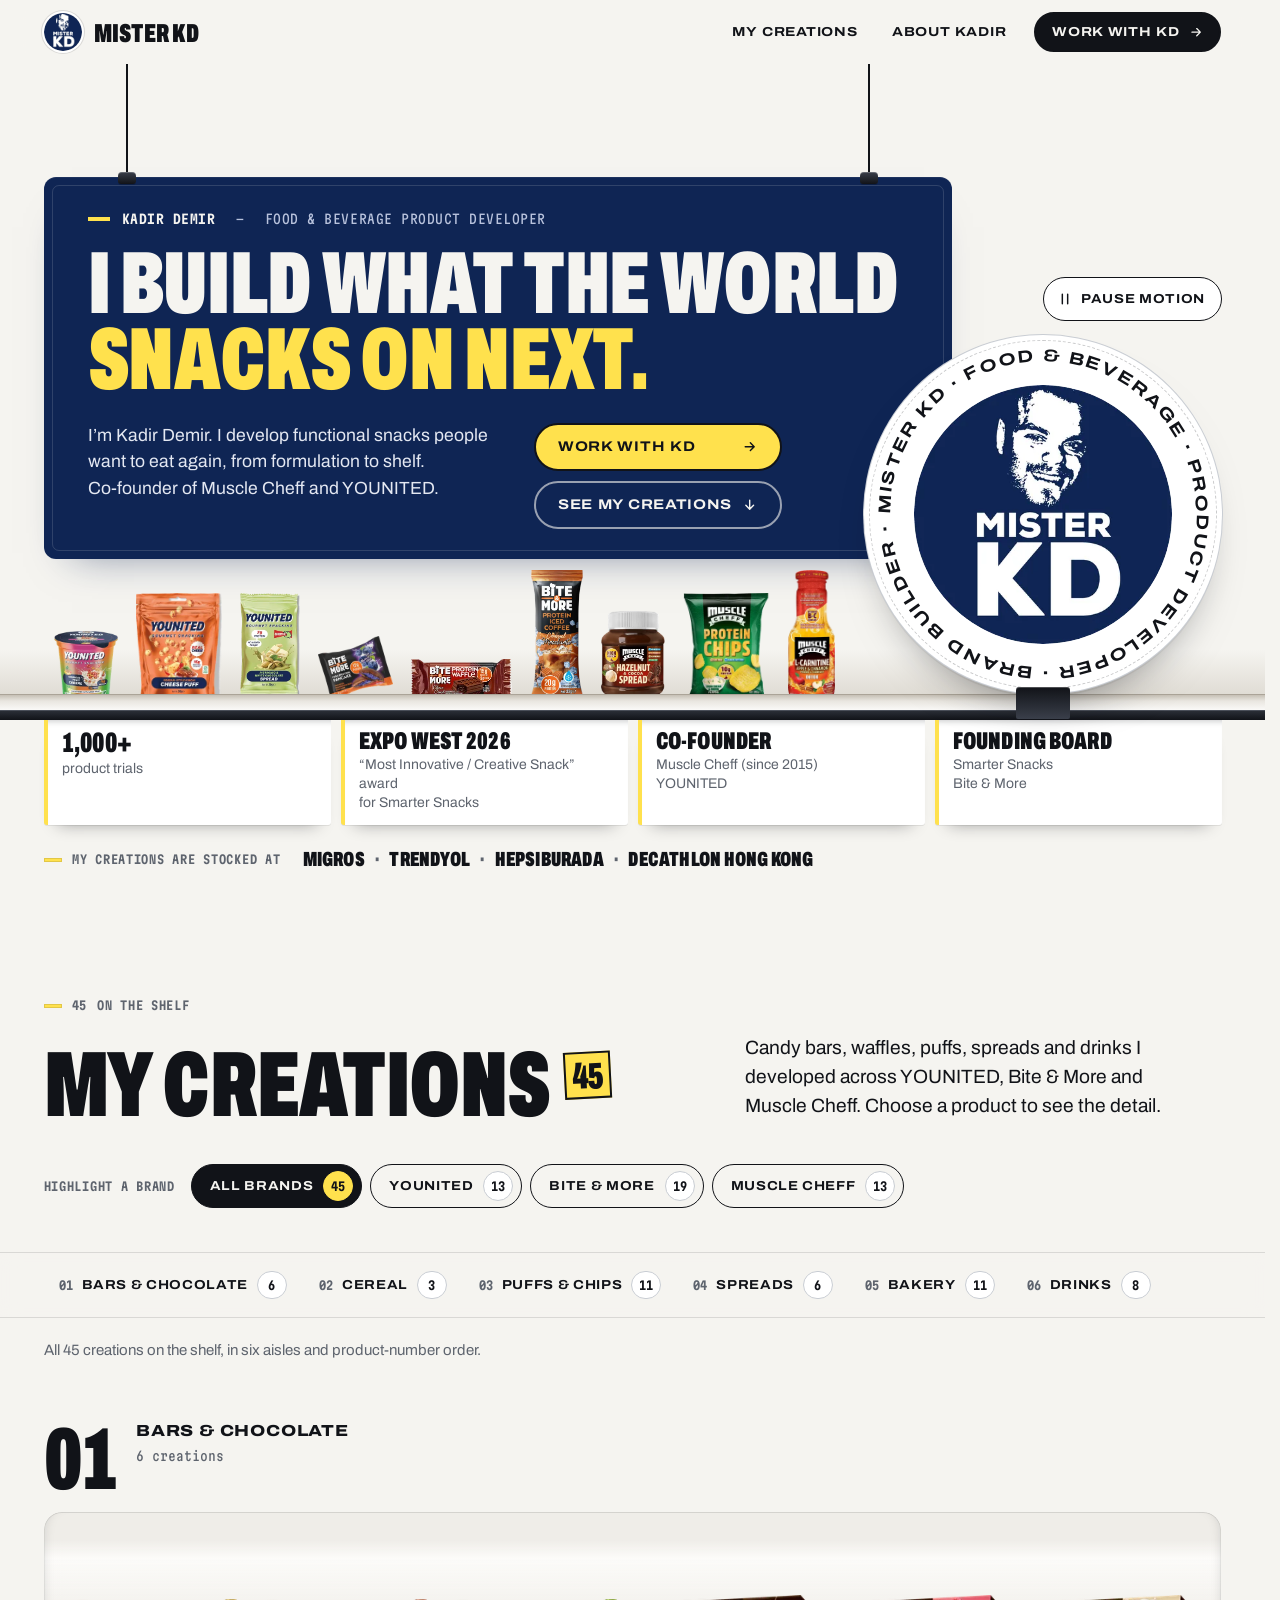
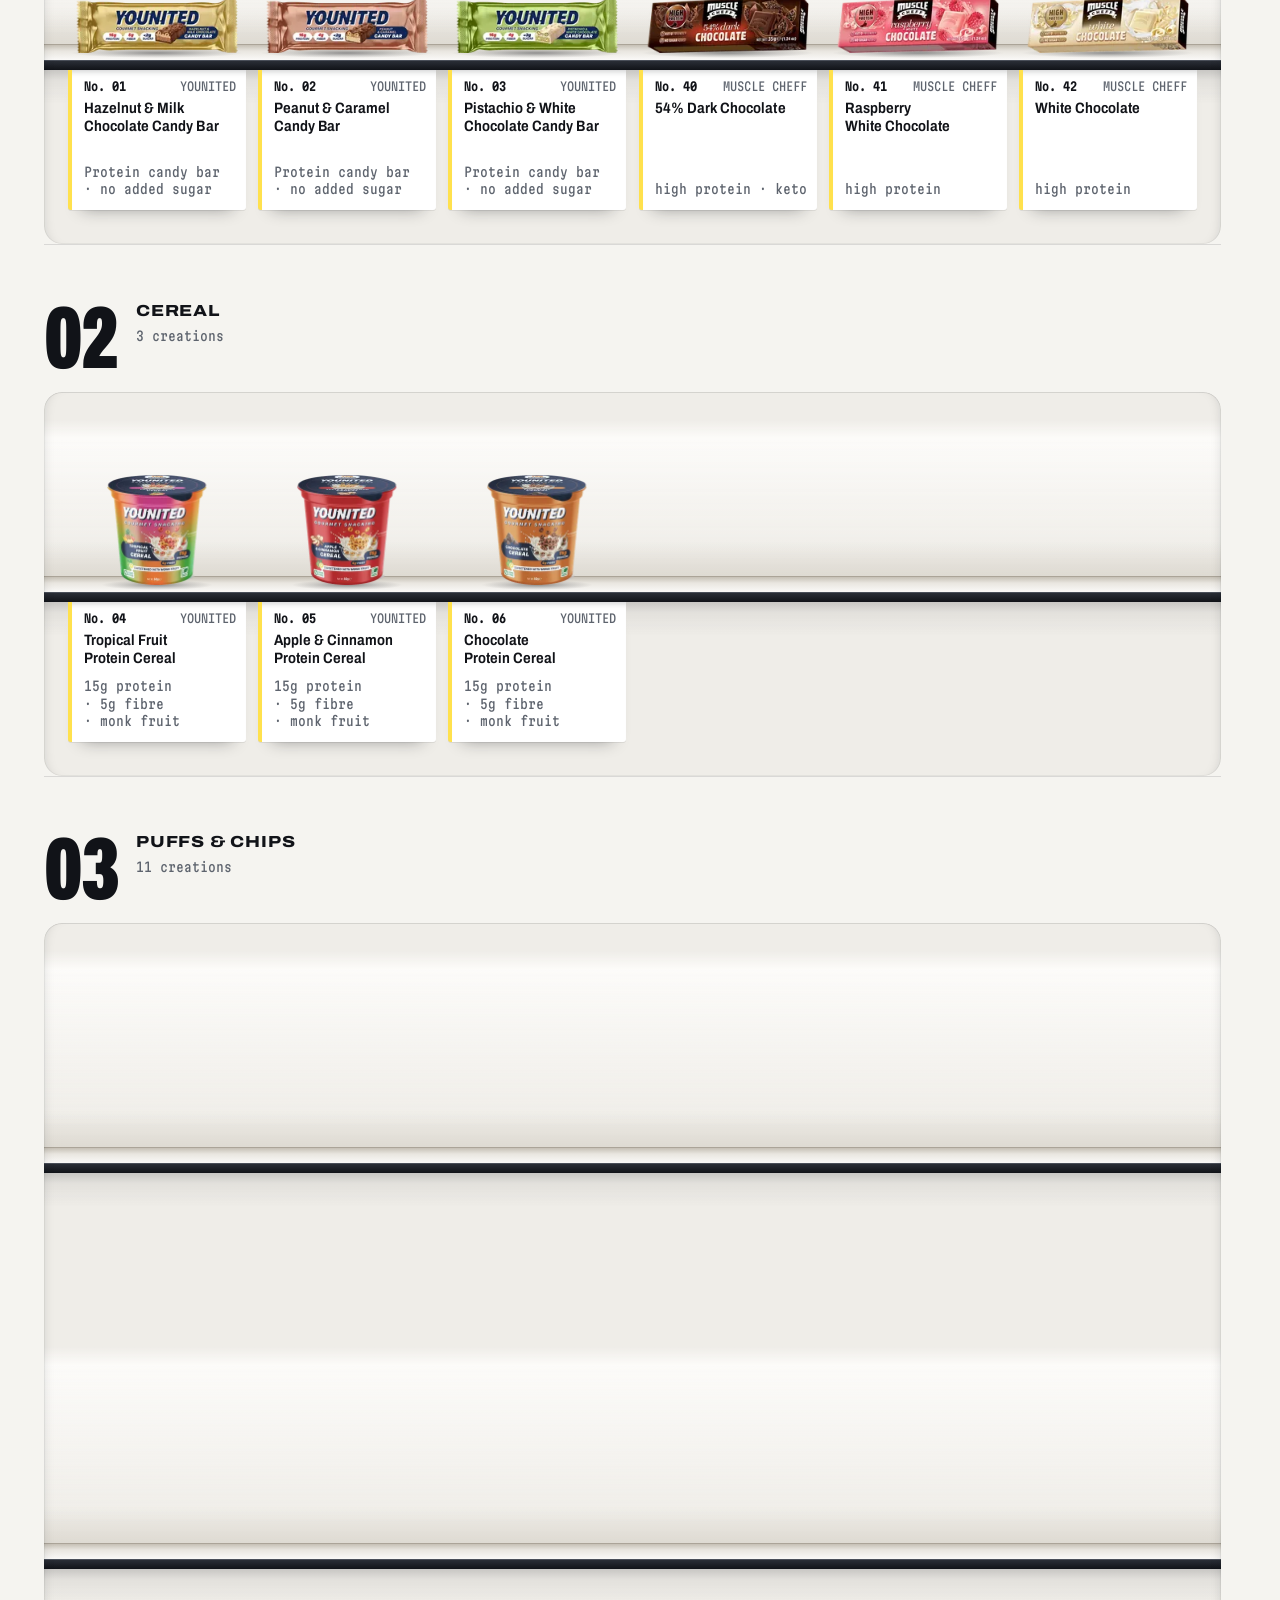
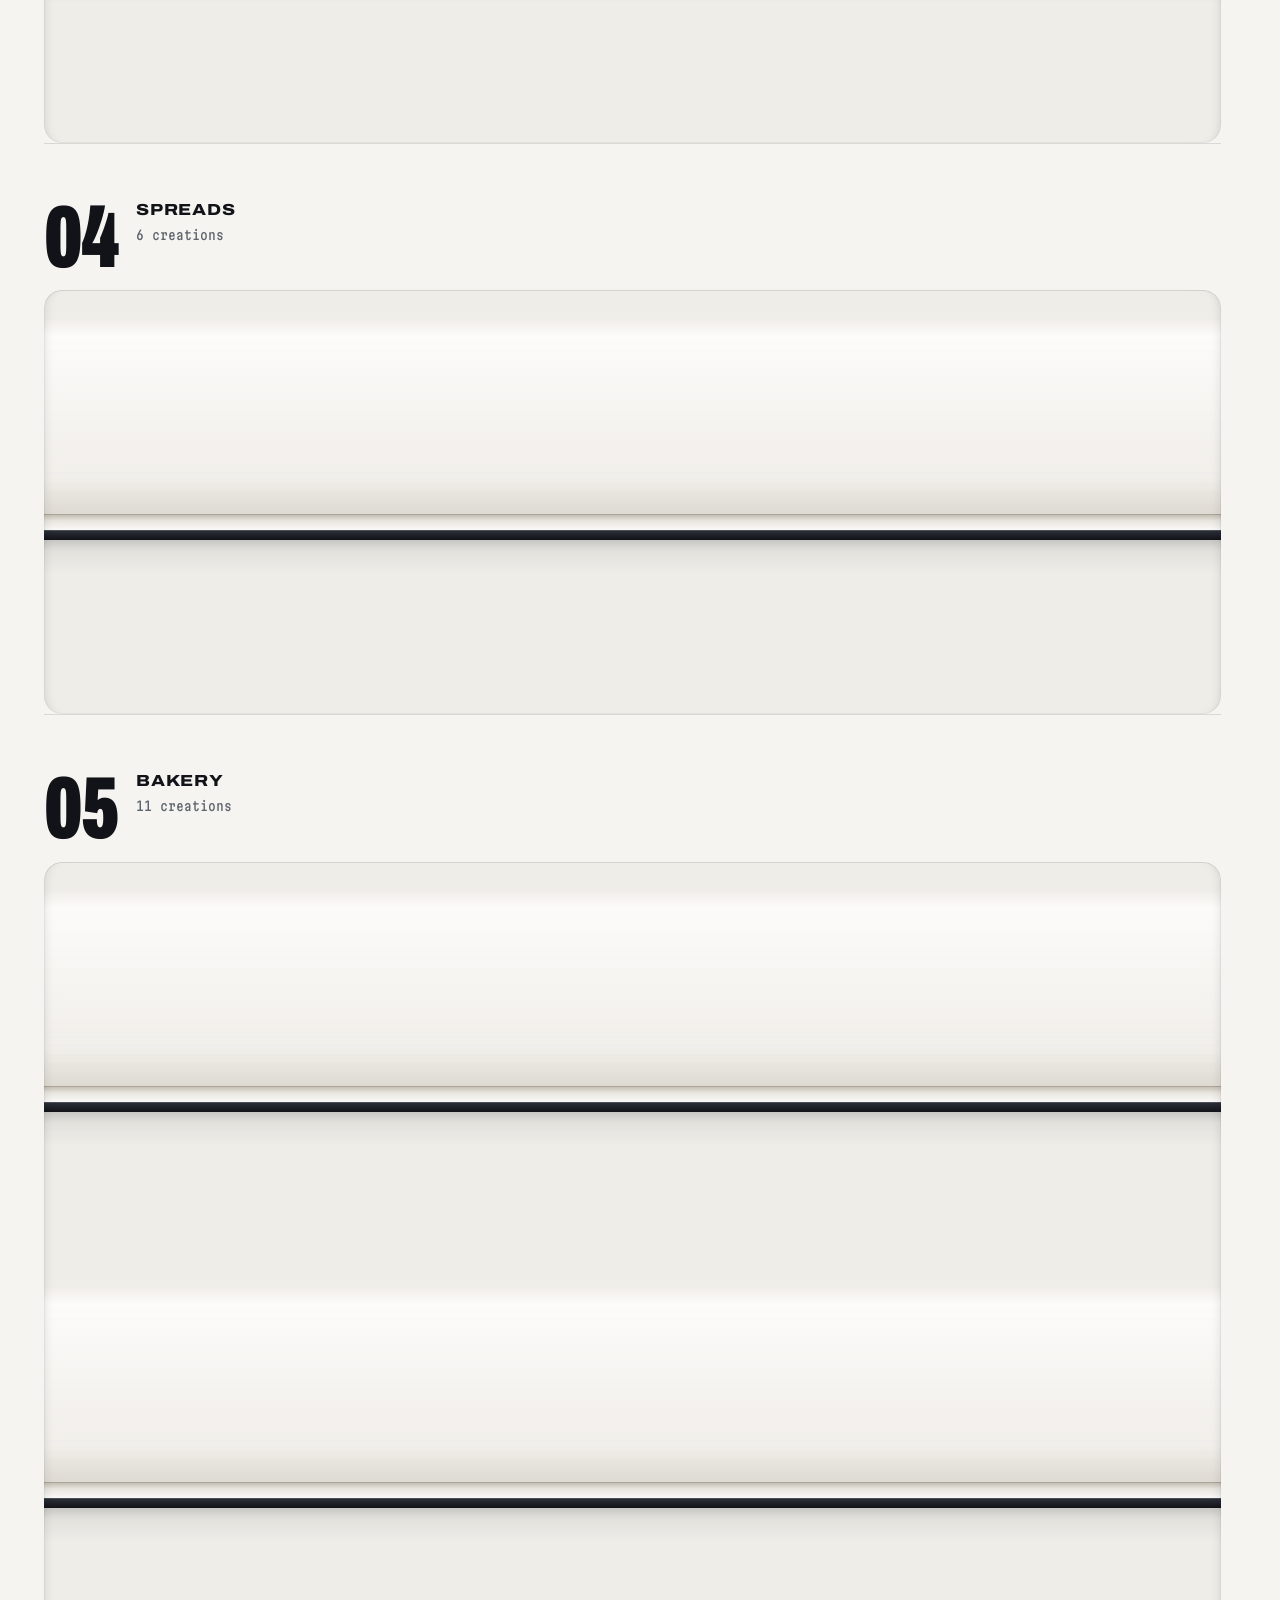
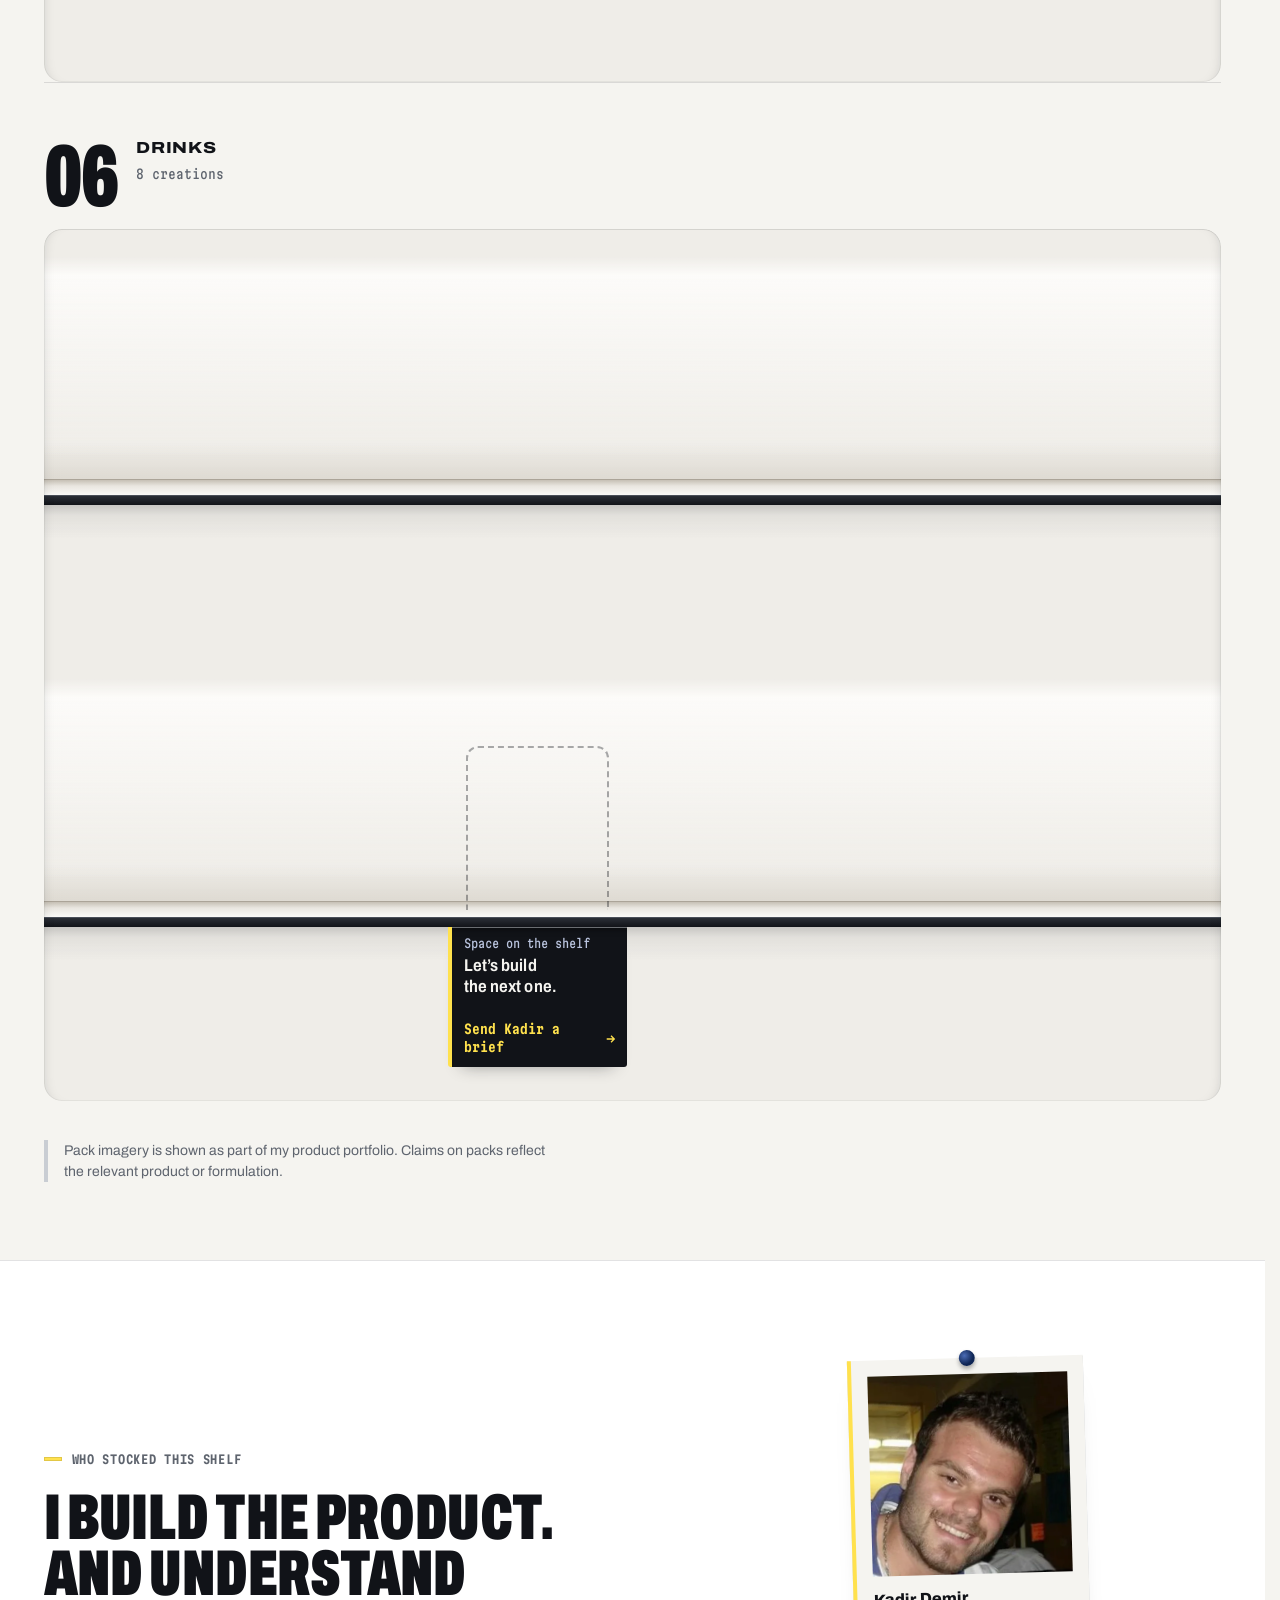
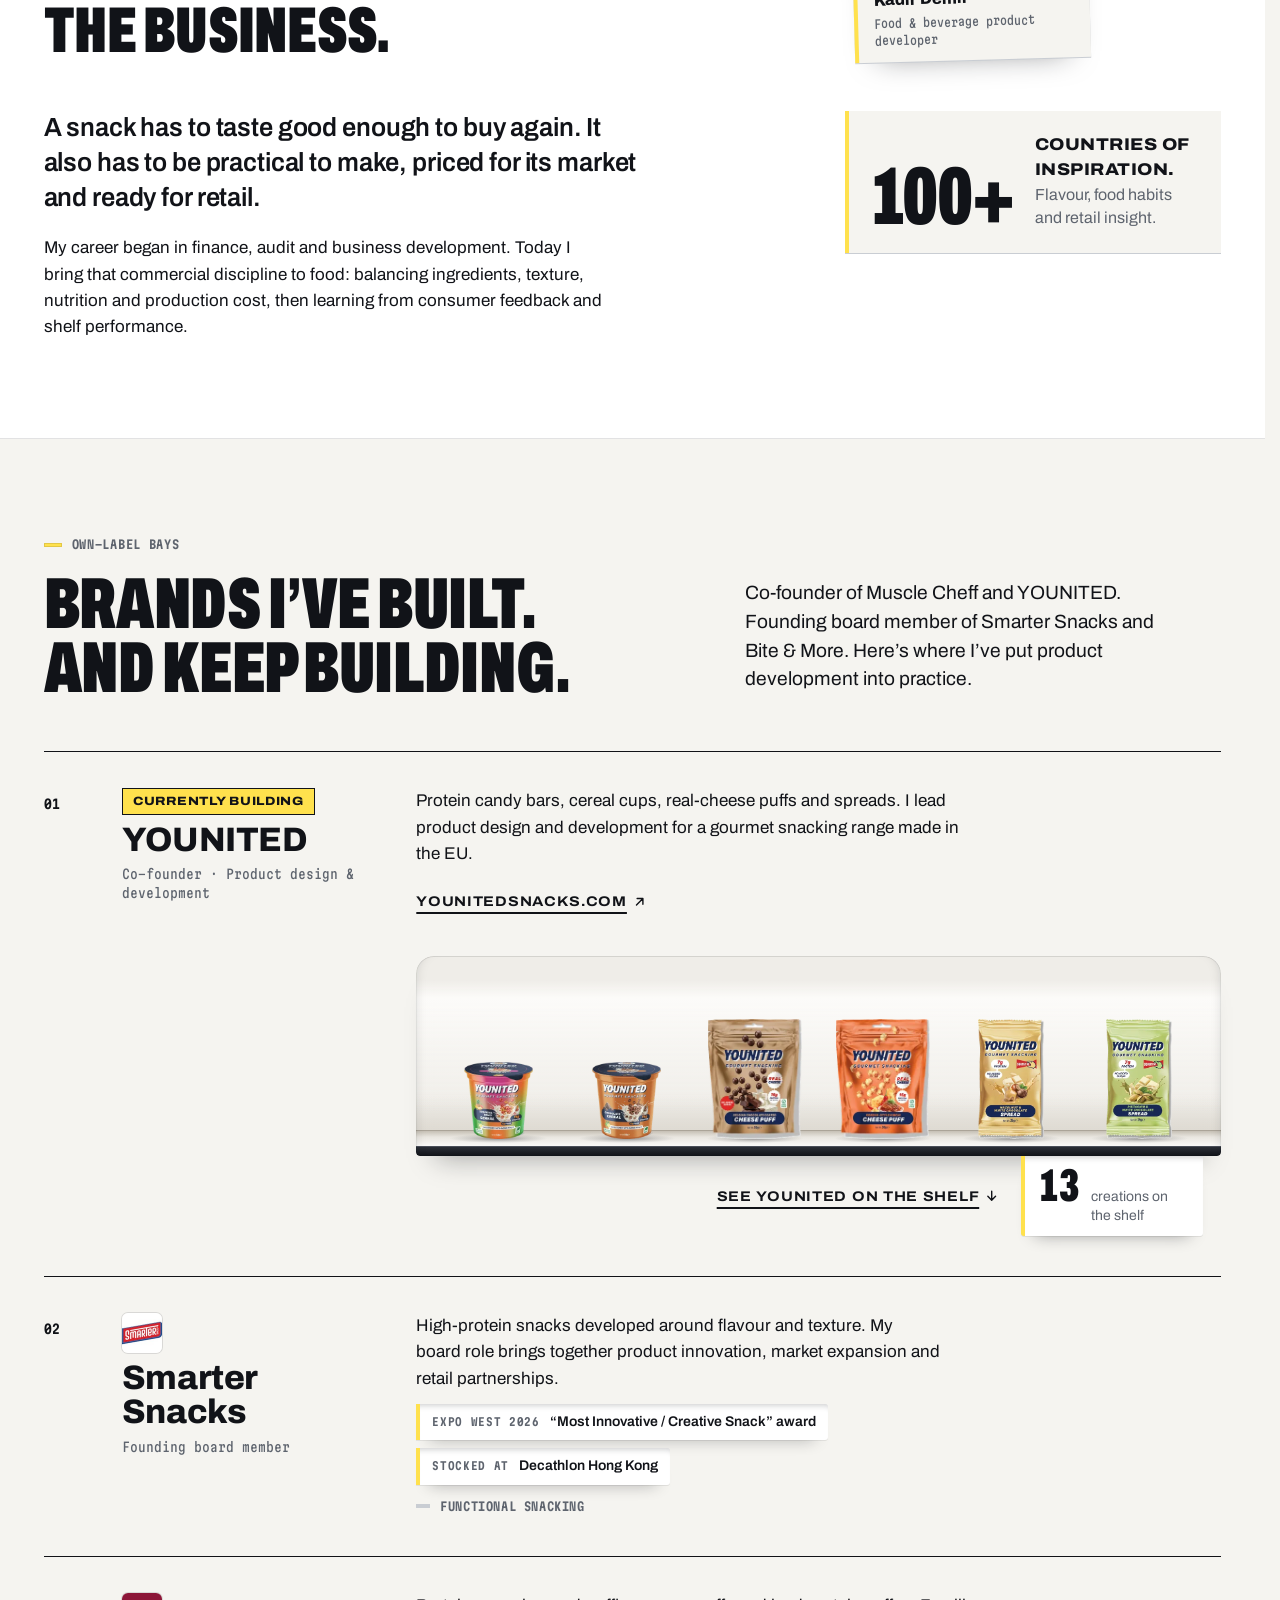
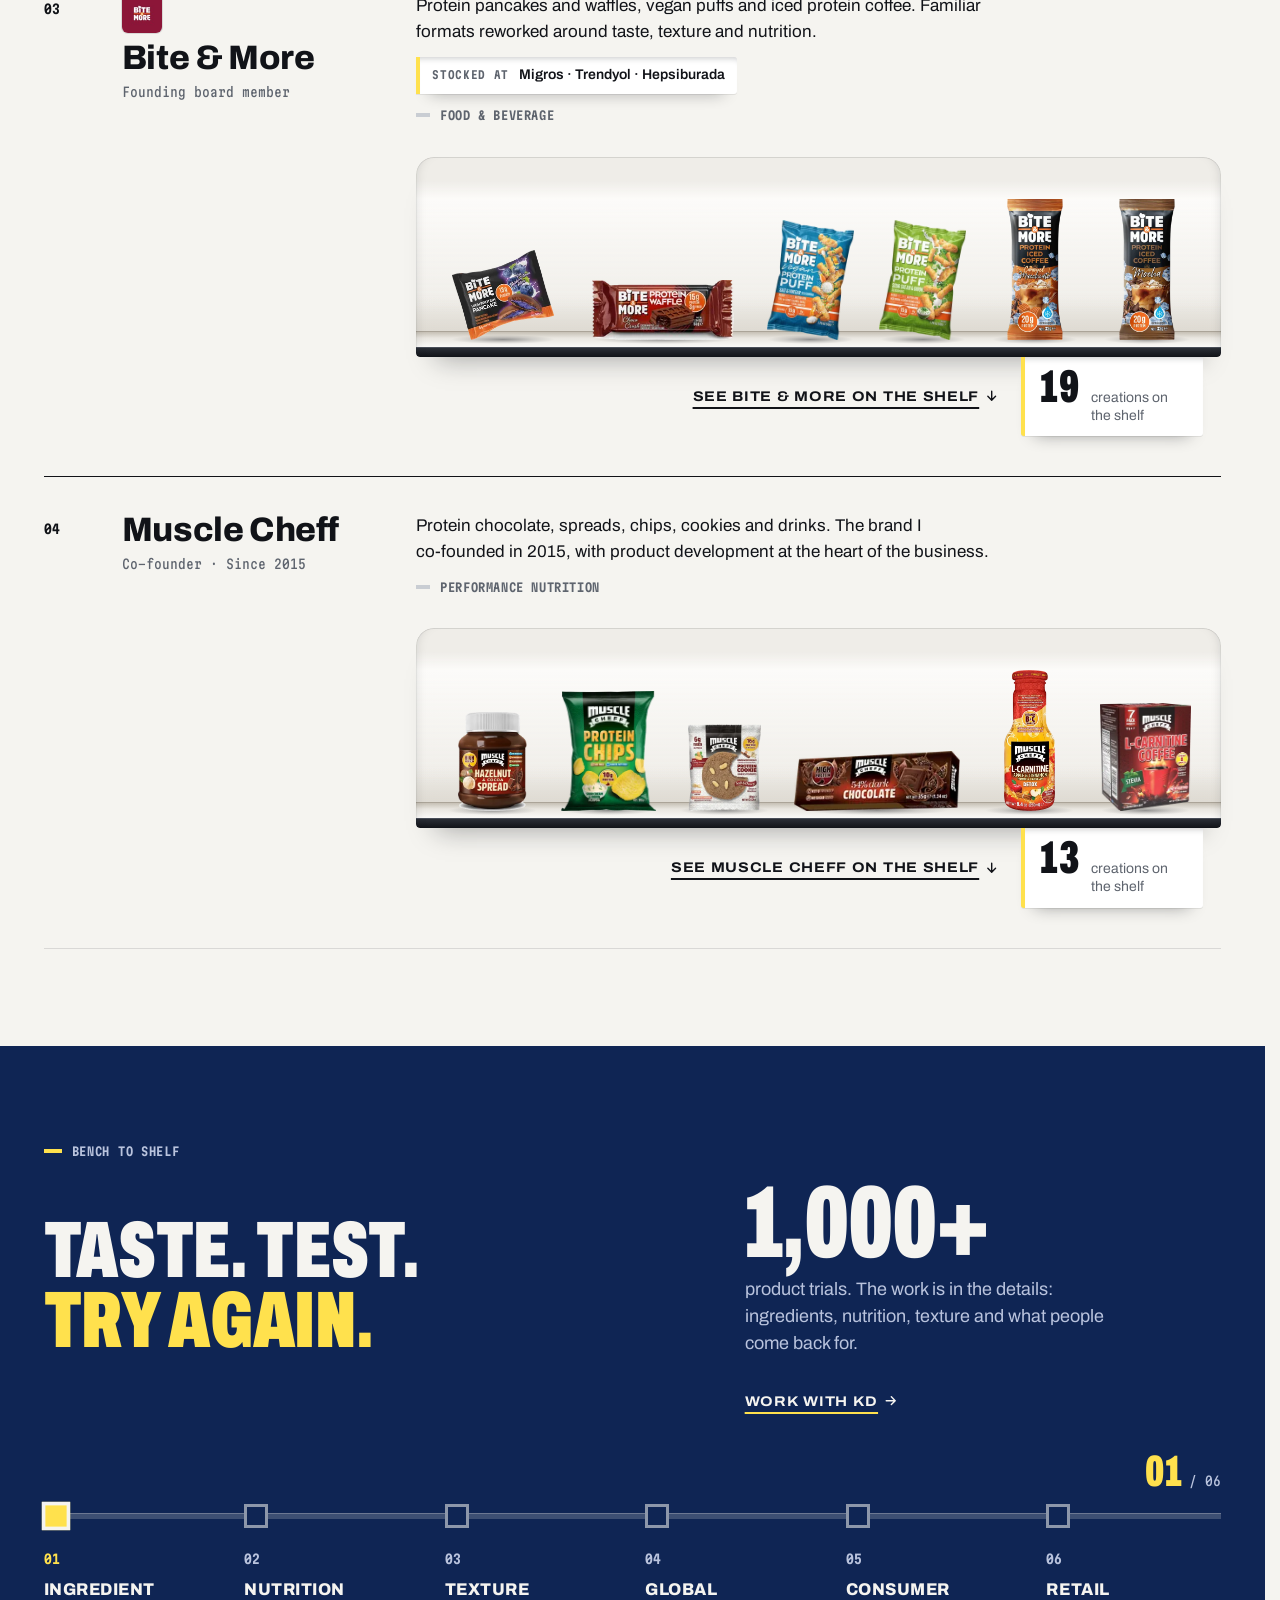
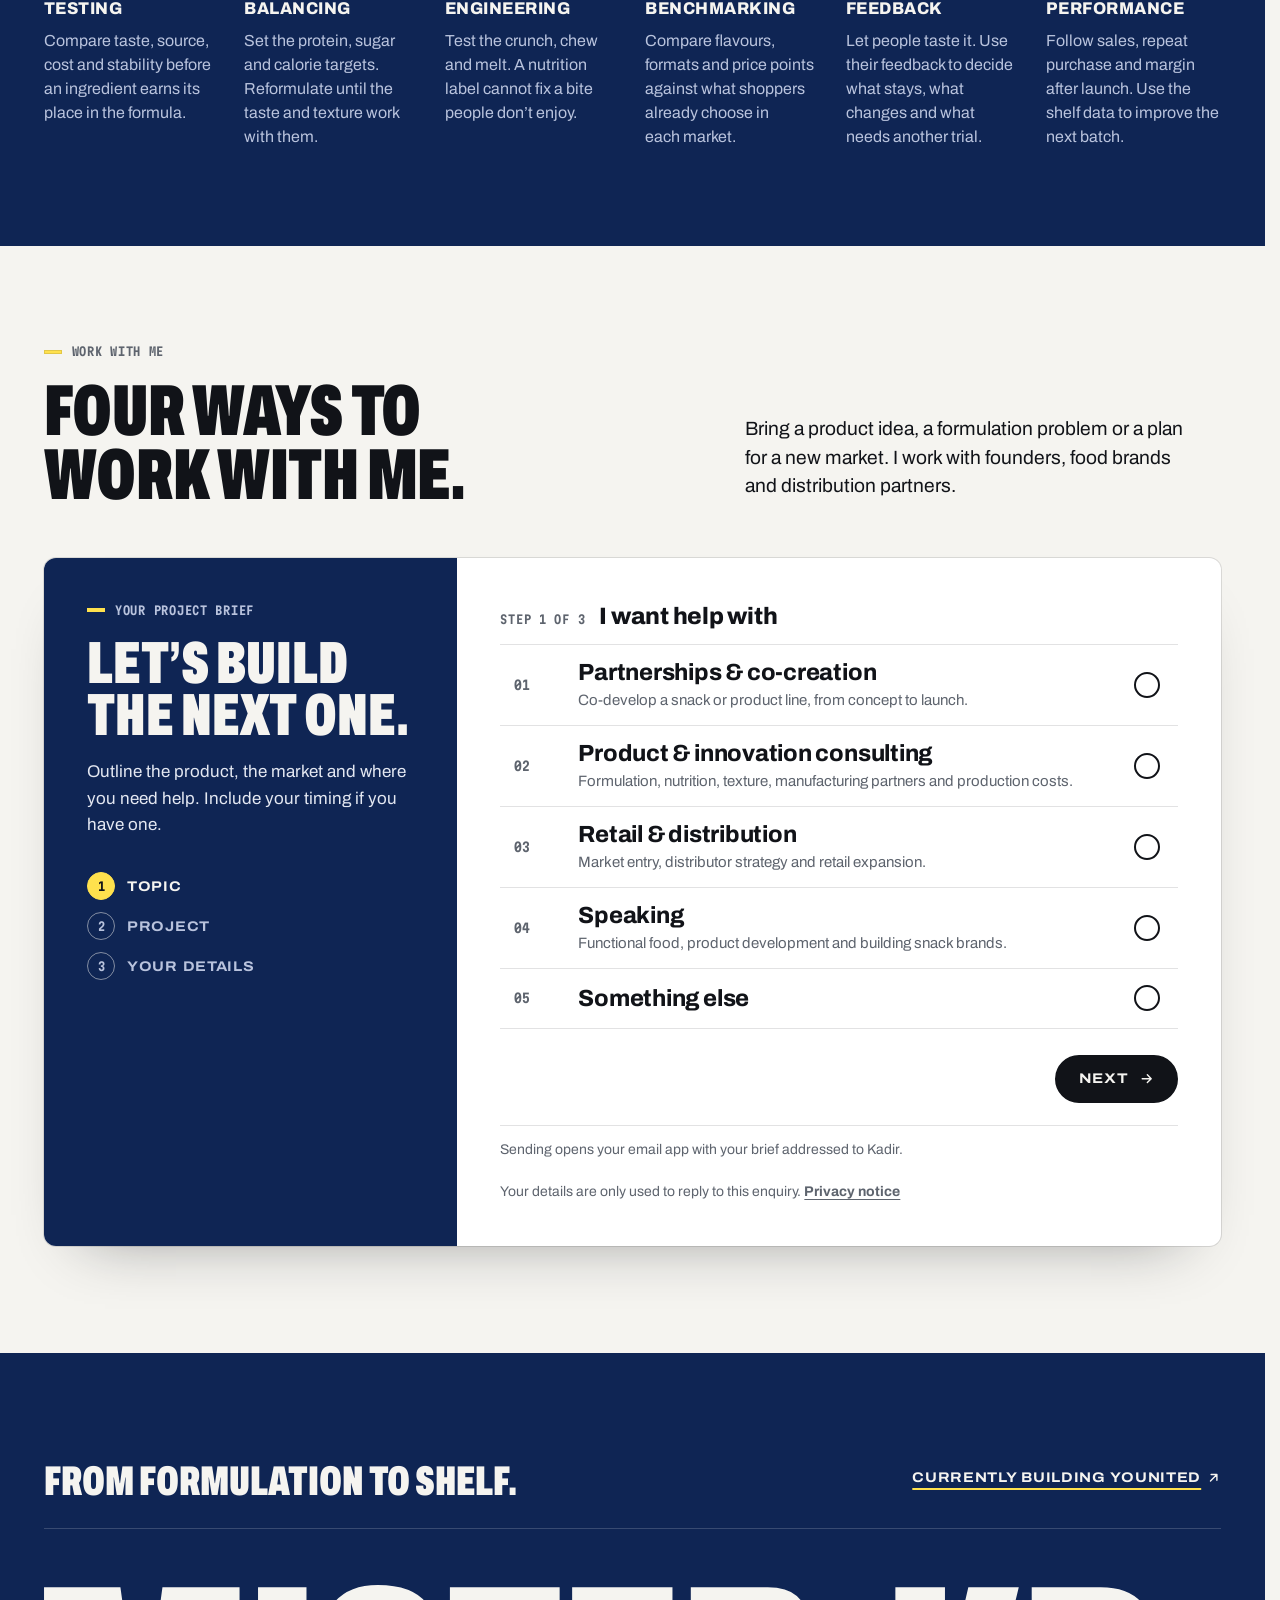
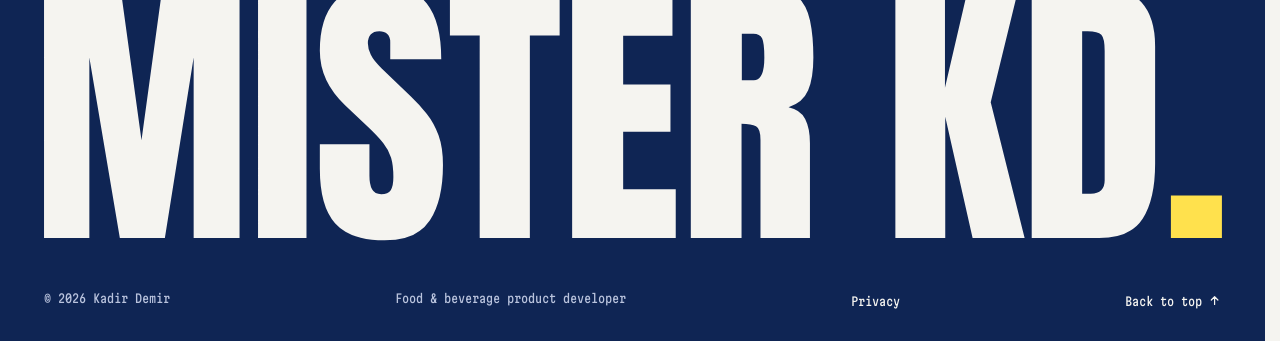
<file: index.html>
<!doctype html>
<html lang="en">
<head>
<meta charset="utf-8">
<meta name="viewport" content="width=device-width, initial-scale=1">
<title>Kadir Demir (Mister KD) — Food & beverage product developer</title>
<meta name="description" content="Kadir Demir develops functional snacks from formulation to shelf. See 45 product creations across YOUNITED, Bite & More and Muscle Cheff, and send Kadir a brief.">
<link rel="canonical" href="https://misterkd.com/">
<meta name="theme-color" content="#F5F4F0">
<meta property="og:type" content="profile">
<meta property="profile:first_name" content="Kadir"><meta property="profile:last_name" content="Demir">
<meta property="og:site_name" content="Mister KD">
<meta property="og:title" content="Mister KD — I build what the world snacks on next.">
<meta property="og:description" content="Kadir Demir. Food & beverage product developer. Co-founder of Muscle Cheff and YOUNITED. See my creations and work with me.">
<meta property="og:url" content="https://misterkd.com/">
<meta property="og:image" content="https://misterkd.com/derived/og.jpg"><meta property="og:image:width" content="1200"><meta property="og:image:height" content="630">
<meta property="og:image:alt" content="The Mister KD face badge as a sticker next to the headline I build what the world snacks on next.">
<meta name="twitter:card" content="summary_large_image"><meta name="twitter:title" content="Mister KD — I build what the world snacks on next.">
<meta name="twitter:description" content="Kadir Demir. Functional snacks from formulation to shelf. 45 product creations across YOUNITED, Bite & More and Muscle Cheff."><meta name="twitter:image" content="https://misterkd.com/derived/og.jpg">
<link rel="icon" href="assets/favicon.png" type="image/png"><link rel="apple-touch-icon" href="assets/apple-touch-icon.png">
<link rel="preload" href="fonts/archivo-display-caps.woff2?v=b1" as="font" type="font/woff2" crossorigin>
<link rel="preload" as="image" href="derived/kd-badge-720.webp" imagesrcset="derived/kd-badge-400.webp 400w, derived/kd-badge-720.webp 720w" imagesizes="(max-width: 760px) 140px, 296px" fetchpriority="high">
<link rel="stylesheet" href="styles.css?v=b4">
<noscript><style>
  /* Without JavaScript: the header nav is a plain wrapped row, the ring stands still (no pause control exists),
     and the offline note in the brief is the only status line. */
  .menu-toggle { display: none !important; }
  .site-nav { position: static !important; display: block !important; box-shadow: none !important; padding: 0 !important; border: 0 !important; background: none !important; }
  .sticker__ring { animation: none !important; }
  .brief__state { display: none !important; }
  .readout { display: none !important; } /* every stage is lit without JS, so no "01 / 06" step counter */
  .hero { --pause-room: 0px !important; }
  @media (max-width: 760px) {
    .site-header { height: auto !important; position: relative !important; }
    .site-header__inner { flex-wrap: wrap; padding-block: 8px; }
    .site-nav { flex-basis: 100%; }
    .site-nav ul { display: flex !important; flex-wrap: wrap; gap: 4px 6px !important; }
    .site-nav li { border: 0 !important; }
    .site-nav a:not(.btn) { min-height: 44px !important; width: auto !important; padding: 0 10px !important; font-size: 13px !important; }
    .site-nav__cta { margin: 0 !important; }
    .site-nav__cta .btn { width: auto !important; min-height: 44px !important; }
    .site-footer { padding-bottom: 24px !important; }
  }
</style></noscript>
<script type="application/ld+json">
{"@context":"https://schema.org","@type":"ProfilePage","dateCreated":"2026-09-03T00:00:00+03:00","dateModified":"2026-11-15T00:00:00+03:00","mainEntity":{"@type":"Person","@id":"https://misterkd.com/#person","name":"Kadir Demir","alternateName":"Mister KD","url":"https://misterkd.com/","image":"https://misterkd.com/assets/brand/logo-round.png","description":"Food & beverage product developer. Co-founder of Muscle Cheff and YOUNITED, founding board member of Smarter Snacks and Bite & More.","jobTitle":"Food & beverage product developer","worksFor":{"@type":"Organization","@id":"https://younitedsnacks.com/#org","name":"YOUNITED Gourmet Snacking","url":"https://younitedsnacks.com/"},"knowsAbout":["functional food","protein snacks","product development","FMCG","retail expansion","brand creation"]}}
</script>
<script type="application/json" id="kd-contact">{"email":null,"linkedin":null,"whatsapp":null}</script>
</head>
<body>
<a class="skip-link" href="#main">Skip to content</a>
<header class="site-header" id="top">
  <div class="site-header__inner">
    <a class="brand" href="#top"><img class="brand__badge" src="derived/kd-badge-400.webp" alt="" width="400" height="400" loading="lazy" decoding="async"><span class="brand__name">Mister KD</span></a>
    <button class="menu-toggle" type="button" aria-expanded="false" aria-controls="site-nav"><span class="menu-toggle__icon" aria-hidden="true"><span></span><span></span></span><span class="menu-toggle__label">Menu</span></button>
    <nav class="site-nav" id="site-nav" aria-label="Main navigation">
      <ul>
        <li><a href="#creations">My creations</a></li>
        <li><a href="#about">About Kadir</a></li>
        <li class="site-nav__cta"><a class="btn btn--tag btn--sm" href="#contact">Work with KD <svg class="i" viewBox="0 0 24 24" aria-hidden="true"><path d="M5 12h13M13 6l6 6-6 6"/></svg></a></li>
      </ul>
    </nav>
  </div>
</header>

<main id="main">
<!-- 1. HERO: the aisle sign, the curator sticker, the front shelf -->
<section class="hero" id="hero" aria-labelledby="hero-title" data-surface="light">
  <div class="hero__inner">
    <div class="hero__top">
      <div class="sign">
        <span class="sign__hanger sign__hanger--l" aria-hidden="true"></span>
        <span class="sign__hanger sign__hanger--r" aria-hidden="true"></span>
        <p class="sign__eyebrow"><span class="sign__name">Kadir Demir</span><span class="sign__dash"> — </span><span class="sign__role">Food &amp; beverage product developer</span></p>
        <h1 class="sign__title" id="hero-title"><span class="sign__line">I build what <span class="nw">the world</span></span> <span class="sign__line sign__line--tag">snacks <span class="nw">on next.</span></span></h1>
        <div class="sign__foot">
          <p class="sign__intro">I’m Kadir Demir. I develop functional snacks people want to eat again, from formulation to shelf. Co&#8209;founder of Muscle Cheff and YOUNITED.</p>
          <div class="sign__ctas">
            <a class="btn btn--tag" href="#contact">Work with KD <svg class="i" viewBox="0 0 24 24" aria-hidden="true"><path d="M5 12h13M13 6l6 6-6 6"/></svg></a>
            <a class="btn btn--ghost-dark" href="#creations">See my creations <svg class="i" viewBox="0 0 24 24" aria-hidden="true"><path d="M12 5v13M6 13l6 6 6-6"/></svg></a>
          </div>
        </div>
      </div>
    </div>
    <div class="front">
      <div class="front__packs" aria-hidden="true">
<!-- build:front -->
        <span class="front__item pack--cup"><img src="derived/c/yn-cereal-tropical-cut-clean.webp" srcset="derived/c/yn-cereal-tropical-cut-clean-200.webp 200w, derived/c/yn-cereal-tropical-cut-clean-300.webp 300w, derived/c/yn-cereal-tropical-cut-clean-400.webp 400w, derived/c/yn-cereal-tropical-cut-clean-600.webp 600w, derived/c/yn-cereal-tropical-cut-clean.webp 617w" sizes="(max-width: 760px) 80px, 112px" alt="" width="617" height="686" loading="eager" fetchpriority="low" decoding="async"></span>
        <span class="front__item pack--pouch"><img src="assets/creations/yn-puff-korean-kimchi-cut.webp" srcset="derived/c/yn-puff-korean-kimchi-cut-200.webp 200w, derived/c/yn-puff-korean-kimchi-cut-300.webp 300w, derived/c/yn-puff-korean-kimchi-cut-400.webp 400w, derived/c/yn-puff-korean-kimchi-cut-600.webp 600w" sizes="(max-width: 760px) 106px, 140px" alt="" width="950" height="1212" loading="eager" fetchpriority="low" decoding="async"></span>
        <span class="front__item pack--pouch"><img src="assets/creations/yn-spread-pistachio-white-chocolate-cut.webp" srcset="derived/c/yn-spread-pistachio-white-chocolate-cut-200.webp 200w, derived/c/yn-spread-pistachio-white-chocolate-cut-300.webp 300w, derived/c/yn-spread-pistachio-white-chocolate-cut-400.webp 400w, derived/c/yn-spread-pistachio-white-chocolate-cut-600.webp 600w, assets/creations/yn-spread-pistachio-white-chocolate-cut.webp 674w" sizes="(max-width: 760px) 106px, 140px" alt="" width="674" height="1222" loading="eager" fetchpriority="low" decoding="async"></span>
        <span class="front__item pack--pillow"><img src="assets/creations/bm-pancake-blueberry-cut.webp" srcset="derived/c/bm-pancake-blueberry-cut-200.webp 200w, derived/c/bm-pancake-blueberry-cut-300.webp 300w, derived/c/bm-pancake-blueberry-cut-400.webp 400w, derived/c/bm-pancake-blueberry-cut-600.webp 600w" sizes="(max-width: 760px) 92px, 120px" alt="" width="1200" height="1054" loading="eager" fetchpriority="low" decoding="async"></span>
        <span class="front__item pack--flat"><img src="assets/creations/bm-waffle-choco-crush-cut.webp" srcset="derived/c/bm-waffle-choco-crush-cut-200.webp 200w, derived/c/bm-waffle-choco-crush-cut-300.webp 300w, derived/c/bm-waffle-choco-crush-cut-400.webp 400w, derived/c/bm-waffle-choco-crush-cut-600.webp 600w" sizes="(max-width: 760px) 124px, 170px" alt="" width="1200" height="511" loading="lazy" decoding="async"></span>
        <span class="front__item pack--tall"><img src="assets/creations/bm-iced-coffee-caramel-macchiato.webp" srcset="derived/c/bm-iced-coffee-caramel-macchiato-200.webp 200w, derived/c/bm-iced-coffee-caramel-macchiato-300.webp 300w, derived/c/bm-iced-coffee-caramel-macchiato-400.webp 400w, assets/creations/bm-iced-coffee-caramel-macchiato.webp 476w" sizes="(max-width: 760px) 62px, 84px" alt="" width="476" height="1200" loading="lazy" decoding="async"></span>
        <span class="front__item pack--jar"><img src="assets/creations/mc-hazelnut-cocoa-spread-cut.webp" srcset="derived/c/mc-hazelnut-cocoa-spread-cut-200.webp 200w, derived/c/mc-hazelnut-cocoa-spread-cut-300.webp 300w, derived/c/mc-hazelnut-cocoa-spread-cut-400.webp 400w, derived/c/mc-hazelnut-cocoa-spread-cut-600.webp 600w" sizes="(max-width: 760px) 80px, 110px" alt="" width="843" height="1200" loading="lazy" decoding="async"></span>
        <span class="front__item pack--pouch"><img src="assets/creations/mc-protein-chips-sour-cream-cut.webp" srcset="derived/c/mc-protein-chips-sour-cream-cut-200.webp 200w, derived/c/mc-protein-chips-sour-cream-cut-300.webp 300w, derived/c/mc-protein-chips-sour-cream-cut-400.webp 400w, derived/c/mc-protein-chips-sour-cream-cut-600.webp 600w" sizes="(max-width: 760px) 106px, 140px" alt="" width="951" height="1200" loading="lazy" decoding="async"></span>
        <span class="front__item pack--tall"><img src="assets/creations/mc-l-carnitine-apple-cinnamon-cut.webp" srcset="derived/c/mc-l-carnitine-apple-cinnamon-cut-200.webp 200w, derived/c/mc-l-carnitine-apple-cinnamon-cut-300.webp 300w, assets/creations/mc-l-carnitine-apple-cinnamon-cut.webp 379w" sizes="(max-width: 760px) 62px, 84px" alt="" width="379" height="1062" loading="lazy" decoding="async"></span>
<!-- /build:front -->
      </div>
      <div class="sticker">
        <div class="sticker__disc">
          <svg class="sticker__ring" viewBox="0 0 400 400" aria-hidden="true" focusable="false"><defs><path id="ring-path" d="M200,200 m-171,0 a171,171 0 1,1 342,0 a171,171 0 1,1 -342,0"/></defs><!-- four phrases on one path (offsets from Archivo 700/125 metrics): no single text box covers the whole ring, so the ring is never the LCP --><text><textPath href="#ring-path" startOffset="0" textLength="170.5" lengthAdjust="spacing">MISTER KD ·</textPath></text><text><textPath href="#ring-path" startOffset="180.2" textLength="286.3" lengthAdjust="spacing">FOOD &amp; BEVERAGE ·</textPath></text><text><textPath href="#ring-path" startOffset="476.2" textLength="331" lengthAdjust="spacing">PRODUCT DEVELOPER ·</textPath></text><text><textPath href="#ring-path" startOffset="817" textLength="245.3" lengthAdjust="spacing">BRAND BUILDER ·</textPath></text></svg>
          <img class="sticker__face" src="derived/kd-badge-720.webp" srcset="derived/kd-badge-400.webp 400w, derived/kd-badge-720.webp 720w" sizes="(max-width: 760px) 150px, 270px" alt="Kadir Demir — the Mister KD badge" width="720" height="720" fetchpriority="high" decoding="async">
        </div>
        <button class="motion-toggle" type="button" aria-pressed="false" hidden><svg class="i i--pause" viewBox="0 0 24 24" aria-hidden="true"><path d="M8 5v14M16 5v14"/></svg><svg class="i i--play" viewBox="0 0 24 24" aria-hidden="true"><path d="M7 4.5v15l12-7.5z"/></svg><span class="motion-toggle__label">Pause motion</span></button>
      </div>
    </div>
    <ul class="proof" aria-label="Kadir Demir at a glance">
      <li class="proof__item"><span class="proof__k">1,000+</span><span class="proof__v">product trials</span></li>
      <li class="proof__item"><span class="proof__k proof__k--word">Expo West 2026</span><span class="proof__v">“Most Innovative / Creative Snack” award <span class="nw">for Smarter Snacks</span></span></li>
      <li class="proof__item"><span class="proof__k proof__k--word">Co&#8209;founder</span><span class="proof__v"><span class="nw">Muscle Cheff <span class="proof__since">(since 2015)</span></span><span class="proof__sep"> · </span><span class="nw">YOUNITED</span></span></li>
      <li class="proof__item"><span class="proof__k proof__k--word">Founding board</span><span class="proof__v"><span class="nw">Smarter Snacks</span><span class="proof__sep"> · </span><span class="nw">Bite &amp; More</span></span></li>
    </ul>
    <div class="stockists">
      <p class="stockists__k" id="stockists-k">My creations are stocked at</p>
      <div class="stockists__clip">
        <ul class="stockists__list" aria-labelledby="stockists-k">
          <li>Migros</li>
          <li>Trendyol</li>
          <li>Hepsiburada</li>
          <li><span class="nw">Decathlon Hong Kong</span></li>
        </ul>
      </div>
    </div>
  </div>
</section>

<!-- 2. MY CREATIONS: six aisles, all 45 on the shelf -->
<section class="creations" id="creations" aria-labelledby="creations-title" data-surface="light">
  <div class="wrap">
    <div class="creations__head">
      <p class="eyebrow"><span data-count="total">45</span> on the shelf</p>
      <h2 class="display" id="creations-title">My <span class="nw">Creations<span class="vh">, </span> <span class="count-tag"><span data-count="total">45</span><span class="vh"> products</span></span></span></h2>
      <p class="lede">Candy bars, waffles, puffs, spreads and drinks I developed across YOUNITED, Bite &amp; More and Muscle Cheff. Choose a product to see the detail.</p>
      <div class="highlight" role="group" aria-labelledby="highlight-label" hidden>
        <p class="highlight__label" id="highlight-label">Highlight a brand</p>
        <div class="highlight__buttons">
          <button class="chip" type="button" data-highlight="all" aria-pressed="true">All brands <span class="chip__n" data-count="total">45</span></button>
          <button class="chip" type="button" data-highlight="YOUNITED" aria-pressed="false">YOUNITED <span class="chip__n" data-count="YOUNITED">13</span></button>
          <button class="chip" type="button" data-highlight="Bite &amp; More" aria-pressed="false">Bite &amp; More <span class="chip__n" data-count="Bite &amp; More">19</span></button>
          <button class="chip" type="button" data-highlight="Muscle Cheff" aria-pressed="false">Muscle Cheff <span class="chip__n" data-count="Muscle Cheff">13</span></button>
        </div>
      </div>
    </div>
  </div>
  <nav class="aisle-bar" aria-label="Aisles">
    <ul class="aisle-bar__list">
      <li><a class="aisle-chip" href="#aisle-bars"><span class="aisle-chip__no">01</span> Bars &amp; chocolate <span class="aisle-chip__n" data-aisle-chip="bars">6</span></a></li>
      <li><a class="aisle-chip" href="#aisle-cereal"><span class="aisle-chip__no">02</span> Cereal <span class="aisle-chip__n" data-aisle-chip="cereal">3</span></a></li>
      <li><a class="aisle-chip" href="#aisle-puffs"><span class="aisle-chip__no">03</span> Puffs &amp; chips <span class="aisle-chip__n" data-aisle-chip="puffs">11</span></a></li>
      <li><a class="aisle-chip" href="#aisle-spreads"><span class="aisle-chip__no">04</span> Spreads <span class="aisle-chip__n" data-aisle-chip="spreads">6</span></a></li>
      <li><a class="aisle-chip" href="#aisle-bakery"><span class="aisle-chip__no">05</span> Bakery <span class="aisle-chip__n" data-aisle-chip="bakery">11</span></a></li>
      <li><a class="aisle-chip" href="#aisle-drinks"><span class="aisle-chip__no">06</span> Drinks <span class="aisle-chip__n" data-aisle-chip="drinks">8</span></a></li>
    </ul>
  </nav>
  <div class="wrap">
    <p class="shelf-status" role="status" aria-live="polite"><span data-count="total">45</span> creations in six aisles, in product-number order.</p>
    <div class="aisles">
<!-- build:aisles -->
    <section class="aisle" id="aisle-bars" aria-labelledby="aisle-bars-title" data-aisle="bars">
      <header class="aisle__head">
        <span class="aisle__no" aria-hidden="true">01</span>
        <h3 class="aisle__title" id="aisle-bars-title"><span class="vh">Aisle 01: </span>Bars &amp; chocolate</h3>
        <p class="aisle__count"><span data-aisle-total>6</span> creations</p>
        <p class="aisle__note" hidden></p>
        <div class="aisle__ctrl" hidden>
          <span class="aisle__more" aria-hidden="true"></span>
          <button class="icon-btn" type="button" data-scroll="-1" aria-controls="aisle-bars-shelf" aria-label="Previous packs in Bars &amp; chocolate"><svg viewBox="0 0 24 24" aria-hidden="true"><path d="M15 5l-7 7 7 7"/></svg></button>
          <button class="icon-btn" type="button" data-scroll="1" aria-controls="aisle-bars-shelf" aria-label="Next packs in Bars &amp; chocolate"><svg viewBox="0 0 24 24" aria-hidden="true"><path d="M9 5l7 7-7 7"/></svg></button>
        </div>
      </header>
      <ul class="shelf" id="aisle-bars-shelf">
        <li class="facing">
          <a class="pack pack--flat" href="assets/creations/yn-bar-hazelnut-milk-chocolate-cut.webp" data-product="yn-bar-hazelnut-milk-chocolate" data-no="01" data-brand="YOUNITED" data-category="bars" data-format="Bars &amp; chocolate">
            <span class="pack__stage"><img src="assets/creations/yn-bar-hazelnut-milk-chocolate-cut.webp" srcset="derived/c/yn-bar-hazelnut-milk-chocolate-cut-200.webp 200w, derived/c/yn-bar-hazelnut-milk-chocolate-cut-300.webp 300w, derived/c/yn-bar-hazelnut-milk-chocolate-cut-400.webp 400w, derived/c/yn-bar-hazelnut-milk-chocolate-cut-600.webp 600w" sizes="(max-width: 760px) 40vw, 172px" alt="" width="1297" height="436" loading="lazy" decoding="async"></span>
            <span class="label"><span class="label__top"><span class="label__no">No. 01</span><span class="vh">, </span><span class="label__brand">YOUNITED</span></span><span class="vh">, </span><span class="label__name">Hazelnut &amp; Milk Chocolate Candy Bar</span><span class="vh">, </span><span class="label__claim"><span class="cf">Protein candy bar</span> <span class="cf">· no added sugar</span></span></span>
          </a>
        </li>
        <li class="facing">
          <a class="pack pack--flat" href="assets/creations/yn-bar-peanut-caramel-cut.webp" data-product="yn-bar-peanut-caramel" data-no="02" data-brand="YOUNITED" data-category="bars" data-format="Bars &amp; chocolate">
            <span class="pack__stage"><img src="assets/creations/yn-bar-peanut-caramel-cut.webp" srcset="derived/c/yn-bar-peanut-caramel-cut-200.webp 200w, derived/c/yn-bar-peanut-caramel-cut-300.webp 300w, derived/c/yn-bar-peanut-caramel-cut-400.webp 400w, derived/c/yn-bar-peanut-caramel-cut-600.webp 600w" sizes="(max-width: 760px) 40vw, 172px" alt="" width="1297" height="436" loading="lazy" decoding="async"></span>
            <span class="label"><span class="label__top"><span class="label__no">No. 02</span><span class="vh">, </span><span class="label__brand">YOUNITED</span></span><span class="vh">, </span><span class="label__name">Peanut &amp; Caramel Candy Bar</span><span class="vh">, </span><span class="label__claim"><span class="cf">Protein candy bar</span> <span class="cf">· no added sugar</span></span></span>
          </a>
        </li>
        <li class="facing">
          <a class="pack pack--flat" href="assets/creations/yn-bar-pistachio-white-chocolate-cut.webp" data-product="yn-bar-pistachio-white-chocolate" data-no="03" data-brand="YOUNITED" data-category="bars" data-format="Bars &amp; chocolate">
            <span class="pack__stage"><img src="assets/creations/yn-bar-pistachio-white-chocolate-cut.webp" srcset="derived/c/yn-bar-pistachio-white-chocolate-cut-200.webp 200w, derived/c/yn-bar-pistachio-white-chocolate-cut-300.webp 300w, derived/c/yn-bar-pistachio-white-chocolate-cut-400.webp 400w, derived/c/yn-bar-pistachio-white-chocolate-cut-600.webp 600w" sizes="(max-width: 760px) 40vw, 172px" alt="" width="1297" height="436" loading="lazy" decoding="async"></span>
            <span class="label"><span class="label__top"><span class="label__no">No. 03</span><span class="vh">, </span><span class="label__brand">YOUNITED</span></span><span class="vh">, </span><span class="label__name">Pistachio &amp; White Chocolate Candy Bar</span><span class="vh">, </span><span class="label__claim"><span class="cf">Protein candy bar</span> <span class="cf">· no added sugar</span></span></span>
          </a>
        </li>
        <li class="facing">
          <a class="pack pack--flat" href="assets/creations/mc-dark-chocolate-54-cut.webp" data-product="mc-dark-chocolate-54" data-no="40" data-brand="Muscle Cheff" data-category="bars" data-format="Bars &amp; chocolate">
            <span class="pack__stage"><img src="assets/creations/mc-dark-chocolate-54-cut.webp" srcset="derived/c/mc-dark-chocolate-54-cut-200.webp 200w, derived/c/mc-dark-chocolate-54-cut-300.webp 300w, derived/c/mc-dark-chocolate-54-cut-400.webp 400w, derived/c/mc-dark-chocolate-54-cut-600.webp 600w" sizes="(max-width: 760px) 40vw, 172px" alt="" width="1200" height="431" loading="lazy" decoding="async"></span>
            <span class="label"><span class="label__top"><span class="label__no">No. 40</span><span class="vh">, </span><span class="label__brand">Muscle Cheff</span></span><span class="vh">, </span><span class="label__name">54% Dark Chocolate</span><span class="vh">, </span><span class="label__claim"><span class="cf">high protein</span> <span class="cf">· keto</span></span></span>
          </a>
        </li>
        <li class="facing">
          <a class="pack pack--flat" href="assets/creations/mc-raspberry-white-chocolate-cut.webp" data-product="mc-raspberry-white-chocolate" data-no="41" data-brand="Muscle Cheff" data-category="bars" data-format="Bars &amp; chocolate">
            <span class="pack__stage"><img src="assets/creations/mc-raspberry-white-chocolate-cut.webp" srcset="derived/c/mc-raspberry-white-chocolate-cut-200.webp 200w, derived/c/mc-raspberry-white-chocolate-cut-300.webp 300w, derived/c/mc-raspberry-white-chocolate-cut-400.webp 400w, derived/c/mc-raspberry-white-chocolate-cut-600.webp 600w" sizes="(max-width: 760px) 40vw, 172px" alt="" width="1200" height="432" loading="lazy" decoding="async"></span>
            <span class="label"><span class="label__top"><span class="label__no">No. 41</span><span class="vh">, </span><span class="label__brand">Muscle Cheff</span></span><span class="vh">, </span><span class="label__name">Raspberry White Chocolate</span><span class="vh">, </span><span class="label__claim"><span class="cf">high protein</span></span></span>
          </a>
        </li>
        <li class="facing">
          <a class="pack pack--flat" href="assets/creations/mc-white-chocolate-cut.webp" data-product="mc-white-chocolate" data-no="42" data-brand="Muscle Cheff" data-category="bars" data-format="Bars &amp; chocolate">
            <span class="pack__stage"><img src="assets/creations/mc-white-chocolate-cut.webp" srcset="derived/c/mc-white-chocolate-cut-200.webp 200w, derived/c/mc-white-chocolate-cut-300.webp 300w, derived/c/mc-white-chocolate-cut-400.webp 400w, derived/c/mc-white-chocolate-cut-600.webp 600w" sizes="(max-width: 760px) 40vw, 172px" alt="" width="1200" height="432" loading="lazy" decoding="async"></span>
            <span class="label"><span class="label__top"><span class="label__no">No. 42</span><span class="vh">, </span><span class="label__brand">Muscle Cheff</span></span><span class="vh">, </span><span class="label__name">White Chocolate</span><span class="vh">, </span><span class="label__claim"><span class="cf">high protein</span></span></span>
          </a>
        </li>
      </ul>
    </section>
    <section class="aisle" id="aisle-cereal" aria-labelledby="aisle-cereal-title" data-aisle="cereal">
      <header class="aisle__head">
        <span class="aisle__no" aria-hidden="true">02</span>
        <h3 class="aisle__title" id="aisle-cereal-title"><span class="vh">Aisle 02: </span>Cereal</h3>
        <p class="aisle__count"><span data-aisle-total>3</span> creations</p>
        <p class="aisle__note" hidden></p>
        <div class="aisle__ctrl" hidden>
          <span class="aisle__more" aria-hidden="true"></span>
          <button class="icon-btn" type="button" data-scroll="-1" aria-controls="aisle-cereal-shelf" aria-label="Previous packs in Cereal"><svg viewBox="0 0 24 24" aria-hidden="true"><path d="M15 5l-7 7 7 7"/></svg></button>
          <button class="icon-btn" type="button" data-scroll="1" aria-controls="aisle-cereal-shelf" aria-label="Next packs in Cereal"><svg viewBox="0 0 24 24" aria-hidden="true"><path d="M9 5l7 7-7 7"/></svg></button>
        </div>
      </header>
      <ul class="shelf" id="aisle-cereal-shelf">
        <li class="facing">
          <a class="pack pack--cup" href="assets/creations/yn-cereal-tropical-cut.webp" data-product="yn-cereal-tropical" data-no="04" data-brand="YOUNITED" data-category="cereal" data-format="Cereal">
            <span class="pack__stage"><img src="derived/c/yn-cereal-tropical-cut-clean.webp" srcset="derived/c/yn-cereal-tropical-cut-clean-200.webp 200w, derived/c/yn-cereal-tropical-cut-clean-300.webp 300w, derived/c/yn-cereal-tropical-cut-clean-400.webp 400w, derived/c/yn-cereal-tropical-cut-clean-600.webp 600w, derived/c/yn-cereal-tropical-cut-clean.webp 617w" sizes="(max-width: 760px) 91px, 99px" alt="" width="617" height="686" loading="lazy" decoding="async"></span>
            <span class="label"><span class="label__top"><span class="label__no">No. 04</span><span class="vh">, </span><span class="label__brand">YOUNITED</span></span><span class="vh">, </span><span class="label__name">Tropical Fruit Protein Cereal</span><span class="vh">, </span><span class="label__claim"><span class="cf">15g protein</span> <span class="cf">· 5g fibre</span> <span class="cf">· monk fruit</span></span></span>
          </a>
        </li>
        <li class="facing">
          <a class="pack pack--cup" href="assets/creations/yn-cereal-apple-cinnamon-cut.webp" data-product="yn-cereal-apple-cinnamon" data-no="05" data-brand="YOUNITED" data-category="cereal" data-format="Cereal">
            <span class="pack__stage"><img src="derived/c/yn-cereal-apple-cinnamon-cut-clean.webp" srcset="derived/c/yn-cereal-apple-cinnamon-cut-clean-200.webp 200w, derived/c/yn-cereal-apple-cinnamon-cut-clean-300.webp 300w, derived/c/yn-cereal-apple-cinnamon-cut-clean-400.webp 400w, derived/c/yn-cereal-apple-cinnamon-cut-clean-600.webp 600w, derived/c/yn-cereal-apple-cinnamon-cut-clean.webp 617w" sizes="(max-width: 760px) 91px, 99px" alt="" width="617" height="686" loading="lazy" decoding="async"></span>
            <span class="label"><span class="label__top"><span class="label__no">No. 05</span><span class="vh">, </span><span class="label__brand">YOUNITED</span></span><span class="vh">, </span><span class="label__name">Apple &amp; Cinnamon Protein Cereal</span><span class="vh">, </span><span class="label__claim"><span class="cf">15g protein</span> <span class="cf">· 5g fibre</span> <span class="cf">· monk fruit</span></span></span>
          </a>
        </li>
        <li class="facing">
          <a class="pack pack--cup" href="assets/creations/yn-cereal-chocolate-cut.webp" data-product="yn-cereal-chocolate" data-no="06" data-brand="YOUNITED" data-category="cereal" data-format="Cereal">
            <span class="pack__stage"><img src="derived/c/yn-cereal-chocolate-cut-clean.webp" srcset="derived/c/yn-cereal-chocolate-cut-clean-200.webp 200w, derived/c/yn-cereal-chocolate-cut-clean-300.webp 300w, derived/c/yn-cereal-chocolate-cut-clean-400.webp 400w, derived/c/yn-cereal-chocolate-cut-clean-600.webp 600w, derived/c/yn-cereal-chocolate-cut-clean.webp 617w" sizes="(max-width: 760px) 91px, 99px" alt="" width="617" height="686" loading="lazy" decoding="async"></span>
            <span class="label"><span class="label__top"><span class="label__no">No. 06</span><span class="vh">, </span><span class="label__brand">YOUNITED</span></span><span class="vh">, </span><span class="label__name">Chocolate Protein Cereal</span><span class="vh">, </span><span class="label__claim"><span class="cf">15g protein</span> <span class="cf">· 5g fibre</span> <span class="cf">· monk fruit</span></span></span>
          </a>
        </li>
      </ul>
    </section>
    <section class="aisle" id="aisle-puffs" aria-labelledby="aisle-puffs-title" data-aisle="puffs">
      <header class="aisle__head">
        <span class="aisle__no" aria-hidden="true">03</span>
        <h3 class="aisle__title" id="aisle-puffs-title"><span class="vh">Aisle 03: </span>Puffs &amp; chips</h3>
        <p class="aisle__count"><span data-aisle-total>11</span> creations</p>
        <p class="aisle__note" hidden></p>
        <div class="aisle__ctrl" hidden>
          <span class="aisle__more" aria-hidden="true"></span>
          <button class="icon-btn" type="button" data-scroll="-1" aria-controls="aisle-puffs-shelf" aria-label="Previous packs in Puffs &amp; chips"><svg viewBox="0 0 24 24" aria-hidden="true"><path d="M15 5l-7 7 7 7"/></svg></button>
          <button class="icon-btn" type="button" data-scroll="1" aria-controls="aisle-puffs-shelf" aria-label="Next packs in Puffs &amp; chips"><svg viewBox="0 0 24 24" aria-hidden="true"><path d="M9 5l7 7-7 7"/></svg></button>
        </div>
      </header>
      <ul class="shelf" id="aisle-puffs-shelf">
        <li class="facing">
          <a class="pack pack--pouch" href="assets/creations/yn-puff-belgian-chocolate-cut.webp" data-product="yn-puff-belgian-chocolate" data-no="07" data-brand="YOUNITED" data-category="puffs" data-format="Puffs &amp; chips">
            <span class="pack__stage"><img src="assets/creations/yn-puff-belgian-chocolate-cut.webp" srcset="derived/c/yn-puff-belgian-chocolate-cut-200.webp 200w, derived/c/yn-puff-belgian-chocolate-cut-300.webp 300w, derived/c/yn-puff-belgian-chocolate-cut-400.webp 400w, derived/c/yn-puff-belgian-chocolate-cut-600.webp 600w" sizes="(max-width: 760px) 120px, 131px" alt="" width="950" height="1211" loading="lazy" decoding="async"></span>
            <span class="label"><span class="label__top"><span class="label__no">No. 07</span><span class="vh">, </span><span class="label__brand">YOUNITED</span></span><span class="vh">, </span><span class="label__name">Belgian Chocolate Coated Cheese Puff</span><span class="vh">, </span><span class="label__claim"><span class="cf">real cheese</span> <span class="cf">· 15g protein</span></span></span>
          </a>
        </li>
        <li class="facing">
          <a class="pack pack--pouch" href="assets/creations/yn-puff-dutch-smoked-cut.webp" data-product="yn-puff-dutch-smoked" data-no="08" data-brand="YOUNITED" data-category="puffs" data-format="Puffs &amp; chips">
            <span class="pack__stage"><img src="assets/creations/yn-puff-dutch-smoked-cut.webp" srcset="derived/c/yn-puff-dutch-smoked-cut-200.webp 200w, derived/c/yn-puff-dutch-smoked-cut-300.webp 300w, derived/c/yn-puff-dutch-smoked-cut-400.webp 400w, derived/c/yn-puff-dutch-smoked-cut-600.webp 600w" sizes="(max-width: 760px) 120px, 131px" alt="" width="950" height="1212" loading="lazy" decoding="async"></span>
            <span class="label"><span class="label__top"><span class="label__no">No. 08</span><span class="vh">, </span><span class="label__brand">YOUNITED</span></span><span class="vh">, </span><span class="label__name">Dutch‑Style Smoked Cheese Puff</span><span class="vh">, </span><span class="label__claim"><span class="cf">real cheese</span> <span class="cf">· 15g protein</span></span></span>
          </a>
        </li>
        <li class="facing">
          <a class="pack pack--pouch" href="assets/creations/yn-puff-piedmont-truffle-cut.webp" data-product="yn-puff-piedmont-truffle" data-no="09" data-brand="YOUNITED" data-category="puffs" data-format="Puffs &amp; chips">
            <span class="pack__stage"><img src="assets/creations/yn-puff-piedmont-truffle-cut.webp" srcset="derived/c/yn-puff-piedmont-truffle-cut-200.webp 200w, derived/c/yn-puff-piedmont-truffle-cut-300.webp 300w, derived/c/yn-puff-piedmont-truffle-cut-400.webp 400w, derived/c/yn-puff-piedmont-truffle-cut-600.webp 600w" sizes="(max-width: 760px) 120px, 131px" alt="" width="950" height="1211" loading="lazy" decoding="async"></span>
            <span class="label"><span class="label__top"><span class="label__no">No. 09</span><span class="vh">, </span><span class="label__brand">YOUNITED</span></span><span class="vh">, </span><span class="label__name">Piedmont‑Style Truffle Cheese Puff</span><span class="vh">, </span><span class="label__claim"><span class="cf">real cheese</span> <span class="cf">· 15g protein</span></span></span>
          </a>
        </li>
        <li class="facing">
          <a class="pack pack--pouch" href="assets/creations/yn-puff-korean-kimchi-cut.webp" data-product="yn-puff-korean-kimchi" data-no="10" data-brand="YOUNITED" data-category="puffs" data-format="Puffs &amp; chips">
            <span class="pack__stage"><img src="assets/creations/yn-puff-korean-kimchi-cut.webp" srcset="derived/c/yn-puff-korean-kimchi-cut-200.webp 200w, derived/c/yn-puff-korean-kimchi-cut-300.webp 300w, derived/c/yn-puff-korean-kimchi-cut-400.webp 400w, derived/c/yn-puff-korean-kimchi-cut-600.webp 600w" sizes="(max-width: 760px) 120px, 131px" alt="" width="950" height="1212" loading="lazy" decoding="async"></span>
            <span class="label"><span class="label__top"><span class="label__no">No. 10</span><span class="vh">, </span><span class="label__brand">YOUNITED</span></span><span class="vh">, </span><span class="label__name">Korean‑Style Kimchi Cheese Puff</span><span class="vh">, </span><span class="label__claim"><span class="cf">real cheese</span> <span class="cf">· 15g protein</span></span></span>
          </a>
        </li>
        <li class="facing">
          <a class="pack pack--pouch" href="assets/creations/bm-vegan-puff-barbecue-cut.webp" data-product="bm-vegan-puff-barbecue" data-no="23" data-brand="Bite &amp; More" data-category="puffs" data-format="Puffs &amp; chips">
            <span class="pack__stage"><img src="assets/creations/bm-vegan-puff-barbecue-cut.webp" srcset="derived/c/bm-vegan-puff-barbecue-cut-200.webp 200w, derived/c/bm-vegan-puff-barbecue-cut-300.webp 300w, derived/c/bm-vegan-puff-barbecue-cut-400.webp 400w, derived/c/bm-vegan-puff-barbecue-cut-600.webp 600w" sizes="(max-width: 760px) 111px, 122px" alt="" width="876" height="1200" loading="lazy" decoding="async"></span>
            <span class="label"><span class="label__top"><span class="label__no">No. 23</span><span class="vh">, </span><span class="label__brand">Bite &amp; More</span></span><span class="vh">, </span><span class="label__name">Vegan Protein Puff — Barbecue</span><span class="vh">, </span><span class="label__claim"><span class="cf">16g protein</span> <span class="cf">· gluten‑free</span> <span class="cf">· baked</span></span></span>
          </a>
        </li>
        <li class="facing">
          <a class="pack pack--pouch" href="assets/creations/bm-vegan-puff-vegetable-cut.webp" data-product="bm-vegan-puff-vegetable" data-no="24" data-brand="Bite &amp; More" data-category="puffs" data-format="Puffs &amp; chips">
            <span class="pack__stage"><img src="assets/creations/bm-vegan-puff-vegetable-cut.webp" srcset="derived/c/bm-vegan-puff-vegetable-cut-200.webp 200w, derived/c/bm-vegan-puff-vegetable-cut-300.webp 300w, derived/c/bm-vegan-puff-vegetable-cut-400.webp 400w, derived/c/bm-vegan-puff-vegetable-cut-600.webp 600w" sizes="(max-width: 760px) 111px, 122px" alt="" width="876" height="1200" loading="lazy" decoding="async"></span>
            <span class="label"><span class="label__top"><span class="label__no">No. 24</span><span class="vh">, </span><span class="label__brand">Bite &amp; More</span></span><span class="vh">, </span><span class="label__name">Vegan Protein Puff — Vegetable</span><span class="vh">, </span><span class="label__claim"><span class="cf">16g protein</span> <span class="cf">· gluten‑free</span> <span class="cf">· baked</span></span></span>
          </a>
        </li>
        <li class="facing">
          <a class="pack pack--pouch" href="assets/creations/bm-vegan-puff-chili-lime-cut.webp" data-product="bm-vegan-puff-chili-lime" data-no="25" data-brand="Bite &amp; More" data-category="puffs" data-format="Puffs &amp; chips">
            <span class="pack__stage"><img src="assets/creations/bm-vegan-puff-chili-lime-cut.webp" srcset="derived/c/bm-vegan-puff-chili-lime-cut-200.webp 200w, derived/c/bm-vegan-puff-chili-lime-cut-300.webp 300w, derived/c/bm-vegan-puff-chili-lime-cut-400.webp 400w, derived/c/bm-vegan-puff-chili-lime-cut-600.webp 600w" sizes="(max-width: 760px) 111px, 122px" alt="" width="876" height="1200" loading="lazy" decoding="async"></span>
            <span class="label"><span class="label__top"><span class="label__no">No. 25</span><span class="vh">, </span><span class="label__brand">Bite &amp; More</span></span><span class="vh">, </span><span class="label__name">Vegan Protein Puff — Chili &amp; Lime</span><span class="vh">, </span><span class="label__claim"><span class="cf">16g protein</span> <span class="cf">· gluten‑free</span> <span class="cf">· baked</span></span></span>
          </a>
        </li>
        <li class="facing">
          <a class="pack pack--pouch" href="assets/creations/bm-vegan-puff-salt-vinegar-cut.webp" data-product="bm-vegan-puff-salt-vinegar" data-no="26" data-brand="Bite &amp; More" data-category="puffs" data-format="Puffs &amp; chips">
            <span class="pack__stage"><img src="assets/creations/bm-vegan-puff-salt-vinegar-cut.webp" srcset="derived/c/bm-vegan-puff-salt-vinegar-cut-200.webp 200w, derived/c/bm-vegan-puff-salt-vinegar-cut-300.webp 300w, derived/c/bm-vegan-puff-salt-vinegar-cut-400.webp 400w, derived/c/bm-vegan-puff-salt-vinegar-cut-600.webp 600w" sizes="(max-width: 760px) 111px, 122px" alt="" width="875" height="1200" loading="lazy" decoding="async"></span>
            <span class="label"><span class="label__top"><span class="label__no">No. 26</span><span class="vh">, </span><span class="label__brand">Bite &amp; More</span></span><span class="vh">, </span><span class="label__name">Vegan Protein Puff — Salt &amp; Vinegar</span><span class="vh">, </span><span class="label__claim"><span class="cf">15g protein</span> <span class="cf">· gluten‑free</span></span></span>
          </a>
        </li>
        <li class="facing">
          <a class="pack pack--pouch" href="assets/creations/bm-puff-sour-cream-onion-cut.webp" data-product="bm-puff-sour-cream-onion" data-no="27" data-brand="Bite &amp; More" data-category="puffs" data-format="Puffs &amp; chips">
            <span class="pack__stage"><img src="assets/creations/bm-puff-sour-cream-onion-cut.webp" srcset="derived/c/bm-puff-sour-cream-onion-cut-200.webp 200w, derived/c/bm-puff-sour-cream-onion-cut-300.webp 300w, derived/c/bm-puff-sour-cream-onion-cut-400.webp 400w, derived/c/bm-puff-sour-cream-onion-cut-600.webp 600w" sizes="(max-width: 760px) 111px, 122px" alt="" width="875" height="1200" loading="lazy" decoding="async"></span>
            <span class="label"><span class="label__top"><span class="label__no">No. 27</span><span class="vh">, </span><span class="label__brand">Bite &amp; More</span></span><span class="vh">, </span><span class="label__name">Protein Puff — Sour Cream &amp; Onion</span><span class="vh">, </span><span class="label__claim"><span class="cf">15g protein</span> <span class="cf">· gluten‑free</span></span></span>
          </a>
        </li>
        <li class="facing">
          <a class="pack pack--pouch" href="assets/creations/mc-protein-chips-sour-cream-cut.webp" data-product="mc-protein-chips-sour-cream" data-no="36" data-brand="Muscle Cheff" data-category="puffs" data-format="Puffs &amp; chips">
            <span class="pack__stage"><img src="assets/creations/mc-protein-chips-sour-cream-cut.webp" srcset="derived/c/mc-protein-chips-sour-cream-cut-200.webp 200w, derived/c/mc-protein-chips-sour-cream-cut-300.webp 300w, derived/c/mc-protein-chips-sour-cream-cut-400.webp 400w, derived/c/mc-protein-chips-sour-cream-cut-600.webp 600w" sizes="(max-width: 760px) 121px, 132px" alt="" width="951" height="1200" loading="lazy" decoding="async"></span>
            <span class="label"><span class="label__top"><span class="label__no">No. 36</span><span class="vh">, </span><span class="label__brand">Muscle Cheff</span></span><span class="vh">, </span><span class="label__name">Protein Chips — Sour Cream &amp; Onion</span><span class="vh">, </span><span class="label__claim"><span class="cf">10g protein</span> <span class="cf">· baked, not fried</span></span></span>
          </a>
        </li>
        <li class="facing">
          <a class="pack pack--pouch" href="assets/creations/mc-protein-chips-bbq-cut.webp" data-product="mc-protein-chips-bbq" data-no="37" data-brand="Muscle Cheff" data-category="puffs" data-format="Puffs &amp; chips">
            <span class="pack__stage"><img src="assets/creations/mc-protein-chips-bbq-cut.webp" srcset="derived/c/mc-protein-chips-bbq-cut-200.webp 200w, derived/c/mc-protein-chips-bbq-cut-300.webp 300w, derived/c/mc-protein-chips-bbq-cut-400.webp 400w, derived/c/mc-protein-chips-bbq-cut-600.webp 600w" sizes="(max-width: 760px) 121px, 132px" alt="" width="951" height="1200" loading="lazy" decoding="async"></span>
            <span class="label"><span class="label__top"><span class="label__no">No. 37</span><span class="vh">, </span><span class="label__brand">Muscle Cheff</span></span><span class="vh">, </span><span class="label__name">Protein Chips — BBQ</span><span class="vh">, </span><span class="label__claim"><span class="cf">10g protein</span> <span class="cf">· baked, not fried</span></span></span>
          </a>
        </li>
      </ul>
    </section>
    <section class="aisle" id="aisle-spreads" aria-labelledby="aisle-spreads-title" data-aisle="spreads">
      <header class="aisle__head">
        <span class="aisle__no" aria-hidden="true">04</span>
        <h3 class="aisle__title" id="aisle-spreads-title"><span class="vh">Aisle 04: </span>Spreads</h3>
        <p class="aisle__count"><span data-aisle-total>6</span> creations</p>
        <p class="aisle__note" hidden></p>
        <div class="aisle__ctrl" hidden>
          <span class="aisle__more" aria-hidden="true"></span>
          <button class="icon-btn" type="button" data-scroll="-1" aria-controls="aisle-spreads-shelf" aria-label="Previous packs in Spreads"><svg viewBox="0 0 24 24" aria-hidden="true"><path d="M15 5l-7 7 7 7"/></svg></button>
          <button class="icon-btn" type="button" data-scroll="1" aria-controls="aisle-spreads-shelf" aria-label="Next packs in Spreads"><svg viewBox="0 0 24 24" aria-hidden="true"><path d="M9 5l7 7-7 7"/></svg></button>
        </div>
      </header>
      <ul class="shelf" id="aisle-spreads-shelf">
        <li class="facing">
          <a class="pack pack--pouch" href="assets/creations/yn-spread-hazelnut-white-chocolate-cut.webp" data-product="yn-spread-hazelnut-white-chocolate" data-no="11" data-brand="YOUNITED" data-category="spreads" data-format="Spreads">
            <span class="pack__stage"><img src="assets/creations/yn-spread-hazelnut-white-chocolate-cut.webp" srcset="derived/c/yn-spread-hazelnut-white-chocolate-cut-200.webp 200w, derived/c/yn-spread-hazelnut-white-chocolate-cut-300.webp 300w, derived/c/yn-spread-hazelnut-white-chocolate-cut-400.webp 400w, derived/c/yn-spread-hazelnut-white-chocolate-cut-600.webp 600w, assets/creations/yn-spread-hazelnut-white-chocolate-cut.webp 674w" sizes="(max-width: 760px) 85px, 92px" alt="" width="674" height="1219" loading="lazy" decoding="async"></span>
            <span class="label"><span class="label__top"><span class="label__no">No. 11</span><span class="vh">, </span><span class="label__brand">YOUNITED</span></span><span class="vh">, </span><span class="label__name">Hazelnut &amp; White Chocolate Spread</span><span class="vh">, </span><span class="label__claim"><span class="cf">7g protein</span> <span class="cf">· no added sugar</span></span></span>
          </a>
        </li>
        <li class="facing">
          <a class="pack pack--pouch" href="assets/creations/yn-spread-peanut-caramel-cut.webp" data-product="yn-spread-peanut-caramel" data-no="12" data-brand="YOUNITED" data-category="spreads" data-format="Spreads">
            <span class="pack__stage"><img src="assets/creations/yn-spread-peanut-caramel-cut.webp" srcset="derived/c/yn-spread-peanut-caramel-cut-200.webp 200w, derived/c/yn-spread-peanut-caramel-cut-300.webp 300w, derived/c/yn-spread-peanut-caramel-cut-400.webp 400w, derived/c/yn-spread-peanut-caramel-cut-600.webp 600w, assets/creations/yn-spread-peanut-caramel-cut.webp 673w" sizes="(max-width: 760px) 84px, 92px" alt="" width="673" height="1220" loading="lazy" decoding="async"></span>
            <span class="label"><span class="label__top"><span class="label__no">No. 12</span><span class="vh">, </span><span class="label__brand">YOUNITED</span></span><span class="vh">, </span><span class="label__name">Peanut &amp; Caramel Spread</span><span class="vh">, </span><span class="label__claim"><span class="cf">9g protein</span> <span class="cf">· no added sugar</span></span></span>
          </a>
        </li>
        <li class="facing">
          <a class="pack pack--pouch" href="assets/creations/yn-spread-pistachio-white-chocolate-cut.webp" data-product="yn-spread-pistachio-white-chocolate" data-no="13" data-brand="YOUNITED" data-category="spreads" data-format="Spreads">
            <span class="pack__stage"><img src="assets/creations/yn-spread-pistachio-white-chocolate-cut.webp" srcset="derived/c/yn-spread-pistachio-white-chocolate-cut-200.webp 200w, derived/c/yn-spread-pistachio-white-chocolate-cut-300.webp 300w, derived/c/yn-spread-pistachio-white-chocolate-cut-400.webp 400w, derived/c/yn-spread-pistachio-white-chocolate-cut-600.webp 600w, assets/creations/yn-spread-pistachio-white-chocolate-cut.webp 674w" sizes="(max-width: 760px) 84px, 92px" alt="" width="674" height="1222" loading="lazy" decoding="async"></span>
            <span class="label"><span class="label__top"><span class="label__no">No. 13</span><span class="vh">, </span><span class="label__brand">YOUNITED</span></span><span class="vh">, </span><span class="label__name">Pistachio &amp; White Chocolate Spread</span><span class="vh">, </span><span class="label__claim"><span class="cf">7g protein</span> <span class="cf">· no added sugar</span></span></span>
          </a>
        </li>
        <li class="facing">
          <a class="pack pack--jar" href="assets/creations/mc-hazelnut-cocoa-spread-cut.webp" data-product="mc-hazelnut-cocoa-spread" data-no="33" data-brand="Muscle Cheff" data-category="spreads" data-format="Spreads">
            <span class="pack__stage"><img src="assets/creations/mc-hazelnut-cocoa-spread-cut.webp" srcset="derived/c/mc-hazelnut-cocoa-spread-cut-200.webp 200w, derived/c/mc-hazelnut-cocoa-spread-cut-300.webp 300w, derived/c/mc-hazelnut-cocoa-spread-cut-400.webp 400w, derived/c/mc-hazelnut-cocoa-spread-cut-600.webp 600w" sizes="(max-width: 760px) 91px, 99px" alt="" width="843" height="1200" loading="lazy" decoding="async"></span>
            <span class="label"><span class="label__top"><span class="label__no">No. 33</span><span class="vh">, </span><span class="label__brand">Muscle Cheff</span></span><span class="vh">, </span><span class="label__name">High Protein Hazelnut &amp; Cocoa Spread</span><span class="vh">, </span><span class="label__claim"><span class="cf">high protein</span> <span class="cf">· no added sugar</span></span></span>
          </a>
        </li>
        <li class="facing">
          <a class="pack pack--jar" href="assets/creations/mc-peanut-spread-cut.webp" data-product="mc-peanut-spread" data-no="34" data-brand="Muscle Cheff" data-category="spreads" data-format="Spreads">
            <span class="pack__stage"><img src="assets/creations/mc-peanut-spread-cut.webp" srcset="derived/c/mc-peanut-spread-cut-200.webp 200w, derived/c/mc-peanut-spread-cut-300.webp 300w, derived/c/mc-peanut-spread-cut-400.webp 400w, derived/c/mc-peanut-spread-cut-600.webp 600w" sizes="(max-width: 760px) 92px, 101px" alt="" width="854" height="1200" loading="lazy" decoding="async"></span>
            <span class="label"><span class="label__top"><span class="label__no">No. 34</span><span class="vh">, </span><span class="label__brand">Muscle Cheff</span></span><span class="vh">, </span><span class="label__name">High Protein Peanut Spread</span><span class="vh">, </span><span class="label__claim"><span class="cf">smooth &amp; creamy</span></span></span>
          </a>
        </li>
        <li class="facing">
          <a class="pack pack--jar" href="assets/creations/mc-raspberry-spread-cut.webp" data-product="mc-raspberry-spread" data-no="35" data-brand="Muscle Cheff" data-category="spreads" data-format="Spreads">
            <span class="pack__stage"><img src="assets/creations/mc-raspberry-spread-cut.webp" srcset="derived/c/mc-raspberry-spread-cut-200.webp 200w, derived/c/mc-raspberry-spread-cut-300.webp 300w, derived/c/mc-raspberry-spread-cut-400.webp 400w, derived/c/mc-raspberry-spread-cut-600.webp 600w" sizes="(max-width: 760px) 92px, 100px" alt="" width="853" height="1200" loading="lazy" decoding="async"></span>
            <span class="label"><span class="label__top"><span class="label__no">No. 35</span><span class="vh">, </span><span class="label__brand">Muscle Cheff</span></span><span class="vh">, </span><span class="label__name">High Protein Raspberry Spread</span><span class="vh">, </span><span class="label__claim"><span class="cf">high protein</span></span></span>
          </a>
        </li>
      </ul>
    </section>
    <section class="aisle" id="aisle-bakery" aria-labelledby="aisle-bakery-title" data-aisle="bakery">
      <header class="aisle__head">
        <span class="aisle__no" aria-hidden="true">05</span>
        <h3 class="aisle__title" id="aisle-bakery-title"><span class="vh">Aisle 05: </span>Bakery</h3>
        <p class="aisle__count"><span data-aisle-total>11</span> creations</p>
        <p class="aisle__note" hidden></p>
        <div class="aisle__ctrl" hidden>
          <span class="aisle__more" aria-hidden="true"></span>
          <button class="icon-btn" type="button" data-scroll="-1" aria-controls="aisle-bakery-shelf" aria-label="Previous packs in Bakery"><svg viewBox="0 0 24 24" aria-hidden="true"><path d="M15 5l-7 7 7 7"/></svg></button>
          <button class="icon-btn" type="button" data-scroll="1" aria-controls="aisle-bakery-shelf" aria-label="Next packs in Bakery"><svg viewBox="0 0 24 24" aria-hidden="true"><path d="M9 5l7 7-7 7"/></svg></button>
        </div>
      </header>
      <ul class="shelf" id="aisle-bakery-shelf">
        <li class="facing">
          <a class="pack pack--pillow" href="assets/creations/bm-pancake-blueberry-cut.webp" data-product="bm-pancake-blueberry" data-no="14" data-brand="Bite &amp; More" data-category="bakery" data-format="Bakery">
            <span class="pack__stage"><img src="assets/creations/bm-pancake-blueberry-cut.webp" srcset="derived/c/bm-pancake-blueberry-cut-200.webp 200w, derived/c/bm-pancake-blueberry-cut-300.webp 300w, derived/c/bm-pancake-blueberry-cut-400.webp 400w, derived/c/bm-pancake-blueberry-cut-600.webp 600w" sizes="(max-width: 760px) 34vw, 140px" alt="" width="1200" height="1054" loading="lazy" decoding="async"></span>
            <span class="label"><span class="label__top"><span class="label__no">No. 14</span><span class="vh">, </span><span class="label__brand">Bite &amp; More</span></span><span class="vh">, </span><span class="label__name">High Protein Pancake — Blueberry Cream</span><span class="vh">, </span><span class="label__claim"><span class="cf">13g protein</span></span></span>
          </a>
        </li>
        <li class="facing">
          <a class="pack pack--pillow" href="assets/creations/bm-pancake-caramel-cut.webp" data-product="bm-pancake-caramel" data-no="15" data-brand="Bite &amp; More" data-category="bakery" data-format="Bakery">
            <span class="pack__stage"><img src="assets/creations/bm-pancake-caramel-cut.webp" srcset="derived/c/bm-pancake-caramel-cut-200.webp 200w, derived/c/bm-pancake-caramel-cut-300.webp 300w, derived/c/bm-pancake-caramel-cut-400.webp 400w, derived/c/bm-pancake-caramel-cut-600.webp 600w" sizes="(max-width: 760px) 34vw, 140px" alt="" width="1200" height="1054" loading="lazy" decoding="async"></span>
            <span class="label"><span class="label__top"><span class="label__no">No. 15</span><span class="vh">, </span><span class="label__brand">Bite &amp; More</span></span><span class="vh">, </span><span class="label__name">High Protein Pancake — Caramel</span><span class="vh">, </span><span class="label__claim"><span class="cf">13g protein</span></span></span>
          </a>
        </li>
        <li class="facing">
          <a class="pack pack--pillow" href="assets/creations/bm-pancake-chocolate-cut.webp" data-product="bm-pancake-chocolate" data-no="16" data-brand="Bite &amp; More" data-category="bakery" data-format="Bakery">
            <span class="pack__stage"><img src="assets/creations/bm-pancake-chocolate-cut.webp" srcset="derived/c/bm-pancake-chocolate-cut-200.webp 200w, derived/c/bm-pancake-chocolate-cut-300.webp 300w, derived/c/bm-pancake-chocolate-cut-400.webp 400w, derived/c/bm-pancake-chocolate-cut-600.webp 600w" sizes="(max-width: 760px) 34vw, 140px" alt="" width="1200" height="1051" loading="lazy" decoding="async"></span>
            <span class="label"><span class="label__top"><span class="label__no">No. 16</span><span class="vh">, </span><span class="label__brand">Bite &amp; More</span></span><span class="vh">, </span><span class="label__name">High Protein Pancake — Chocolate Cream</span><span class="vh">, </span><span class="label__claim"><span class="cf">13g protein</span></span></span>
          </a>
        </li>
        <li class="facing">
          <a class="pack pack--pillow" href="assets/creations/bm-pancake-cookies-cream-cut.webp" data-product="bm-pancake-cookies-cream" data-no="17" data-brand="Bite &amp; More" data-category="bakery" data-format="Bakery">
            <span class="pack__stage"><img src="assets/creations/bm-pancake-cookies-cream-cut.webp" srcset="derived/c/bm-pancake-cookies-cream-cut-200.webp 200w, derived/c/bm-pancake-cookies-cream-cut-300.webp 300w, derived/c/bm-pancake-cookies-cream-cut-400.webp 400w, derived/c/bm-pancake-cookies-cream-cut-600.webp 600w" sizes="(max-width: 760px) 34vw, 140px" alt="" width="1200" height="1054" loading="lazy" decoding="async"></span>
            <span class="label"><span class="label__top"><span class="label__no">No. 17</span><span class="vh">, </span><span class="label__brand">Bite &amp; More</span></span><span class="vh">, </span><span class="label__name">High Protein Pancake — Cookies &amp; Cream</span><span class="vh">, </span><span class="label__claim"><span class="cf">13g protein</span></span></span>
          </a>
        </li>
        <li class="facing">
          <a class="pack pack--pouch" href="assets/creations/bm-protein-pancake-8pack-cut.webp" data-product="bm-protein-pancake-8pack" data-no="18" data-brand="Bite &amp; More" data-category="bakery" data-format="Bakery">
            <span class="pack__stage"><img src="assets/creations/bm-protein-pancake-8pack-cut.webp" srcset="derived/c/bm-protein-pancake-8pack-cut-200.webp 200w, derived/c/bm-protein-pancake-8pack-cut-300.webp 300w, derived/c/bm-protein-pancake-8pack-cut-400.webp 400w, derived/c/bm-protein-pancake-8pack-cut-600.webp 600w" sizes="(max-width: 760px) 118px, 130px" alt="" width="933" height="1200" loading="lazy" decoding="async"></span>
            <span class="label"><span class="label__top"><span class="label__no">No. 18</span><span class="vh">, </span><span class="label__brand">Bite &amp; More</span></span><span class="vh">, </span><span class="label__name">Protein Pancake 8‑Pack</span><span class="vh">, </span><span class="label__claim"><span class="cf">32g protein per pack</span></span></span>
          </a>
        </li>
        <li class="facing">
          <a class="pack pack--flat" href="assets/creations/bm-waffle-choco-crush-cut.webp" data-product="bm-waffle-choco-crush" data-no="19" data-brand="Bite &amp; More" data-category="bakery" data-format="Bakery">
            <span class="pack__stage"><img src="assets/creations/bm-waffle-choco-crush-cut.webp" srcset="derived/c/bm-waffle-choco-crush-cut-200.webp 200w, derived/c/bm-waffle-choco-crush-cut-300.webp 300w, derived/c/bm-waffle-choco-crush-cut-400.webp 400w, derived/c/bm-waffle-choco-crush-cut-600.webp 600w" sizes="(max-width: 760px) 40vw, 172px" alt="" width="1200" height="511" loading="lazy" decoding="async"></span>
            <span class="label"><span class="label__top"><span class="label__no">No. 19</span><span class="vh">, </span><span class="label__brand">Bite &amp; More</span></span><span class="vh">, </span><span class="label__name">Protein Waffle — Choco Crush</span><span class="vh">, </span><span class="label__claim"><span class="cf">15g protein</span> <span class="cf">· 3g fibre</span></span></span>
          </a>
        </li>
        <li class="facing">
          <a class="pack pack--flat" href="assets/creations/bm-waffle-sour-cherry-cut.webp" data-product="bm-waffle-sour-cherry" data-no="20" data-brand="Bite &amp; More" data-category="bakery" data-format="Bakery">
            <span class="pack__stage"><img src="assets/creations/bm-waffle-sour-cherry-cut.webp" srcset="derived/c/bm-waffle-sour-cherry-cut-200.webp 200w, derived/c/bm-waffle-sour-cherry-cut-300.webp 300w, derived/c/bm-waffle-sour-cherry-cut-400.webp 400w, derived/c/bm-waffle-sour-cherry-cut-600.webp 600w" sizes="(max-width: 760px) 40vw, 172px" alt="" width="1200" height="511" loading="lazy" decoding="async"></span>
            <span class="label"><span class="label__top"><span class="label__no">No. 20</span><span class="vh">, </span><span class="label__brand">Bite &amp; More</span></span><span class="vh">, </span><span class="label__name">Protein Waffle — Sour Cherry Love</span><span class="vh">, </span><span class="label__claim"><span class="cf">15g protein</span> <span class="cf">· 3g fibre</span></span></span>
          </a>
        </li>
        <li class="facing">
          <a class="pack pack--flat" href="assets/creations/bm-waffle-nutty-cut.webp" data-product="bm-waffle-nutty" data-no="21" data-brand="Bite &amp; More" data-category="bakery" data-format="Bakery">
            <span class="pack__stage"><img src="assets/creations/bm-waffle-nutty-cut.webp" srcset="derived/c/bm-waffle-nutty-cut-200.webp 200w, derived/c/bm-waffle-nutty-cut-300.webp 300w, derived/c/bm-waffle-nutty-cut-400.webp 400w, derived/c/bm-waffle-nutty-cut-600.webp 600w" sizes="(max-width: 760px) 40vw, 172px" alt="" width="1200" height="511" loading="lazy" decoding="async"></span>
            <span class="label"><span class="label__top"><span class="label__no">No. 21</span><span class="vh">, </span><span class="label__brand">Bite &amp; More</span></span><span class="vh">, </span><span class="label__name">Protein Waffle — Nutty Nut</span><span class="vh">, </span><span class="label__claim"><span class="cf">15g protein</span> <span class="cf">· 3g fibre</span></span></span>
          </a>
        </li>
        <li class="facing">
          <a class="pack pack--flat" href="assets/creations/bm-waffle-tiramisu-cut.webp" data-product="bm-waffle-tiramisu" data-no="22" data-brand="Bite &amp; More" data-category="bakery" data-format="Bakery">
            <span class="pack__stage"><img src="assets/creations/bm-waffle-tiramisu-cut.webp" srcset="derived/c/bm-waffle-tiramisu-cut-200.webp 200w, derived/c/bm-waffle-tiramisu-cut-300.webp 300w, derived/c/bm-waffle-tiramisu-cut-400.webp 400w, derived/c/bm-waffle-tiramisu-cut-600.webp 600w" sizes="(max-width: 760px) 40vw, 172px" alt="" width="1200" height="511" loading="lazy" decoding="async"></span>
            <span class="label"><span class="label__top"><span class="label__no">No. 22</span><span class="vh">, </span><span class="label__brand">Bite &amp; More</span></span><span class="vh">, </span><span class="label__name">Protein Waffle — Italian Wind</span><span class="vh">, </span><span class="label__claim"><span class="cf">15g protein</span> <span class="cf">· 3g fibre</span></span></span>
          </a>
        </li>
        <li class="facing">
          <a class="pack pack--cookie" href="assets/creations/mc-protein-cookie-cinnamon-cut.webp" data-product="mc-protein-cookie-cinnamon" data-no="38" data-brand="Muscle Cheff" data-category="bakery" data-format="Bakery">
            <span class="pack__stage"><img src="assets/creations/mc-protein-cookie-cinnamon-cut.webp" srcset="derived/c/mc-protein-cookie-cinnamon-cut-200.webp 200w, derived/c/mc-protein-cookie-cinnamon-cut-300.webp 300w, assets/creations/mc-protein-cookie-cinnamon-cut.webp 358w" sizes="(max-width: 760px) 100px, 109px" alt="" width="358" height="422" loading="lazy" decoding="async"></span>
            <span class="label"><span class="label__top"><span class="label__no">No. 38</span><span class="vh">, </span><span class="label__brand">Muscle Cheff</span></span><span class="vh">, </span><span class="label__name">Protein Cookie — Cinnamon &amp; White Chocolate</span><span class="vh">, </span><span class="label__claim"><span class="cf">16g protein</span> <span class="cf">· 6g fibre</span></span></span>
          </a>
        </li>
        <li class="facing">
          <a class="pack pack--cookie" href="assets/creations/mc-protein-cookie-double-choc-cut.webp" data-product="mc-protein-cookie-double-choc" data-no="39" data-brand="Muscle Cheff" data-category="bakery" data-format="Bakery">
            <span class="pack__stage"><img src="assets/creations/mc-protein-cookie-double-choc-cut.webp" srcset="derived/c/mc-protein-cookie-double-choc-cut-200.webp 200w, derived/c/mc-protein-cookie-double-choc-cut-300.webp 300w, assets/creations/mc-protein-cookie-double-choc-cut.webp 363w" sizes="(max-width: 760px) 100px, 110px" alt="" width="363" height="425" loading="lazy" decoding="async"></span>
            <span class="label"><span class="label__top"><span class="label__no">No. 39</span><span class="vh">, </span><span class="label__brand">Muscle Cheff</span></span><span class="vh">, </span><span class="label__name">Protein Cookie — Double Chocolate Chip</span><span class="vh">, </span><span class="label__claim"><span class="cf">16g protein</span> <span class="cf">· 6g fibre</span></span></span>
          </a>
        </li>
      </ul>
    </section>
    <section class="aisle" id="aisle-drinks" aria-labelledby="aisle-drinks-title" data-aisle="drinks">
      <header class="aisle__head">
        <span class="aisle__no" aria-hidden="true">06</span>
        <h3 class="aisle__title" id="aisle-drinks-title"><span class="vh">Aisle 06: </span>Drinks</h3>
        <p class="aisle__count"><span data-aisle-total>8</span> creations</p>
        <p class="aisle__note" hidden></p>
        <div class="aisle__ctrl" hidden>
          <span class="aisle__more" aria-hidden="true"></span>
          <button class="icon-btn" type="button" data-scroll="-1" aria-controls="aisle-drinks-shelf" aria-label="Previous packs in Drinks"><svg viewBox="0 0 24 24" aria-hidden="true"><path d="M15 5l-7 7 7 7"/></svg></button>
          <button class="icon-btn" type="button" data-scroll="1" aria-controls="aisle-drinks-shelf" aria-label="Next packs in Drinks"><svg viewBox="0 0 24 24" aria-hidden="true"><path d="M9 5l7 7-7 7"/></svg></button>
        </div>
      </header>
      <ul class="shelf" id="aisle-drinks-shelf">
        <li class="facing">
          <a class="pack pack--tall" href="assets/creations/bm-iced-coffee-caramel-macchiato.webp" data-product="bm-iced-coffee-caramel-macchiato" data-no="28" data-brand="Bite &amp; More" data-category="drinks" data-format="Drinks">
            <span class="pack__stage"><img src="assets/creations/bm-iced-coffee-caramel-macchiato.webp" srcset="derived/c/bm-iced-coffee-caramel-macchiato-200.webp 200w, derived/c/bm-iced-coffee-caramel-macchiato-300.webp 300w, derived/c/bm-iced-coffee-caramel-macchiato-400.webp 400w, assets/creations/bm-iced-coffee-caramel-macchiato.webp 476w" sizes="(max-width: 760px) 72px, 78px" alt="" width="476" height="1200" loading="lazy" decoding="async"></span>
            <span class="label"><span class="label__top"><span class="label__no">No. 28</span><span class="vh">, </span><span class="label__brand">Bite &amp; More</span></span><span class="vh">, </span><span class="label__name">Protein Iced Coffee — Caramel Macchiato</span><span class="vh">, </span><span class="label__claim"><span class="cf">20g protein</span></span></span>
          </a>
        </li>
        <li class="facing">
          <a class="pack pack--tall" href="assets/creations/bm-iced-coffee-espresso.webp" data-product="bm-iced-coffee-espresso" data-no="29" data-brand="Bite &amp; More" data-category="drinks" data-format="Drinks">
            <span class="pack__stage"><img src="assets/creations/bm-iced-coffee-espresso.webp" srcset="derived/c/bm-iced-coffee-espresso-200.webp 200w, derived/c/bm-iced-coffee-espresso-300.webp 300w, derived/c/bm-iced-coffee-espresso-400.webp 400w, assets/creations/bm-iced-coffee-espresso.webp 476w" sizes="(max-width: 760px) 72px, 78px" alt="" width="476" height="1200" loading="lazy" decoding="async"></span>
            <span class="label"><span class="label__top"><span class="label__no">No. 29</span><span class="vh">, </span><span class="label__brand">Bite &amp; More</span></span><span class="vh">, </span><span class="label__name">Protein Iced Coffee — Espresso</span><span class="vh">, </span><span class="label__claim"><span class="cf">20g protein</span></span></span>
          </a>
        </li>
        <li class="facing">
          <a class="pack pack--tall" href="assets/creations/bm-iced-coffee-mocha.webp" data-product="bm-iced-coffee-mocha" data-no="30" data-brand="Bite &amp; More" data-category="drinks" data-format="Drinks">
            <span class="pack__stage"><img src="assets/creations/bm-iced-coffee-mocha.webp" srcset="derived/c/bm-iced-coffee-mocha-200.webp 200w, derived/c/bm-iced-coffee-mocha-300.webp 300w, derived/c/bm-iced-coffee-mocha-400.webp 400w, assets/creations/bm-iced-coffee-mocha.webp 476w" sizes="(max-width: 760px) 72px, 78px" alt="" width="476" height="1200" loading="lazy" decoding="async"></span>
            <span class="label"><span class="label__top"><span class="label__no">No. 30</span><span class="vh">, </span><span class="label__brand">Bite &amp; More</span></span><span class="vh">, </span><span class="label__name">Protein Iced Coffee — Mocha</span><span class="vh">, </span><span class="label__claim"><span class="cf">20g protein</span></span></span>
          </a>
        </li>
        <li class="facing">
          <a class="pack pack--tall" href="assets/creations/bm-iced-coffee-white-choc-mocha.webp" data-product="bm-iced-coffee-white-choc-mocha" data-no="31" data-brand="Bite &amp; More" data-category="drinks" data-format="Drinks">
            <span class="pack__stage"><img src="assets/creations/bm-iced-coffee-white-choc-mocha.webp" srcset="derived/c/bm-iced-coffee-white-choc-mocha-200.webp 200w, derived/c/bm-iced-coffee-white-choc-mocha-300.webp 300w, derived/c/bm-iced-coffee-white-choc-mocha-400.webp 400w, assets/creations/bm-iced-coffee-white-choc-mocha.webp 476w" sizes="(max-width: 760px) 72px, 78px" alt="" width="476" height="1200" loading="lazy" decoding="async"></span>
            <span class="label"><span class="label__top"><span class="label__no">No. 31</span><span class="vh">, </span><span class="label__brand">Bite &amp; More</span></span><span class="vh">, </span><span class="label__name">Protein Iced Coffee — White Chocolate Mocha</span><span class="vh">, </span><span class="label__claim"><span class="cf">20g protein</span></span></span>
          </a>
        </li>
        <li class="facing">
          <a class="pack pack--pouch" href="assets/creations/bm-l-carnitine-sachet.webp" data-product="bm-l-carnitine-sachet" data-no="32" data-brand="Bite &amp; More" data-category="drinks" data-format="Drinks">
            <span class="pack__stage"><img src="assets/creations/bm-l-carnitine-sachet.webp" srcset="derived/c/bm-l-carnitine-sachet-200.webp 200w, derived/c/bm-l-carnitine-sachet-300.webp 300w, derived/c/bm-l-carnitine-sachet-400.webp 400w, derived/c/bm-l-carnitine-sachet-600.webp 600w" sizes="(max-width: 760px) 147px, 161px" alt="" width="1155" height="1200" loading="lazy" decoding="async"></span>
            <span class="label"><span class="label__top"><span class="label__no">No. 32</span><span class="vh">, </span><span class="label__brand">Bite &amp; More</span></span><span class="vh">, </span><span class="label__name">L‑Carnitine Coffee Sachet</span><span class="vh">, </span><span class="label__claim"><span class="cf">vitamin B complex</span> <span class="cf">· no sugar</span></span></span>
          </a>
        </li>
        <li class="facing">
          <a class="pack pack--tall" href="assets/creations/mc-l-carnitine-apple-cinnamon-cut.webp" data-product="mc-l-carnitine-apple-cinnamon" data-no="43" data-brand="Muscle Cheff" data-category="drinks" data-format="Drinks">
            <span class="pack__stage"><img src="assets/creations/mc-l-carnitine-apple-cinnamon-cut.webp" srcset="derived/c/mc-l-carnitine-apple-cinnamon-cut-200.webp 200w, derived/c/mc-l-carnitine-apple-cinnamon-cut-300.webp 300w, assets/creations/mc-l-carnitine-apple-cinnamon-cut.webp 379w" sizes="(max-width: 760px) 64px, 70px" alt="" width="379" height="1062" loading="lazy" decoding="async"></span>
            <span class="label"><span class="label__top"><span class="label__no">No. 43</span><span class="vh">, </span><span class="label__brand">Muscle Cheff</span></span><span class="vh">, </span><span class="label__name">L‑Carnitine Drink — Apple &amp; Cinnamon</span><span class="vh">, </span><span class="label__claim"><span class="cf">vitamin B &amp; C</span></span></span>
          </a>
        </li>
        <li class="facing">
          <a class="pack pack--tall" href="assets/creations/mc-l-carnitine-cold-brew-cut.webp" data-product="mc-l-carnitine-cold-brew" data-no="44" data-brand="Muscle Cheff" data-category="drinks" data-format="Drinks">
            <span class="pack__stage"><img src="assets/creations/mc-l-carnitine-cold-brew-cut.webp" srcset="derived/c/mc-l-carnitine-cold-brew-cut-200.webp 200w, derived/c/mc-l-carnitine-cold-brew-cut-300.webp 300w, assets/creations/mc-l-carnitine-cold-brew-cut.webp 379w" sizes="(max-width: 760px) 64px, 70px" alt="" width="379" height="1063" loading="lazy" decoding="async"></span>
            <span class="label"><span class="label__top"><span class="label__no">No. 44</span><span class="vh">, </span><span class="label__brand">Muscle Cheff</span></span><span class="vh">, </span><span class="label__name">L‑Carnitine Cold Brew Coffee</span><span class="vh">, </span><span class="label__claim"><span class="cf">vitamin B</span> <span class="cf">· no sugar</span></span></span>
          </a>
        </li>
        <li class="facing">
          <a class="pack pack--box" href="assets/creations/mc-l-carnitine-coffee-7pack-cut.webp" data-product="mc-l-carnitine-coffee-7pack" data-no="45" data-brand="Muscle Cheff" data-category="drinks" data-format="Drinks">
            <span class="pack__stage"><img src="assets/creations/mc-l-carnitine-coffee-7pack-cut.webp" srcset="derived/c/mc-l-carnitine-coffee-7pack-cut-200.webp 200w, derived/c/mc-l-carnitine-coffee-7pack-cut-300.webp 300w, derived/c/mc-l-carnitine-coffee-7pack-cut-400.webp 400w, derived/c/mc-l-carnitine-coffee-7pack-cut-600.webp 600w" sizes="(max-width: 760px) 119px, 130px" alt="" width="784" height="929" loading="lazy" decoding="async"></span>
            <span class="label"><span class="label__top"><span class="label__no">No. 45</span><span class="vh">, </span><span class="label__brand">Muscle Cheff</span></span><span class="vh">, </span><span class="label__name">L‑Carnitine Coffee 7‑Pack</span><span class="vh">, </span><span class="label__claim"><span class="cf">stevia</span> <span class="cf">· vitamin B</span></span></span>
          </a>
        </li>
        <li class="facing facing--next">
          <a class="next-slot" href="#contact"><span class="next-slot__frame" aria-hidden="true"></span><span class="label label--next"><span class="label__no">Space on the shelf</span><span class="vh">: </span><span class="label__name">Let’s build the next one.</span><span class="label__claim">Send Kadir a brief <svg viewBox="0 0 24 24" aria-hidden="true"><path d="M5 12h13M13 6l6 6-6 6"/></svg></span></span></a>
        </li>
      </ul>
    </section>
<!-- /build:aisles -->
    </div>
    <p class="archive-note">Pack imagery is shown as part of my product portfolio. Claims on packs reflect the relevant product or formulation.</p>
  </div>
</section>

<!-- 3. ABOUT -->
<section class="about" id="about" aria-labelledby="about-title" data-surface="light">
  <div class="wrap about__grid">
    <div class="about__head">
      <p class="eyebrow">Who stocked this shelf</p>
      <h2 class="display" id="about-title">I build the product. And understand the business.</h2>
    </div>
    <figure class="pinned">
      <span class="pinned__pin" aria-hidden="true"></span>
      <img src="assets/brand/kadir-portrait.webp" srcset="derived/kadir-portrait-400.webp 400w, assets/brand/kadir-portrait.webp 554w" sizes="200px" alt="Kadir Demir, known as Mister KD" width="554" height="554" loading="lazy" decoding="async">
      <figcaption><span class="pinned__name">Kadir Demir</span> <span class="pinned__role">Food &amp; beverage product developer</span></figcaption>
    </figure>
    <div class="about__copy">
      <p class="about__lead">A snack has to taste good enough to buy again. It also has to be practical to make, priced for its market and ready for retail.</p>
      <p>My career began in finance, audit and business development. Today I bring that commercial discipline to food: balancing ingredients, texture, nutrition and production cost, then learning from consumer feedback and shelf performance.</p>
    </div>
    <div class="ticket" id="global">
      <p class="ticket__k">100+</p>
      <p class="ticket__v"><strong>countries of inspiration.</strong> Flavour, food habits and retail insight.</p>
    </div>
  </div>
</section>

<!-- 4. BRANDS: four own-label bays -->
<section class="brands" id="brands" aria-labelledby="brands-title" data-surface="light">
  <div class="wrap">
    <div class="brands__head">
      <p class="eyebrow">Own-label bays</p>
      <h2 class="display" id="brands-title">Brands I’ve built. And keep building.</h2>
      <p class="lede">Co&#8209;founder of Muscle Cheff and YOUNITED. Founding board member of Smarter Snacks and Bite &amp; More. Here’s where I’ve put product development into practice.</p>
    </div>
    <div class="bays">
      <article class="bay" aria-labelledby="bay-younited">
        <span class="bay__no" aria-hidden="true">01</span>
        <div class="bay__id">
          <p class="bay__now">Currently building</p>
          <h3 class="bay__name" id="bay-younited">YOUNITED</h3>
          <p class="bay__role">Co&#8209;founder · Product design &amp; development</p>
        </div>
        <div class="bay__body">
          <div class="bay__text">
            <p>Protein candy bars, cereal cups, real-cheese puffs and spreads. I lead product design and development for a gourmet snacking range made in the EU.</p>
            <p class="bay__links"><a class="text-link" href="https://younitedsnacks.com/">younitedsnacks.com<svg class="i" viewBox="0 0 24 24" aria-hidden="true"><path d="M7 17L17 7M8 7h9v9"/></svg></a></p>
          </div>
        <div class="bay__shelf">
          <ul class="minis" aria-hidden="true">
<!-- build:bay:younited -->
            <li class="mini pack--cup"><img src="derived/c/yn-cereal-tropical-cut-clean.webp" srcset="derived/c/yn-cereal-tropical-cut-clean-200.webp 200w, derived/c/yn-cereal-tropical-cut-clean-300.webp 300w, derived/c/yn-cereal-tropical-cut-clean-400.webp 400w, derived/c/yn-cereal-tropical-cut-clean-600.webp 600w, derived/c/yn-cereal-tropical-cut-clean.webp 617w" sizes="(max-width: 760px) 60px, 84px" alt="" width="617" height="686" loading="lazy" decoding="async"></li>
            <li class="mini pack--cup"><img src="derived/c/yn-cereal-chocolate-cut-clean.webp" srcset="derived/c/yn-cereal-chocolate-cut-clean-200.webp 200w, derived/c/yn-cereal-chocolate-cut-clean-300.webp 300w, derived/c/yn-cereal-chocolate-cut-clean-400.webp 400w, derived/c/yn-cereal-chocolate-cut-clean-600.webp 600w, derived/c/yn-cereal-chocolate-cut-clean.webp 617w" sizes="(max-width: 760px) 60px, 84px" alt="" width="617" height="686" loading="lazy" decoding="async"></li>
            <li class="mini pack--pouch"><img src="assets/creations/yn-puff-belgian-chocolate-cut.webp" srcset="derived/c/yn-puff-belgian-chocolate-cut-200.webp 200w, derived/c/yn-puff-belgian-chocolate-cut-300.webp 300w, derived/c/yn-puff-belgian-chocolate-cut-400.webp 400w, derived/c/yn-puff-belgian-chocolate-cut-600.webp 600w" sizes="(max-width: 760px) 22vw, 108px" alt="" width="950" height="1211" loading="lazy" decoding="async"></li>
            <li class="mini pack--pouch"><img src="assets/creations/yn-puff-korean-kimchi-cut.webp" srcset="derived/c/yn-puff-korean-kimchi-cut-200.webp 200w, derived/c/yn-puff-korean-kimchi-cut-300.webp 300w, derived/c/yn-puff-korean-kimchi-cut-400.webp 400w, derived/c/yn-puff-korean-kimchi-cut-600.webp 600w" sizes="(max-width: 760px) 22vw, 108px" alt="" width="950" height="1212" loading="lazy" decoding="async"></li>
            <li class="mini pack--pouch"><img src="assets/creations/yn-spread-hazelnut-white-chocolate-cut.webp" srcset="derived/c/yn-spread-hazelnut-white-chocolate-cut-200.webp 200w, derived/c/yn-spread-hazelnut-white-chocolate-cut-300.webp 300w, derived/c/yn-spread-hazelnut-white-chocolate-cut-400.webp 400w, derived/c/yn-spread-hazelnut-white-chocolate-cut-600.webp 600w, assets/creations/yn-spread-hazelnut-white-chocolate-cut.webp 674w" sizes="(max-width: 760px) 22vw, 108px" alt="" width="674" height="1219" loading="lazy" decoding="async"></li>
            <li class="mini pack--pouch"><img src="assets/creations/yn-spread-pistachio-white-chocolate-cut.webp" srcset="derived/c/yn-spread-pistachio-white-chocolate-cut-200.webp 200w, derived/c/yn-spread-pistachio-white-chocolate-cut-300.webp 300w, derived/c/yn-spread-pistachio-white-chocolate-cut-400.webp 400w, derived/c/yn-spread-pistachio-white-chocolate-cut-600.webp 600w, assets/creations/yn-spread-pistachio-white-chocolate-cut.webp 674w" sizes="(max-width: 760px) 22vw, 108px" alt="" width="674" height="1222" loading="lazy" decoding="async"></li>
<!-- /build:bay:younited -->
          </ul>
          <div class="bay__cap">
            <p class="bay__count"><span class="bay__count-n" data-count="YOUNITED">13</span> <span class="bay__count-l">creations on the shelf</span></p>
            <a class="text-link" href="#creations" data-show-brand="YOUNITED">See YOUNITED on the shelf<svg class="i" viewBox="0 0 24 24" aria-hidden="true"><path d="M12 5v13M6 13l6 6 6-6"/></svg></a>
          </div>
        </div>
        </div>
      </article>
      <article class="bay bay--logo" aria-labelledby="bay-smarter">
        <span class="bay__no" aria-hidden="true">02</span>
        <div class="bay__id">
          <img class="bay__logo" src="assets/brand/logo-smarter.png" alt="" width="80" height="80" loading="lazy" decoding="async">
          <h3 class="bay__name" id="bay-smarter">Smarter Snacks</h3>
          <p class="bay__role">Founding board member</p>
        </div>
        <div class="bay__body">
          <div class="bay__text">
            <p>High-protein snacks developed around flavour and texture. My board role brings together product innovation, market expansion and retail partnerships.</p>
            <ul class="bay__proofs">
              <li class="bay__proof"><span class="bay__proof-k">Expo West 2026</span> “Most Innovative / Creative Snack” award</li>
              <li class="bay__proof"><span class="bay__proof-k">Stocked at</span> Decathlon Hong Kong</li>
            </ul>
            <p class="bay__tag">Functional snacking</p>
          </div>
        </div>
      </article>
      <article class="bay" aria-labelledby="bay-bite">
        <span class="bay__no" aria-hidden="true">03</span>
        <div class="bay__id">
          <img class="bay__logo" src="assets/brand/logo-bite-and-more.png" alt="" width="80" height="80" loading="lazy" decoding="async">
          <h3 class="bay__name" id="bay-bite">Bite &amp; More</h3>
          <p class="bay__role">Founding board member</p>
        </div>
        <div class="bay__body">
          <div class="bay__text">
            <p>Protein pancakes and waffles, vegan puffs and iced protein coffee. Familiar formats reworked around taste, texture and nutrition.</p>
            <ul class="bay__proofs">
              <li class="bay__proof"><span class="bay__proof-k">Stocked at</span> Migros · Trendyol · Hepsiburada</li>
            </ul>
            <p class="bay__tag">Food &amp; beverage</p>
          </div>
        <div class="bay__shelf">
          <ul class="minis" aria-hidden="true">
<!-- build:bay:bite -->
            <li class="mini pack--pillow"><img src="assets/creations/bm-pancake-blueberry-cut.webp" srcset="derived/c/bm-pancake-blueberry-cut-200.webp 200w, derived/c/bm-pancake-blueberry-cut-300.webp 300w, derived/c/bm-pancake-blueberry-cut-400.webp 400w, derived/c/bm-pancake-blueberry-cut-600.webp 600w" sizes="(max-width: 760px) 26vw, 118px" alt="" width="1200" height="1054" loading="lazy" decoding="async"></li>
            <li class="mini pack--flat"><img src="assets/creations/bm-waffle-choco-crush-cut.webp" srcset="derived/c/bm-waffle-choco-crush-cut-200.webp 200w, derived/c/bm-waffle-choco-crush-cut-300.webp 300w, derived/c/bm-waffle-choco-crush-cut-400.webp 400w, derived/c/bm-waffle-choco-crush-cut-600.webp 600w" sizes="(max-width: 760px) 30vw, 168px" alt="" width="1200" height="511" loading="lazy" decoding="async"></li>
            <li class="mini pack--pouch"><img src="assets/creations/bm-vegan-puff-salt-vinegar-cut.webp" srcset="derived/c/bm-vegan-puff-salt-vinegar-cut-200.webp 200w, derived/c/bm-vegan-puff-salt-vinegar-cut-300.webp 300w, derived/c/bm-vegan-puff-salt-vinegar-cut-400.webp 400w, derived/c/bm-vegan-puff-salt-vinegar-cut-600.webp 600w" sizes="(max-width: 760px) 22vw, 108px" alt="" width="875" height="1200" loading="lazy" decoding="async"></li>
            <li class="mini pack--pouch"><img src="assets/creations/bm-puff-sour-cream-onion-cut.webp" srcset="derived/c/bm-puff-sour-cream-onion-cut-200.webp 200w, derived/c/bm-puff-sour-cream-onion-cut-300.webp 300w, derived/c/bm-puff-sour-cream-onion-cut-400.webp 400w, derived/c/bm-puff-sour-cream-onion-cut-600.webp 600w" sizes="(max-width: 760px) 22vw, 108px" alt="" width="875" height="1200" loading="lazy" decoding="async"></li>
            <li class="mini pack--tall"><img src="assets/creations/bm-iced-coffee-caramel-macchiato.webp" srcset="derived/c/bm-iced-coffee-caramel-macchiato-200.webp 200w, derived/c/bm-iced-coffee-caramel-macchiato-300.webp 300w, derived/c/bm-iced-coffee-caramel-macchiato-400.webp 400w, assets/creations/bm-iced-coffee-caramel-macchiato.webp 476w" sizes="(max-width: 760px) 14vw, 64px" alt="" width="476" height="1200" loading="lazy" decoding="async"></li>
            <li class="mini pack--tall"><img src="assets/creations/bm-iced-coffee-mocha.webp" srcset="derived/c/bm-iced-coffee-mocha-200.webp 200w, derived/c/bm-iced-coffee-mocha-300.webp 300w, derived/c/bm-iced-coffee-mocha-400.webp 400w, assets/creations/bm-iced-coffee-mocha.webp 476w" sizes="(max-width: 760px) 14vw, 64px" alt="" width="476" height="1200" loading="lazy" decoding="async"></li>
<!-- /build:bay:bite -->
          </ul>
          <div class="bay__cap">
            <p class="bay__count"><span class="bay__count-n" data-count="Bite &amp; More">19</span> <span class="bay__count-l">creations on the shelf</span></p>
            <a class="text-link" href="#creations" data-show-brand="Bite &amp; More">See Bite &amp; More on the shelf<svg class="i" viewBox="0 0 24 24" aria-hidden="true"><path d="M12 5v13M6 13l6 6 6-6"/></svg></a>
          </div>
        </div>
        </div>
      </article>
      <article class="bay" aria-labelledby="bay-muscle">
        <span class="bay__no" aria-hidden="true">04</span>
        <div class="bay__id">
          <h3 class="bay__name" id="bay-muscle">Muscle Cheff</h3>
          <p class="bay__role">Co&#8209;founder · Since 2015</p>
        </div>
        <div class="bay__body">
          <div class="bay__text">
            <p>Protein chocolate, spreads, chips, cookies and drinks. The brand I co&#8209;founded in 2015, with product development at the heart of the business.</p>
            <p class="bay__tag">Performance nutrition</p>
          </div>
        <div class="bay__shelf">
          <ul class="minis" aria-hidden="true">
<!-- build:bay:muscle -->
            <li class="mini pack--jar"><img src="assets/creations/mc-hazelnut-cocoa-spread-cut.webp" srcset="derived/c/mc-hazelnut-cocoa-spread-cut-200.webp 200w, derived/c/mc-hazelnut-cocoa-spread-cut-300.webp 300w, derived/c/mc-hazelnut-cocoa-spread-cut-400.webp 400w, derived/c/mc-hazelnut-cocoa-spread-cut-600.webp 600w" sizes="(max-width: 760px) 20vw, 84px" alt="" width="843" height="1200" loading="lazy" decoding="async"></li>
            <li class="mini pack--pouch"><img src="assets/creations/mc-protein-chips-sour-cream-cut.webp" srcset="derived/c/mc-protein-chips-sour-cream-cut-200.webp 200w, derived/c/mc-protein-chips-sour-cream-cut-300.webp 300w, derived/c/mc-protein-chips-sour-cream-cut-400.webp 400w, derived/c/mc-protein-chips-sour-cream-cut-600.webp 600w" sizes="(max-width: 760px) 22vw, 108px" alt="" width="951" height="1200" loading="lazy" decoding="async"></li>
            <li class="mini pack--cookie"><img src="assets/creations/mc-protein-cookie-cinnamon-cut.webp" srcset="derived/c/mc-protein-cookie-cinnamon-cut-200.webp 200w, derived/c/mc-protein-cookie-cinnamon-cut-300.webp 300w, assets/creations/mc-protein-cookie-cinnamon-cut.webp 358w" sizes="(max-width: 760px) 20vw, 90px" alt="" width="358" height="422" loading="lazy" decoding="async"></li>
            <li class="mini pack--flat"><img src="assets/creations/mc-dark-chocolate-54-cut.webp" srcset="derived/c/mc-dark-chocolate-54-cut-200.webp 200w, derived/c/mc-dark-chocolate-54-cut-300.webp 300w, derived/c/mc-dark-chocolate-54-cut-400.webp 400w, derived/c/mc-dark-chocolate-54-cut-600.webp 600w" sizes="(max-width: 760px) 30vw, 168px" alt="" width="1200" height="431" loading="lazy" decoding="async"></li>
            <li class="mini pack--tall"><img src="assets/creations/mc-l-carnitine-apple-cinnamon-cut.webp" srcset="derived/c/mc-l-carnitine-apple-cinnamon-cut-200.webp 200w, derived/c/mc-l-carnitine-apple-cinnamon-cut-300.webp 300w, assets/creations/mc-l-carnitine-apple-cinnamon-cut.webp 379w" sizes="(max-width: 760px) 14vw, 64px" alt="" width="379" height="1062" loading="lazy" decoding="async"></li>
            <li class="mini pack--box"><img src="assets/creations/mc-l-carnitine-coffee-7pack-cut.webp" srcset="derived/c/mc-l-carnitine-coffee-7pack-cut-200.webp 200w, derived/c/mc-l-carnitine-coffee-7pack-cut-300.webp 300w, derived/c/mc-l-carnitine-coffee-7pack-cut-400.webp 400w, derived/c/mc-l-carnitine-coffee-7pack-cut-600.webp 600w" sizes="(max-width: 760px) 22vw, 104px" alt="" width="784" height="929" loading="lazy" decoding="async"></li>
<!-- /build:bay:muscle -->
          </ul>
          <div class="bay__cap">
            <p class="bay__count"><span class="bay__count-n" data-count="Muscle Cheff">13</span> <span class="bay__count-l">creations on the shelf</span></p>
            <a class="text-link" href="#creations" data-show-brand="Muscle Cheff">See Muscle Cheff on the shelf<svg class="i" viewBox="0 0 24 24" aria-hidden="true"><path d="M12 5v13M6 13l6 6 6-6"/></svg></a>
          </div>
        </div>
        </div>
      </article>
    </div>
  </div>
</section>

<!-- 5. PROCESS: bench to shelf -->
<section class="process" id="process" aria-labelledby="process-title" data-surface="dark">
  <div class="wrap">
    <div class="process__head">
      <p class="eyebrow eyebrow--dark">Bench to shelf</p>
      <h2 class="display" id="process-title">Taste. Test. <span class="tag-text">Try again.</span></h2>
      <p class="process__trials"><span class="process__big">1,000+</span> product trials. The work is in the details: ingredients, nutrition, texture and what people come back for.</p>
      <a class="text-link text-link--dark" href="#contact">Work with KD<svg class="i" viewBox="0 0 24 24" aria-hidden="true"><path d="M5 12h13M13 6l6 6-6 6"/></svg></a>
    </div>
    <div class="line">
      <p class="readout" aria-hidden="true"><span class="readout__now">01</span><span class="readout__of"> / 06</span><span class="readout__bar"><span></span></span></p>
      <div class="line__rail" aria-hidden="true"><span class="line__fill"></span></div>
      <ol class="stages">
        <li class="stage"><span class="stage__mark" aria-hidden="true"></span><span class="stage__no">01</span><h3>Ingredient testing</h3><p>Compare taste, source, cost and stability before an ingredient earns its place in the formula.</p></li>
        <li class="stage"><span class="stage__mark" aria-hidden="true"></span><span class="stage__no">02</span><h3>Nutrition balancing</h3><p>Set the protein, sugar and calorie targets. Reformulate until the taste and texture work with them.</p></li>
        <li class="stage"><span class="stage__mark" aria-hidden="true"></span><span class="stage__no">03</span><h3>Texture engineering</h3><p>Test the crunch, chew and melt. A nutrition label cannot fix a bite people don’t enjoy.</p></li>
        <li class="stage"><span class="stage__mark" aria-hidden="true"></span><span class="stage__no">04</span><h3>Global benchmarking</h3><p>Compare flavours, formats and price points against what shoppers already choose in each market.</p></li>
        <li class="stage"><span class="stage__mark" aria-hidden="true"></span><span class="stage__no">05</span><h3>Consumer feedback</h3><p>Let people taste it. Use their feedback to decide what stays, what changes and what needs another trial.</p></li>
        <li class="stage"><span class="stage__mark" aria-hidden="true"></span><span class="stage__no">06</span><h3>Retail performance</h3><p>Follow sales, repeat purchase and margin after launch. Use the shelf data to improve the next batch.</p></li>
      </ol>
    </div>
  </div>
</section>

<!-- 6. WORK WITH ME + THE BRIEF -->
<section class="work" id="work" aria-labelledby="work-title" data-surface="light">
  <div class="wrap">
    <div class="work__head">
      <p class="eyebrow">Work with me</p>
      <h2 class="display" id="work-title">Four ways to work with me.</h2>
      <p class="lede">Bring a product idea, a formulation problem or a plan for a new market. I work with founders, food brands and distribution partners.</p>
    </div>
    <div class="brief" id="contact">
      <div class="brief__intro">
        <p class="eyebrow">Your project brief</p>
        <h3 class="brief__title" id="contact-title" tabindex="-1">Let’s build the next one.</h3>
        <p>Outline the product, the market and where you need help. Include your timing if you have one.</p>
        <ol class="brief__steps" hidden>
          <li data-step-dot="1"><span class="brief__dot">1</span> Topic</li>
          <li data-step-dot="2"><span class="brief__dot">2</span> Project</li>
          <li data-step-dot="3"><span class="brief__dot">3</span> Your details</li>
        </ol>
        <div class="direct" hidden>
          <p class="direct__title">Direct line</p>
          <ul class="direct__list"></ul>
        </div>
      </div>
      <form class="brief__form" id="contactForm" method="post" novalidate aria-labelledby="contact-title" data-fallback-email="kd@younitedsnacks.com">
        <input type="hidden" name="_subject" value="New enquiry via misterkd.com">
        <input type="hidden" name="_template" value="table">
        <input type="checkbox" name="botcheck" class="hp" tabindex="-1" aria-hidden="true">
        <fieldset class="step" data-step="1" aria-describedby="err-intent">
          <legend class="step__legend"><span class="step__no">Step 1 of 3</span> I want help with</legend>
          <div class="services" id="intent-group">
            <label class="service"><input type="radio" name="intent" value="Partnership" required><span class="service__no">01</span><span class="service__body"><span class="service__title">Partnerships &amp; co&#8209;creation</span><span class="service__line">Co-develop a snack or product line, from concept to launch.</span></span><span class="service__tick" aria-hidden="true"></span></label>
            <label class="service"><input type="radio" name="intent" value="Consulting"><span class="service__no">02</span><span class="service__body"><span class="service__title">Product &amp; innovation consulting</span><span class="service__line">Formulation, nutrition, texture, manufacturing partners and production costs.</span></span><span class="service__tick" aria-hidden="true"></span></label>
            <label class="service"><input type="radio" name="intent" value="Retail &amp; distribution"><span class="service__no">03</span><span class="service__body"><span class="service__title">Retail &amp; distribution</span><span class="service__line">Market entry, distributor strategy and retail expansion.</span></span><span class="service__tick" aria-hidden="true"></span></label>
            <label class="service"><input type="radio" name="intent" value="Speaking"><span class="service__no">04</span><span class="service__body"><span class="service__title">Speaking</span><span class="service__line">Functional food, product development and building snack brands.</span></span><span class="service__tick" aria-hidden="true"></span></label>
            <label class="service service--other"><input type="radio" name="intent" value="Other"><span class="service__no">05</span><span class="service__body"><span class="service__title">Something else</span></span><span class="service__tick" aria-hidden="true"></span></label>
          </div>
          <p class="field__error" id="err-intent" hidden></p>
        </fieldset>
        <fieldset class="step" data-step="2">
          <legend class="step__legend"><span class="step__no">Step 2 of 3</span> Your project</legend>
          <div class="field">
            <label for="c-msg">Your product or project <span class="req">(required)</span></label>
            <textarea id="c-msg" name="message" rows="5" required aria-describedby="err-msg" placeholder="Product idea, target market, development stage and timing."></textarea>
            <p class="field__error" id="err-msg" hidden></p>
          </div>
          <div class="field">
            <label for="c-company">Company <span class="req">(optional)</span></label>
            <input id="c-company" name="company" autocomplete="organization" placeholder="Your company or brand">
          </div>
        </fieldset>
        <fieldset class="step" data-step="3">
          <legend class="step__legend"><span class="step__no">Step 3 of 3</span> Your details</legend>
          <div class="field-row">
            <div class="field">
              <label for="c-name">Your name <span class="req">(required)</span></label>
              <input id="c-name" name="name" required autocomplete="name" aria-describedby="err-name">
              <p class="field__error" id="err-name" hidden></p>
            </div>
            <div class="field">
              <label for="c-email">Email <span class="req">(required)</span></label>
              <input id="c-email" name="email" type="email" required pattern="[^@\s]+@[^@\s]+\.[^@\s]{2,}" autocomplete="email" inputmode="email" aria-describedby="err-email" placeholder="name@company.com">
              <p class="field__error" id="err-email" hidden></p>
            </div>
          </div>
          <label class="consent"><input type="checkbox" name="consent" required aria-describedby="err-consent"><span>I agree to be contacted about this enquiry.</span></label>
          <p class="field__error" id="err-consent" hidden></p>
        </fieldset>
        <div class="brief__actions">
          <button class="btn btn--ghost" type="button" data-step-go="-1" hidden><svg class="i" viewBox="0 0 24 24" aria-hidden="true"><path d="M19 12H6M11 6l-6 6 6 6"/></svg> Back</button>
          <button class="btn btn--ink" type="button" data-step-go="1" hidden>Next <svg class="i" viewBox="0 0 24 24" aria-hidden="true"><path d="M5 12h13M13 6l6 6-6 6"/></svg></button>
          <button class="btn btn--tag brief__submit" type="submit" disabled><span class="brief__submit-label">Send my brief</span> <svg class="i" viewBox="0 0 24 24" aria-hidden="true"><path d="M5 12h13M13 6l6 6-6 6"/></svg></button>
        </div>
        <p class="brief__status" role="status" aria-live="polite"></p>
        <div class="brief__fallback" hidden>
          <a class="text-link" href="mailto:kd@younitedsnacks.com" data-fallback-mailto>Email kd@younitedsnacks.com</a>
          <button class="btn btn--ghost btn--sm" type="button" data-copy-brief>Copy my brief</button>
        </div>
        <p class="brief__state">Sending opens your email app with your brief addressed to Kadir.</p>
        <p class="brief__privacy">Your details are only used to reply to this enquiry. <a href="privacy.html">Privacy notice</a></p>
        <noscript><p class="brief__offline">Sending this brief needs JavaScript. You can also email Kadir directly at <a href="mailto:kd@younitedsnacks.com">kd@younitedsnacks.com</a>.</p></noscript>
      </form>
    </div>
  </div>
</section>
<a class="sticky-cta" href="#contact" hidden>Work with KD <svg class="i" viewBox="0 0 24 24" aria-hidden="true"><path d="M5 12h13M13 6l6 6-6 6"/></svg></a>
</main>

<footer class="site-footer" data-surface="dark">
  <div class="wrap">
    <div class="site-footer__top">
      <p class="site-footer__line">From formulation to shelf.</p>
      <a class="text-link text-link--dark" href="https://younitedsnacks.com/">Currently building YOUNITED<svg class="i" viewBox="0 0 24 24" aria-hidden="true"><path d="M7 17L17 7M8 7h9v9"/></svg></a>
    </div>
    <!-- Wordmark: Anton (OFL) outlined to SVG paths with fontTools, so it spans the column edge to edge at any width without a font file. -->
    <div class="site-footer__mark"><a class="wordmark" href="#top"><span class="vh">Mister KD, back to top</span><svg class="wordmark__svg" viewBox="78 -1776 8266 1792" aria-hidden="true" focusable="false"><path d="M78 0V-1760H614L762 -687L909 -1760H1450V0H1128V-1268L926 0H610L396 -1268V0Z M1579.76 0V-1760H1919.76V0Z M2467.52 16Q2226.52 16 2120.02 -104.0Q2013.52 -224 2013.52 -486V-658H2361.52V-438Q2361.52 -377 2380.02 -342.5Q2398.52 -308 2444.52 -308Q2492.52 -308 2511.02 -336.0Q2529.52 -364 2529.52 -428Q2529.52 -509 2513.52 -563.5Q2497.52 -618 2458.02 -667.5Q2418.52 -717 2348.52 -783L2190.52 -933Q2013.52 -1100 2013.52 -1315Q2013.52 -1540 2118.02 -1658.0Q2222.52 -1776 2420.52 -1776Q2662.52 -1776 2764.02 -1647.0Q2865.52 -1518 2865.52 -1255H2507.52V-1376Q2507.52 -1412 2487.02 -1432.0Q2466.52 -1452 2431.52 -1452Q2389.52 -1452 2370.02 -1428.5Q2350.52 -1405 2350.52 -1368Q2350.52 -1331 2370.52 -1288.0Q2390.52 -1245 2449.52 -1189L2652.52 -994Q2713.52 -936 2764.52 -871.5Q2815.52 -807 2846.52 -721.5Q2877.52 -636 2877.52 -513Q2877.52 -265 2786.02 -124.5Q2694.52 16 2467.52 16Z M3135.2799999999997 0V-1422H2926.2799999999997V-1760H3696.2799999999997V-1422H3487.2799999999997V0Z M3784.04 0V-1760H4488.04V-1420H4142.04V-1077H4474.04V-746H4142.04V-343H4511.04V0Z M4616.8 0V-1760H5156.8Q5291.8 -1760 5360.8 -1698.5Q5429.8 -1637 5453.3 -1526.5Q5476.8 -1416 5476.8 -1267Q5476.8 -1123 5440.3 -1037.0Q5403.8 -951 5302.8 -918Q5385.8 -901 5419.3 -835.5Q5452.8 -770 5452.8 -666V0H5105.8V-689Q5105.8 -766 5074.3 -784.5Q5042.8 -803 4972.8 -803V0ZM4974.8 -1108H5059.8Q5132.8 -1108 5132.8 -1267Q5132.8 -1370 5116.8 -1402.0Q5100.8 -1434 5056.8 -1434H4974.8Z M6052.320000000001 0V-1760H6400.320000000001V-1055L6564.320000000001 -1760H6918.320000000001L6721.320000000001 -954L6959.320000000001 0H6594.320000000001L6402.320000000001 -852V0Z M7009.080000000001 0V-1760H7493.080000000001Q7683.080000000001 -1760 7779.080000000001 -1654.5Q7875.080000000001 -1549 7875.080000000001 -1346V-522Q7875.080000000001 -272 7787.580000000001 -136.0Q7700.080000000001 0 7481.080000000001 0ZM7363.080000000001 -311H7424.080000000001Q7521.080000000001 -311 7521.080000000001 -405V-1313Q7521.080000000001 -1401 7497.580000000001 -1426.5Q7474.080000000001 -1452 7402.080000000001 -1452H7363.080000000001Z"/><path class="wordmark__dot" d="M7985.840000000001 -1V-299H8343.84V-1Z"/></svg></a></div>
    <div class="site-footer__bottom">
      <span>© 2026 Kadir Demir</span>
      <span>Food &amp; beverage product developer</span>
      <a href="privacy.html">Privacy</a>
      <a href="#top">Back to top <svg class="i" viewBox="0 0 24 24" aria-hidden="true"><path d="M12 19V6M6 11l6-6 6 6"/></svg></a>
    </div>
  </div>
</footer>


<dialog class="spec" id="spec" aria-labelledby="spec-name">
  <div class="spec__media"><span class="spec__rail" aria-hidden="true"></span></div>
  <div class="spec__body">
    <p class="spec__pos" aria-live="polite"></p>
    <h2 class="spec__name" id="spec-name">Product details</h2>
    <dl class="spec__facts">
      <div><dt>Brand</dt><dd class="spec__brand"></dd></div>
      <div><dt>Format</dt><dd class="spec__format"></dd></div>
      <div><dt>Claim</dt><dd class="spec__claim"></dd></div>
    </dl>
    <div class="spec__actions">
      <a class="btn btn--tag" href="#contact" data-develop>Develop something like this <svg class="i" viewBox="0 0 24 24" aria-hidden="true"><path d="M5 12h13M13 6l6 6-6 6"/></svg></a>
      <div class="spec__nav">
        <button class="icon-btn icon-btn--lg" type="button" data-dir="-1" aria-label="Previous product"><svg viewBox="0 0 24 24" aria-hidden="true"><path d="M15 5l-7 7 7 7"/></svg></button>
        <button class="icon-btn icon-btn--lg" type="button" data-dir="1" aria-label="Next product"><svg viewBox="0 0 24 24" aria-hidden="true"><path d="M9 5l7 7-7 7"/></svg></button>
      </div>
    </div>
    <p class="spec__note">From my food &amp; beverage product portfolio. Product claims reflect the pack or formulation shown.</p>
  </div>
  <button class="icon-btn icon-btn--lg spec__close" type="button" aria-label="Close product details"><svg viewBox="0 0 24 24" aria-hidden="true"><path d="M6 6l12 12M18 6L6 18"/></svg></button>
</dialog>
<script src="main.js?v=b6" defer></script>
<script src="motion.js?v=b2" defer></script>
<!-- Cloudflare Web Analytics (cookieless) --><script type="module" src="https://static.cloudflareinsights.com/beacon.min.js" data-cf-beacon='{"token": "a35523b4366f45a8bc1df8e81ab47db3"}'></script>
</body>
</html>
</file>
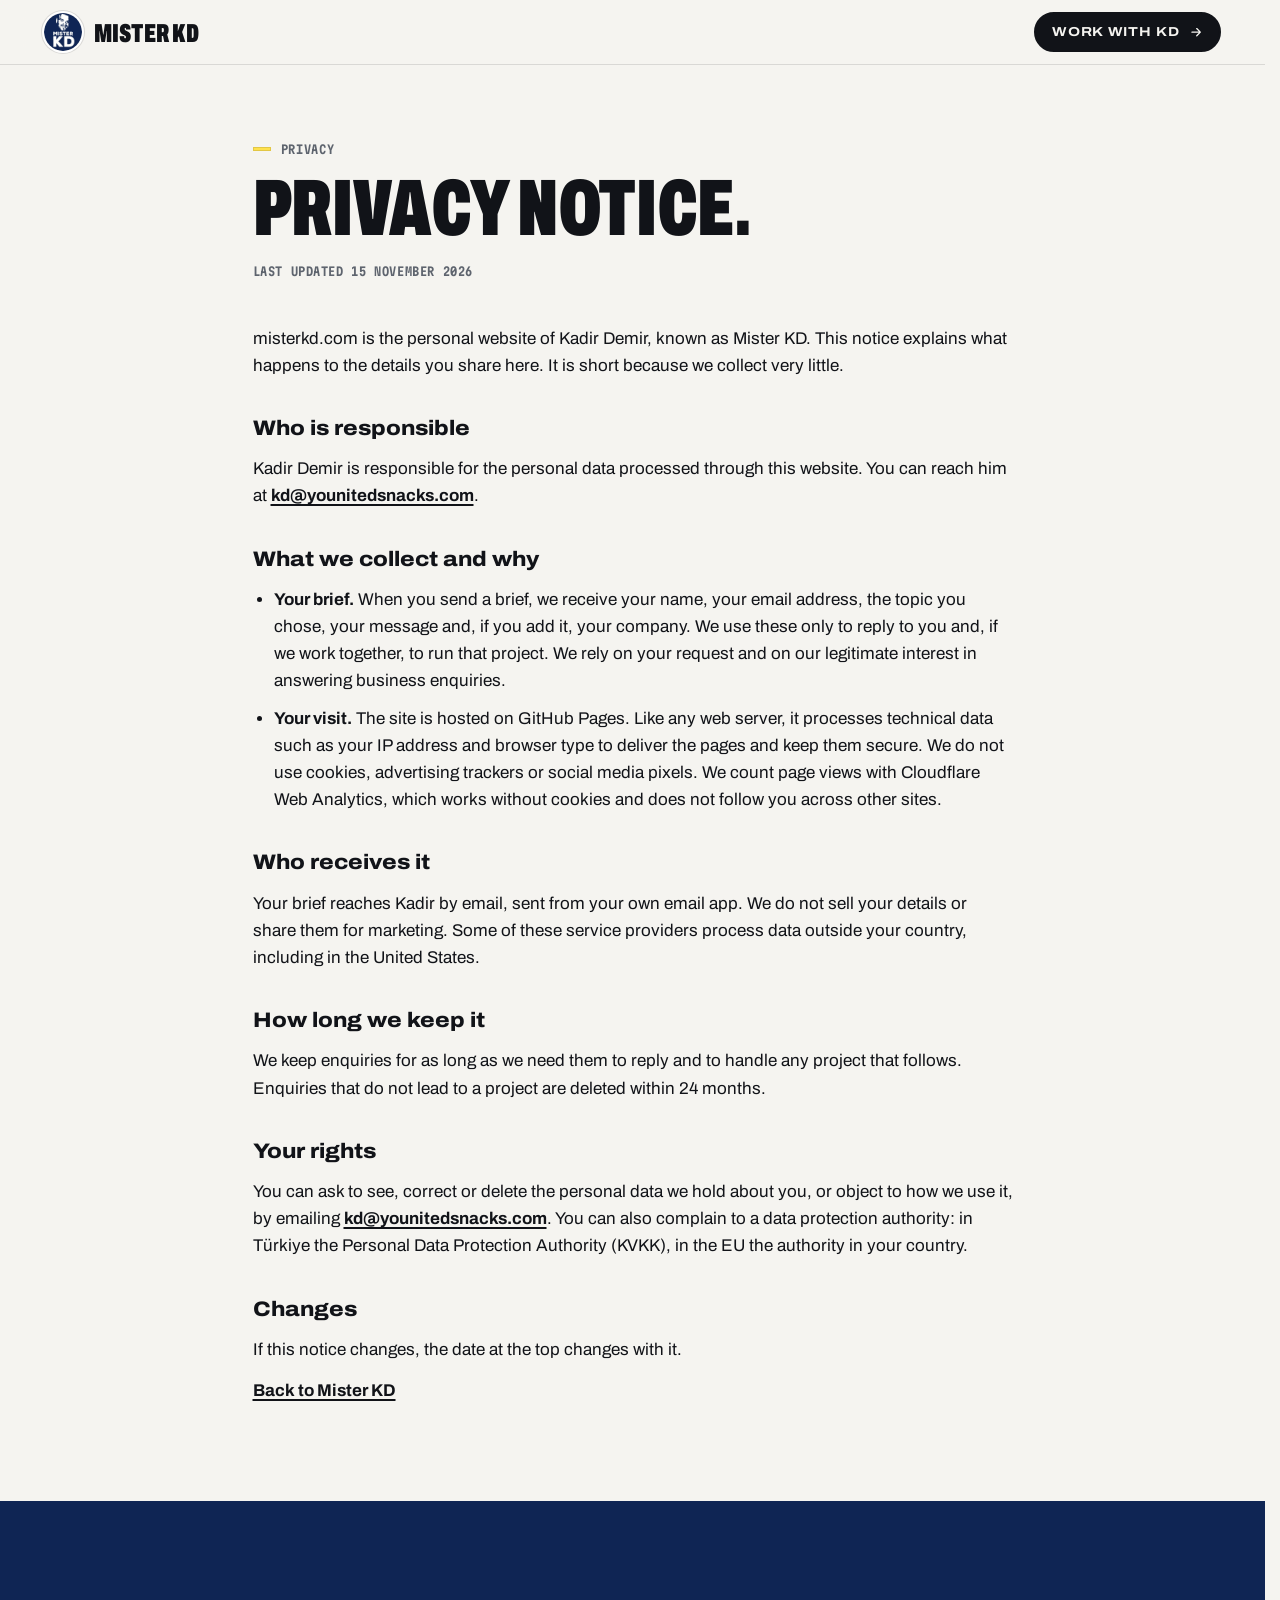
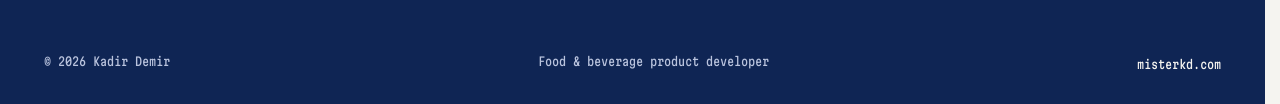
<file: privacy.html>
<!doctype html>
<html lang="en">
<head>
<meta charset="utf-8">
<meta name="viewport" content="width=device-width, initial-scale=1">
<title>Privacy notice — Mister KD</title>
<meta name="description" content="How misterkd.com handles the details you share when you send Kadir Demir a brief.">
<link rel="canonical" href="https://misterkd.com/privacy.html">
<meta name="theme-color" content="#F5F4F0">
<link rel="icon" href="/assets/favicon.png" type="image/png"><link rel="apple-touch-icon" href="/assets/apple-touch-icon.png">
<link rel="preload" href="/fonts/archivo-display-caps.woff2?v=b1" as="font" type="font/woff2" crossorigin>
<link rel="stylesheet" href="/styles.css?v=b4">
</head>
<body>
<a class="skip-link" href="#main">Skip to content</a>
<header class="site-header">
  <div class="site-header__inner">
    <a class="brand" href="/"><img class="brand__badge" src="/derived/kd-badge-400.webp" alt="" width="400" height="400" decoding="async"><span class="brand__name">Mister KD</span></a>
    <a class="btn btn--ink btn--sm" href="/#contact">Work with KD <svg class="i" viewBox="0 0 24 24" aria-hidden="true"><path d="M5 12h13M13 6l6 6-6 6"/></svg></a>
  </div>
</header>
<main class="legal" id="main">
  <div class="legal__inner">
    <p class="eyebrow">Privacy</p>
    <h1 class="display legal__title">Privacy notice.</h1>
    <p class="legal__date">Last updated 15 November 2026</p>
    <div class="legal__body">
      <p>misterkd.com is the personal website of Kadir Demir, known as Mister KD. This notice explains what happens to the details you share here. It is short because we collect very little.</p>

      <h2>Who is responsible</h2>
      <p>Kadir Demir is responsible for the personal data processed through this website. You can reach him at <a href="mailto:kd@younitedsnacks.com">kd@younitedsnacks.com</a>.</p>

      <h2>What we collect and why</h2>
      <ul>
        <li><strong>Your brief.</strong> When you send a brief, we receive your name, your email address, the topic you chose, your message and, if you add it, your company. We use these only to reply to you and, if we work together, to run that project. We rely on your request and on our legitimate interest in answering business enquiries.</li>
        <li><strong>Your visit.</strong> The site is hosted on GitHub Pages. Like any web server, it processes technical data such as your IP address and browser type to deliver the pages and keep them secure. We do not use cookies, advertising trackers or social media pixels. We count page views with Cloudflare Web Analytics, which works without cookies and does not follow you across other sites.</li>
      </ul>

      <h2>Who receives it</h2>
      <p>Your brief reaches Kadir by email, sent from your own email app. We do not sell your details or share them for marketing. Some of these service providers process data outside your country, including in the United States.</p>

      <h2>How long we keep it</h2>
      <p>We keep enquiries for as long as we need them to reply and to handle any project that follows. Enquiries that do not lead to a project are deleted within 24 months.</p>

      <h2>Your rights</h2>
      <p>You can ask to see, correct or delete the personal data we hold about you, or object to how we use it, by emailing <a href="mailto:kd@younitedsnacks.com">kd@younitedsnacks.com</a>. You can also complain to a data protection authority: in Türkiye the Personal Data Protection Authority (KVKK), in the EU the authority in your country.</p>

      <h2>Changes</h2>
      <p>If this notice changes, the date at the top changes with it.</p>

      <p><a href="/">Back to Mister KD</a></p>
    </div>
  </div>
</main>
<footer class="site-footer" data-surface="dark">
  <div class="wrap">
    <div class="site-footer__bottom">
      <span>© 2026 Kadir Demir</span>
      <span>Food &amp; beverage product developer</span>
      <a href="/">misterkd.com</a>
    </div>
  </div>
</footer>
<!-- Cloudflare Web Analytics (cookieless) --><script type="module" src="https://static.cloudflareinsights.com/beacon.min.js" data-cf-beacon='{"token": "a35523b4366f45a8bc1df8e81ab47db3"}'></script>
</body>
</html>
</file>
<file: styles.css>
/* Mister KD — "The Shelf". One stylesheet: fonts, tokens, layout, components, motion. */

/* ---------- Fonts (local WOFF2, Latin subsets, OFL texts in fonts/) ---------- */
/* Archivo variable, pinned to the axes this page uses (wght 400–800, wdth 86–125) and split by script:
   "core" (Basic Latin + the punctuation on the page, 41 KB) always loads; "ext" (accented Latin, 36 KB)
   downloads only if a page ever shows such a character. */
@font-face {
  font-family: "Archivo";
  src: url("fonts/archivo-core.woff2?v=b2") format("woff2");
  font-weight: 400 800;
  font-stretch: 86% 125%;
  font-style: normal;
  font-display: swap;
  unicode-range: U+0020-007E, U+00A0, U+00A9, U+00B7, U+2011, U+2013-2014, U+2018-2019, U+201C-201D, U+2026;
}
@font-face {
  font-family: "Archivo";
  src: url("fonts/archivo-ext.woff2?v=b2") format("woff2");
  font-weight: 400 800;
  font-stretch: 86% 125%;
  font-style: normal;
  font-display: swap;
  unicode-range: U+00A1-00A8, U+00AA-00B6, U+00B8-00FF, U+0131, U+0152-0153, U+2010, U+2012, U+2015-2017, U+201A-201B, U+201E-2025, U+2027, U+2030-203A, U+20AC, U+2122;
}
/* Display caps: a 4 KB static instance (wdth 62, wght 900) of the same Archivo, uppercase glyphs only.
   It is the only preloaded font, so the H1 (the LCP) paints in its final face; anything outside its range uses the variable file. */
@font-face {
  font-family: "Archivo Display";
  src: url("fonts/archivo-display-caps.woff2?v=b1") format("woff2");
  font-weight: 900;
  font-stretch: 62%;
  font-display: swap;
  unicode-range: U+0020-002F, U+0030-003F, U+0041-005A, U+00A0, U+00B7, U+2011, U+2013-2014, U+2019;
}
@font-face {
  font-family: "Martian Mono";
  src: url("fonts/martian-mono-latin-400-600.woff2?v=b1") format("woff2");
  font-weight: 400 600;
  font-style: normal;
  font-display: swap;
  unicode-range: U+0020-007E, U+00A0-00FF, U+0131, U+0152-0153, U+2010-2027, U+2030-203A, U+20AC, U+2122;
}
/* Metric-matched fallbacks (widths measured against Archivo / Martian Mono): the first frame breaks lines like the final one. */
@font-face { font-family: "KD Sans Fallback"; src: local("Arial"), local("ArialMT"); font-weight: 100 599; size-adjust: 98%; }
@font-face { font-family: "KD Sans Fallback"; src: local("Arial Bold"), local("Arial-BoldMT"); font-weight: 600 900; size-adjust: 98%; }
@font-face { font-family: "KD Sans Roboto"; src: local("Roboto"), local("Roboto-Regular"); font-weight: 100 900; size-adjust: 105.5%; }
@font-face { font-family: "KD Display HNCB"; src: local("HelveticaNeue-CondensedBlack"); font-weight: 100 900; size-adjust: 89.8%; }
@font-face { font-family: "KD Display Impact"; src: local("Impact"); font-weight: 100 900; size-adjust: 96%; }
@font-face { font-family: "KD Display Narrow"; src: local("Arial Narrow Bold"), local("ArialNarrow-Bold"), local("Arial Narrow"); font-weight: 100 900; size-adjust: 87%; }
/* Martian Mono (pinned instance) advances 0.600 em; Menlo 0.602, DejaVu Sans Mono 0.602, Courier New 0.600. */
@font-face { font-family: "KD Mono Fallback"; src: local("Menlo"), local("Menlo-Regular"), local("DejaVu Sans Mono"), local("DejaVuSansMono"), local("Courier New"), local("CourierNewPSMT"); font-weight: 100 900; size-adjust: 99.7%; }

/* ---------- Tokens ---------- */
:root {
  --shelf: #F5F4F0;      /* ground */
  --ink: #111318;        /* type, rails (16.9:1 on shelf) */
  --steel: #C9CDD3;      /* hairlines, rail highlight (non-text) */
  --label: #5E646E;      /* secondary text (5.4:1 shelf, 6.0:1 paper) */
  --tag: #FFE14D;        /* shelf-edge stripe, primary CTA (ink on tag 14.3:1) */
  --navy: #0F2554;       /* badge, aisle sign, process, footer (shelf on navy 13.5:1) */
  --paper: #FFFFFF;      /* labels, dialog, brief card */
  --mist: #B9C3DD;       /* secondary text on navy (8.4:1) */
  --error: #B42318;      /* form errors only (6.6:1 on paper) */
  --rule: rgb(17 19 24 / .12);
  --rule-dark: rgb(245 244 240 / .18);

  --sans: "Archivo", "KD Sans Fallback", "KD Sans Roboto", system-ui, sans-serif;
  --display: "Archivo Display", "Archivo", "KD Display HNCB", "KD Display Impact", "KD Display Narrow", sans-serif;
  --mono: "Martian Mono", "KD Mono Fallback", ui-monospace, Menlo, monospace;

  --r-panel: 12px;       /* sign, cards, dialog, brief */
  --r-pill: 999px;       /* text actions */
  --max: 1440px;
  --gutter: clamp(16px, 3.4vw, 48px);
  --section-y: clamp(72px, 7.6vw, 116px);   /* one vertical rhythm for every section */
  --header-h: 64px;
  --hdr: var(--header-h); /* current visible header height (0 while hidden) */
  --ease-out: cubic-bezier(.16, 1, .3, 1);
  --ease-settle: cubic-bezier(.34, 1.56, .64, 1);
  --ease-lift: cubic-bezier(.2, .7, .2, 1);   /* pick-up and restock: no overshoot */
  --focus-light: var(--ink);
  --focus-dark: var(--tag);

  /* Shelving (Apple "Avenue" bays, 5 Oct 2026): a lamp-lit back panel, light boards seen from slightly above,
     the ink front edge as the label rail. Warm greys on the --shelf hue only; no new colour, no texture. */
  --wall: #EFEDE8;        /* back panel, ~3 % under --shelf */
  --wall-hi: #FCFBF9;     /* back panel under the lamp */
  --wall-lo: #DEDAD2;     /* back panel at the crease with the board */
  --crease: #ABA498;     /* 1 px where the wall meets the board */
  --tread-back: #C6C0B5;  /* board top surface: shaded at the wall … */
  --tread: #E9E6E0;
  --tread-front: #FAF9F7; /* … lit at the front edge */
  --lip: var(--ink);      /* the board's front edge = the label rail … */
  --lip-top: #2A2E36;     /* … rounded: lighter at the top, ink at the bottom */
  --lip-hi: #4A4F59;      /* 1 px highlight on the lip's rounded top edge */
  --tread-h: 16px;        /* visible top surface */
  --lip-h: 10px;          /* front edge thickness */
  --sink: 9px;            /* packs stand this far back on the board */
  --bay-r: 18px;          /* the one shelving radius */
  --paddle-bg: rgb(201 205 211 / .64);
  --paddle-bg-hover: rgb(201 205 211 / .9);
  --paddle-ink: rgb(17 19 24 / .8);
}
@media (max-width: 760px) { :root { --header-h: 56px; --tread-h: 12px; --lip-h: 8px; --sink: 7px; } }
/* One ledge recipe (board + highlight + lip) for the hero shelf and the spec sheet. (A custom property using var()
   resolves where it is declared: re-declare these composites wherever a part is overridden.) */
:root {
  --ledge: calc(var(--tread-h) + var(--lip-h));
  --ledge-paint: linear-gradient(to bottom, var(--crease) 1px, var(--tread-back) 1px, var(--tread) 7px, var(--tread-front) var(--tread-h),
    var(--lip-hi) var(--tread-h), var(--lip-hi) calc(var(--tread-h) + 1px), var(--lip-top) calc(var(--tread-h) + 1px), var(--lip) var(--ledge));
  --ledge-drop: 0 22px 26px -20px rgb(17 19 24 / .35);   /* the ledge's shadow on the wall below it */
  --ticket-shadow: inset 0 7px 6px -6px rgb(17 19 24 / .24), 0 1px 0 rgb(17 19 24 / .08), 0 12px 16px -14px rgb(17 19 24 / .45);
}
html.header-hidden { --hdr: 0px; }

/* ---------- Base ---------- */
*, *::before, *::after { box-sizing: border-box; }
/* One landing line for every in-page link: header height + 16px. main.js corrects the jump once the scroll settles. */
html { -webkit-text-size-adjust: 100%; text-size-adjust: 100%; scroll-padding-top: calc(var(--header-h) + 16px); scrollbar-gutter: stable; background: var(--shelf); }
@media (prefers-reduced-motion: no-preference) { html { scroll-behavior: smooth; } }
body { margin: 0; background: var(--shelf); color: var(--ink); font-family: var(--sans); font-size: 17px; line-height: 1.55; font-weight: 400; font-stretch: 100%; font-kerning: normal; -webkit-font-smoothing: antialiased; text-rendering: optimizeLegibility; }
img, svg { display: block; max-width: 100%; }
h1, h2, h3, p, ul, ol, figure, dl, dd { margin: 0; }
p { text-wrap: pretty; }
ul, ol { padding: 0; list-style: none; }
a { color: inherit; }
button, input, textarea, select { font: inherit; color: inherit; }
button { cursor: pointer; }
[hidden] { display: none !important; }
.vh { position: absolute !important; width: 1px; height: 1px; padding: 0; margin: -1px; overflow: hidden; clip: rect(0 0 0 0); white-space: nowrap; border: 0; }
.nw, .cf { white-space: nowrap; }
.wrap { max-width: var(--max); margin-inline: auto; padding-inline: var(--gutter); }
.i { width: 1.1em; height: 1.1em; flex: none; fill: none; stroke: currentColor; stroke-width: 2.2; stroke-linecap: round; stroke-linejoin: round; }
.i--play { fill: currentColor; stroke: none; }

/* Focus: one token per surface, 2px solid + 2px offset. */
:focus-visible { outline: 2px solid var(--focus-light); outline-offset: 2px; }
[data-surface="dark"] :focus-visible, .sign :focus-visible, .site-header[data-surface="dark"] :focus-visible { outline-color: var(--focus-dark); }
.skip-link { position: fixed; left: 12px; top: 12px; z-index: 100; padding: 12px 18px; background: var(--tag); color: var(--ink); font: 700 15px/1 var(--sans); font-stretch: 112%; text-transform: uppercase; letter-spacing: .04em; text-decoration: none; border-radius: var(--r-pill); outline: 2px solid var(--ink); outline-offset: 2px; transform: translateY(-160%); }
.skip-link:focus { transform: none; }

/* ---------- Type roles ---------- */
.display { font-family: var(--display); font-stretch: 62%; font-weight: 900; text-transform: uppercase; line-height: .88; letter-spacing: -.004em; font-size: clamp(40px, 1rem + 4.4vw, 86px); text-wrap: balance; }
.eyebrow { font-family: var(--mono); font-size: 12px; line-height: 1.4; font-weight: 600; letter-spacing: .06em; text-transform: uppercase; color: var(--label); display: flex; align-items: center; gap: 10px; }
.eyebrow::before { content: ""; width: 18px; height: 4px; background: var(--tag); box-shadow: inset 0 0 0 1px rgb(17 19 24 / .12); flex: none; }
.eyebrow--dark { color: var(--mist); }
.eyebrow--dark::before { box-shadow: none; }
.lede { font-size: clamp(17px, 1rem + .25vw, 20px); line-height: 1.5; max-width: 40ch; text-wrap: pretty; }
.tag-text { color: var(--tag); }

/* ---------- Buttons ---------- */
.btn { display: inline-flex; align-items: center; justify-content: center; gap: 10px; min-height: 48px; padding: 0 22px; border-radius: var(--r-pill); border: 2px solid transparent; font-family: var(--sans); font-size: 14px; line-height: 1; font-weight: 700; font-stretch: 116%; letter-spacing: .05em; text-transform: uppercase; text-decoration: none; white-space: nowrap; transition: background-color .2s, color .2s, border-color .2s, transform .25s var(--ease-out); }
.btn--sm { min-height: 40px; padding: 0 16px; font-size: 13px; }
.btn--tag { background: var(--tag); color: var(--ink); border-color: var(--ink); }
.btn--tag:hover { background: #FFD60A; }
.btn--ink { background: var(--ink); color: var(--shelf); border-color: var(--ink); }
.btn--ink:hover { background: #2A2E37; }
.btn--ghost { background: transparent; color: var(--ink); border-color: var(--ink); }
.btn--ghost:hover { background: var(--ink); color: var(--shelf); }
.btn--ghost-dark { background: transparent; color: var(--shelf); border-color: rgb(245 244 240 / .6); }
.btn--ghost-dark:hover { border-color: var(--shelf); background: rgb(245 244 240 / .08); }
.btn:disabled { opacity: .55; cursor: not-allowed; }
@media (hover: hover) and (prefers-reduced-motion: no-preference) { .btn:hover .i { transform: translateX(2px); } .btn .i { transition: transform .25s var(--ease-out); } }
.text-link { display: inline; padding-block: 12px; font-weight: 700; font-stretch: 112%; font-size: 14px; line-height: 1.5; letter-spacing: .05em; text-transform: uppercase; text-decoration: underline; text-decoration-thickness: 2px; text-underline-offset: 6px; text-decoration-skip-ink: none; transition: text-decoration-color .2s, text-underline-offset .2s; }
.text-link .i { display: inline-block; vertical-align: -.2em; margin-left: .35em; }
.text-link:hover { text-decoration-color: var(--tag); text-decoration-thickness: 5px; text-underline-offset: 4px; }
.text-link--dark { color: var(--shelf); text-decoration-color: var(--tag); }
.text-link--dark:hover { color: var(--tag); }
.icon-btn { display: inline-grid; place-items: center; width: 44px; height: 44px; border-radius: 50%; border: 1.5px solid var(--ink); background: var(--paper); color: var(--ink); padding: 0; transition: background-color .2s, color .2s; }
.icon-btn svg { width: 20px; height: 20px; fill: none; stroke: currentColor; stroke-width: 2.2; stroke-linecap: round; stroke-linejoin: round; }
.icon-btn:hover:not(:disabled) { background: var(--ink); color: var(--shelf); }
.icon-btn:disabled { opacity: .35; cursor: default; }
.icon-btn--lg { width: 48px; height: 48px; }

/* ---------- Header ---------- */
.site-header { position: sticky; top: 0; z-index: 60; height: var(--header-h); color: var(--ink); background: rgb(245 244 240 / .9); -webkit-backdrop-filter: saturate(1.4) blur(12px); backdrop-filter: saturate(1.4) blur(12px); box-shadow: 0 1px 0 var(--rule); transition: transform .35s var(--ease-out), background-color .25s, color .25s, box-shadow .25s; }
.site-header[data-surface="dark"] { color: var(--shelf); background: rgb(15 37 84 / .94); box-shadow: 0 1px 0 var(--rule-dark); }
html.header-hidden .site-header { transform: translateY(-100%); }
html.at-top .site-header { box-shadow: none; }
.site-header__inner { max-width: var(--max); height: 100%; margin-inline: auto; padding-inline: var(--gutter); display: flex; align-items: center; gap: 24px; }
.brand { display: inline-flex; align-items: center; gap: 12px; text-decoration: none; margin-right: auto; min-height: 44px; }
.brand__badge { width: 38px; height: 38px; border-radius: 50%; box-shadow: 0 0 0 2px var(--paper), 0 0 0 3px var(--rule); }
.brand__name { font-family: var(--display); font-stretch: 62%; font-weight: 900; text-transform: uppercase; font-size: 26px; line-height: 1; letter-spacing: .01em; padding-top: 2px; }
.site-nav ul { display: flex; align-items: center; gap: 6px; }
.site-nav a:not(.btn) { display: inline-flex; align-items: center; min-height: 44px; padding: 0 14px; font-size: 13px; font-weight: 700; font-stretch: 116%; letter-spacing: .06em; text-transform: uppercase; text-decoration: none; white-space: nowrap; border-radius: var(--r-pill); }
.site-nav a:not(.btn):hover { background: rgb(17 19 24 / .07); }
.site-header[data-surface="dark"] .site-nav a:not(.btn):hover { background: rgb(245 244 240 / .1); }
.site-nav__cta { margin-left: 8px; }
/* One yellow call to action per view: the header carries an ink pill (paper on navy); the hero owns the yellow one. */
.site-nav__cta .btn { background: var(--ink); color: var(--shelf); border-color: var(--ink); }
.site-nav__cta .btn:hover { background: #2A2E37; }
.site-header[data-surface="dark"] .site-nav__cta .btn { background: var(--shelf); color: var(--ink); border-color: var(--shelf); }
.site-header[data-surface="dark"] .site-nav__cta .btn:hover { background: var(--tag); border-color: var(--tag); }
.menu-toggle { display: none; }

/* ---------- Hero: aisle sign + curator's sticker + front shelf ---------- */
/* Desktop: the sign is sized to its headline; the sticker (400 px ring, 288 px face at 1440) is the end-cap of the
   front shelf, standing on the rail and clipped over the sign's lower-right corner; the pause pill sits on top of it. */
.hero { --sticker: clamp(260px, min(28vw, calc(50vh - 40px)), 400px); position: relative; overflow-x: clip; padding: 0 var(--gutter); }
.hero__inner { position: relative; container-type: inline-size; max-width: calc(var(--max) - 96px); margin-inline: auto; min-height: clamp(600px, calc(100svh - var(--header-h)), 900px); display: flex; flex-direction: column; padding-bottom: clamp(18px, 3vh, 32px); }
.hero__top { position: relative; flex: 1 0 auto; display: flex; flex-direction: column; justify-content: flex-end; align-items: flex-start; padding-top: clamp(28px, 4.4vh, 46px); clip-path: inset(0 -50vw -50vh -50vw); }
.sign { position: relative; width: fit-content; max-width: 100%; background: var(--navy); color: var(--shelf); border-radius: var(--r-panel); padding: clamp(24px, 3.6vh, 42px) clamp(24px, 3.4vw, 52px) clamp(24px, 3.4vh, 40px); box-shadow: 0 1px 0 rgb(255 255 255 / .06) inset, 0 22px 40px -28px rgb(15 37 84 / .55); }
.sign::before { content: ""; position: absolute; inset: 8px; border: 1px solid rgb(245 244 240 / .14); border-radius: 7px; pointer-events: none; }
/* Hangers: two cords from the ceiling, each ending in a rounded clip that grips the sign's top edge. */
.sign__hanger { position: absolute; bottom: calc(100% - 4px); width: 2px; height: 100vh; background: var(--ink); }
.sign__hanger::after { content: ""; position: absolute; left: 50%; bottom: -3px; width: 18px; height: 12px; translate: -50% 0; border-radius: 4px 4px 3px 3px; background: linear-gradient(#3A3F4A, var(--ink)); box-shadow: inset 0 1px 0 rgb(255 255 255 / .22), 0 1px 0 rgb(0 0 0 / .2); }
.sign__hanger--l { left: 9%; }
.sign__hanger--r { right: 9%; }
.sign__eyebrow { font-family: var(--mono); font-size: 13px; line-height: 1.4; letter-spacing: .04em; text-transform: uppercase; color: var(--mist); display: flex; align-items: center; flex-wrap: wrap; gap: 0 12px; }
.sign__eyebrow::before { content: ""; width: 22px; height: 4px; background: var(--tag); flex: none; }
.sign__name { color: var(--shelf); font-weight: 600; }
.sign__dash { white-space: pre; }
.sign__title { margin-top: clamp(12px, 2vh, 20px); font-family: var(--display); font-stretch: 62%; font-weight: 900; text-transform: uppercase; line-height: .86; letter-spacing: -.004em; font-size: clamp(46px, min(1.2rem + 5.4vw, 12vh), 108px); color: var(--shelf); }
/* Two lines by design: a forced break before the tag line, and no-break pairs ("the world", "on next.") instead of
   balance, so no line is left with one word and the H1 stays one text block (one LCP candidate, painted in the 4 KB caps face). */
.sign__line--tag::before { content: "\A"; white-space: pre; }
.sign__line--tag { color: var(--tag); }
.sign__foot { margin-top: clamp(16px, 2.8vh, 28px); display: grid; grid-template-columns: minmax(0, 24em) auto; align-items: start; justify-content: start; gap: 18px clamp(28px, 3vw, 44px); }
.sign__intro { font-size: clamp(16px, .9rem + .25vw, 18px); line-height: 1.5; color: #E4E8F2; text-wrap: pretty; }
.sign__ctas { display: grid; gap: 10px; }
.sign__ctas .btn { justify-content: space-between; min-width: 236px; }
@container (max-width: 1130px) {
  .sign__foot { grid-template-columns: minmax(0, 1fr); }
  .sign__intro { max-width: 26em; } /* em, not ch: the measure must not change when the web font swaps in */
  .sign__ctas { display: flex; flex-wrap: wrap; gap: 12px; }
  .sign__ctas .btn { min-width: 0; justify-content: center; }
}

/* Front shelf: nine packs, three per brand, standing on one full-bleed board (the same ledge as every shelf)
   that ends at the sticker; the proof tickets hang from its lip. */
.front { position: relative; flex: none; height: clamp(min(130px, 16vh), calc((100cqw - var(--sticker) - 132px) / 4.9 - 6px), 170px); } /* short screens (1100 × 700): a lower shelf keeps the proof row in view */
/* The wall darkens a touch toward the board (where a lamp-lit wall meets a shelf), then the board itself. */
.front::before { content: ""; position: absolute; left: calc(50% - 50vw); width: 100vw; bottom: 0; height: 44px; background: linear-gradient(to bottom, rgb(222 218 210 / 0), rgb(222 218 210 / .9)); pointer-events: none; }
.front::after { content: ""; position: absolute; left: calc(50% - 50vw); width: 100vw; bottom: calc(-1 * var(--ledge)); height: var(--ledge); background: var(--ledge-paint); box-shadow: var(--ledge-drop); z-index: 0; }
.front__packs { position: absolute; top: 0; bottom: calc(-1 * var(--sink)); left: clamp(4px, .8vw, 12px); right: calc(var(--sticker) + clamp(18px, 2.2vw, 32px)); container-type: size; display: flex; align-items: flex-end; justify-content: space-between; gap: 10px; }
.front__packs { --z: min(100cqh, calc((100cqw - 80px) / 4.7)); }
.front__item { position: relative; flex: none; display: flex; align-items: flex-end; }
.front__item img { width: auto; max-width: none; position: relative; z-index: 1; }
.front__item::after { content: ""; position: absolute; left: 50%; bottom: -4px; translate: -50% 0; width: 92%; height: 9px; border-radius: 50%; background: radial-gradient(closest-side, rgb(17 19 24 / .4), rgb(17 19 24 / .12) 60%, rgb(17 19 24 / 0)); }
.front .pack--tall img { height: calc(var(--z) * .92); }
.front .pack--pouch img { height: calc(var(--z) * .76); }
.front .pack--cup img { height: calc(var(--z) * .498); } /* the clean cup file is cropped to the cup: same drawn cup as .58 of the old canvas */
.front .pack--jar img { height: calc(var(--z) * .64); }
.front .pack--box img { height: calc(var(--z) * .7); }
.front .pack--pillow img { height: calc(var(--z) * .46); }
.front .pack--flat img { height: calc(var(--z) * .3); }

/* The curator's sticker: a white disc, the approved ring text, the face badge in the middle, a rail clip below. */
.sticker { position: absolute; right: 0; bottom: 0; width: var(--sticker); z-index: 3; }
.sticker::after { content: ""; position: absolute; left: 50%; bottom: calc(-1 * var(--ledge) + 1px); translate: -50% 0; width: 54px; height: calc(var(--ledge) + 6px); border-radius: 3px 3px 2px 2px; background: linear-gradient(var(--ink), #3A3F4A); box-shadow: inset 0 1px 0 rgb(255 255 255 / .25); z-index: 2; }
.sticker__disc { position: relative; width: var(--sticker); aspect-ratio: 1; border-radius: 50%; background: var(--paper); box-shadow: 0 0 0 1px var(--steel), 0 26px 44px -26px rgb(17 19 24 / .55), 0 3px 0 rgb(17 19 24 / .06); }
.sticker__disc::after { content: ""; position: absolute; inset: 5px; border-radius: 50%; border: 1px dashed rgb(17 19 24 / .22); pointer-events: none; }
.sticker__ring { position: absolute; inset: 0; width: 100%; height: 100%; pointer-events: none; /* decorative, and its square corners reach past the disc */ fill: var(--ink); font-family: var(--sans); font-stretch: 125%; font-weight: 700; font-size: 19px; letter-spacing: .02em; transform-origin: 50% 50%; }
.sticker__face { position: absolute; inset: 14%; width: 72%; height: 72%; border-radius: 50%; }
@media (prefers-reduced-motion: no-preference) {
  .sticker__ring { animation: ring-spin 40s linear infinite; }
  html.motion-paused .sticker__ring { animation-play-state: paused; }
}
@keyframes ring-spin { to { transform: rotate(360deg); } }
/* Pause pill: on top of the sticker, flush with the page's right edge (the header CTA's edge). */
.motion-toggle { position: absolute; right: 0; bottom: calc(100% + 14px); display: inline-flex; align-items: center; gap: 8px; min-height: 44px; padding: 0 16px 0 13px; border-radius: var(--r-pill); border: 1.5px solid var(--ink); background: var(--paper); color: var(--ink); font-size: 13px; font-weight: 700; font-stretch: 112%; letter-spacing: .05em; text-transform: uppercase; white-space: nowrap; }
.motion-toggle:hover { background: var(--ink); color: var(--shelf); }
.motion-toggle .i { width: 16px; height: 16px; }
.motion-toggle .i--play, .motion-toggle[aria-pressed="true"] .i--pause { display: none; }
.motion-toggle[aria-pressed="true"] .i--play { display: block; }

/* The proof row hangs from the front shelf's lip as four shelf-edge tickets. */
.proof { position: relative; margin-top: var(--ledge); display: grid; grid-template-columns: repeat(4, minmax(0, 1fr)); gap: 10px; }
.proof__item { container-type: inline-size; display: grid; align-content: start; gap: 3px; padding: 10px 14px 12px 14px; background: var(--paper); border-left: 4px solid var(--tag); border-radius: 0 0 3px 3px; box-shadow: var(--ticket-shadow); min-width: 0; }
.proof__k { font-family: var(--display); font-stretch: 62%; font-weight: 900; font-size: clamp(26px, 2.2vw, 34px); line-height: .95; text-transform: uppercase; letter-spacing: .005em; font-variant-numeric: tabular-nums lining-nums; }
.proof__k--word { font-size: clamp(22px, 1.9vw, 28px); }
.proof__v { font-size: 14px; line-height: 1.35; color: var(--label); }
/* Brand lists never break on a separator: when the ticket is narrow, each brand takes its own line. */
@container (max-width: 268px) {
  .proof__sep { display: none; }
  .proof__v .nw { display: block; }
}
@container (max-width: 190px) { .proof__v .nw { white-space: normal; } } /* very narrow tickets: a brand name may wrap, a separator never leads */
.proof__since { white-space: nowrap; } /* "(since 2015)" never splits across lines */

/* ---------- My Creations ---------- */
.creations { padding: var(--section-y) 0 calc(var(--section-y) * .8); }
.creations__head { display: grid; grid-template-columns: repeat(12, minmax(0, 1fr)); column-gap: 24px; row-gap: 20px; align-items: end; }
.creations__head .eyebrow { grid-column: 1 / -1; }
.creations__head .display { grid-column: 1 / span 7; font-size: clamp(48px, 1rem + 6vw, 112px); }
.creations__head .lede { grid-column: 8 / -1; max-width: 42ch; padding-bottom: 6px; }
.count-tag { display: inline-block; vertical-align: top; margin-left: .08em; padding: .1em .16em .06em; font-size: .4em; line-height: 1; background: var(--tag); color: var(--ink); border: 2px solid var(--ink); transform: translateY(.18em) rotate(-3deg); white-space: nowrap; }
.highlight { grid-column: 1 / -1; display: flex; flex-wrap: wrap; align-items: center; gap: 10px 16px; margin-top: 18px; }
.highlight__label { font-family: var(--mono); font-size: 12px; font-weight: 600; letter-spacing: .06em; text-transform: uppercase; color: var(--label); }
.highlight__buttons { display: flex; flex-wrap: wrap; gap: 8px; }
.chip { display: inline-flex; align-items: center; gap: 10px; min-height: 44px; padding: 0 8px 0 18px; border-radius: var(--r-pill); border: 1.5px solid var(--ink); background: transparent; font-size: 13px; font-weight: 700; font-stretch: 112%; letter-spacing: .05em; text-transform: uppercase; white-space: nowrap; transition: background-color .2s, color .2s; }
.chip__n { display: inline-grid; place-items: center; min-width: 30px; height: 30px; padding: 0 7px; border-radius: var(--r-pill); background: var(--paper); border: 1px solid var(--steel); font-family: var(--mono); font-size: 12px; font-weight: 600; letter-spacing: 0; font-variant-numeric: tabular-nums; }
.chip:hover { background: rgb(17 19 24 / .06); }
.chip[aria-pressed="true"] { background: var(--ink); color: var(--shelf); }
.chip[aria-pressed="true"] .chip__n { background: var(--tag); color: var(--ink); border-color: var(--tag); }

.aisle-bar { position: sticky; top: var(--hdr); z-index: 40; margin-top: clamp(28px, 3.4vw, 44px); background: rgb(245 244 240 / .92); -webkit-backdrop-filter: saturate(1.3) blur(10px); backdrop-filter: saturate(1.3) blur(10px); border-block: 1px solid var(--rule); transition: top .35s var(--ease-out); }
.aisle-bar__list { max-width: var(--max); margin-inline: auto; padding: 10px var(--gutter); display: flex; gap: 8px; overflow-x: auto; scrollbar-width: none; }
.aisle-bar__list::-webkit-scrollbar { display: none; }
.aisle-chip { display: inline-flex; align-items: center; gap: 9px; min-height: 44px; padding: 0 8px 0 14px; border-radius: var(--r-pill); border: 1px solid transparent; font-size: 13px; font-weight: 700; font-stretch: 112%; letter-spacing: .05em; text-transform: uppercase; text-decoration: none; white-space: nowrap; transition: background-color .2s, color .2s, border-color .2s; }
.aisle-chip:hover { border-color: var(--ink); }
.aisle-chip__no { font-family: var(--mono); font-size: 12px; font-weight: 600; letter-spacing: 0; color: var(--label); }
.aisle-chip__n { display: inline-grid; place-items: center; min-width: 30px; height: 28px; padding: 0 7px; border-radius: var(--r-pill); background: var(--paper); border: 1px solid var(--steel); font-family: var(--mono); font-size: 12px; font-weight: 600; letter-spacing: 0; font-variant-numeric: tabular-nums; }
.aisle-chip[aria-current="true"] { background: var(--ink); color: var(--shelf); }
.aisle-chip[aria-current="true"] .aisle-chip__no { color: var(--mist); }
.aisle-chip[aria-current="true"] .aisle-chip__n { background: var(--tag); color: var(--ink); border-color: var(--tag); }
.aisle-chip.is-empty .aisle-chip__n { background: transparent; color: inherit; border-style: dashed; border-color: currentColor; }
.aisle-chip[aria-current="true"].is-empty .aisle-chip__n { background: transparent; color: var(--shelf); border-color: var(--mist); }

/* A sentence, so the text face (mono is for data only). */
.shelf-status { margin: 22px 0 4px; font-size: 15px; line-height: 1.45; color: var(--label); min-height: 1.45em; }
@media (max-width: 900px) { .shelf-status { min-height: 2.9em; } } /* two lines kept for every state: no reflow */
/* The sticky aisle bar (≈66 px) sits under the header: aisles land just below it. */
.aisle { --cols: 6; --u: 214px; --H: 200px; --label-h: 138px; --pitch: calc(var(--H) + var(--ledge) + var(--label-h) + 34px); display: grid; grid-template-columns: 196px minmax(0, 1fr); column-gap: 32px; padding-top: clamp(32px, 3.4vw, 48px); scroll-margin-top: 54px; }
.aisle + .aisle { border-top: 1px solid var(--rule); }
.aisle__head { position: relative; display: grid; align-content: start; gap: 6px; padding-top: 12px; }
.aisle__no { font-family: var(--display); font-stretch: 62%; font-weight: 900; font-size: clamp(96px, 9vw, 150px); line-height: .78; letter-spacing: -.02em; color: var(--ink); font-variant-numeric: tabular-nums; }
.aisle__title { margin-top: 14px; font-size: 16px; line-height: 1.2; font-weight: 800; font-stretch: 118%; letter-spacing: .05em; text-transform: uppercase; }
.aisle__count { font-family: var(--mono); font-size: 13px; color: var(--label); }
.aisle__note { margin-top: 10px; max-width: 22ch; min-height: 1.4em; font-size: 14px; line-height: 1.4; color: var(--label); padding-left: 10px; border-left: 2px solid var(--steel); }
.aisle__note:empty { border-left-color: transparent; }
.aisle__ctrl { display: none; }
/* Shelves are adjustable, like real gondolas: the clearance follows the tallest format in the aisle,
   while every pack keeps the same scale (--u) across all six aisles. */
#aisle-bars { --H: 104px; }
#aisle-cereal { --H: 156px; }
#aisle-puffs, #aisle-spreads, #aisle-bakery { --H: 196px; }
#aisle-drinks { --H: 222px; } /* tall bottles: headroom for the lamp and the 6 px "pick up" lift */

/* Every shelving unit on the page is one bay set into the wall (Apple's Avenue): a back panel lit from the top
   of each compartment, light boards seen from slightly above, the ink front edge as the label rail. The bay paints
   its boards itself, in four layers per compartment (board, its shadow on the wall, lamp, crease), so the boards
   run wall to wall and are there even while a facing is still skipped (content-visibility). --H is the clearance
   from a compartment's top to its board. */
.shelf, .minis {
  --drop-len: 34px;
  --bay-layers:
    /* 1 the board: top surface (shaded at the wall, lit at the front), 1 px highlight, the ink lip */
    linear-gradient(to bottom, transparent var(--H), var(--crease) var(--H), var(--crease) calc(var(--H) + 1px),
      var(--tread-back) calc(var(--H) + 1px), var(--tread) calc(var(--H) + 7px), var(--tread-front) calc(var(--H) + var(--tread-h)),
      var(--lip-hi) calc(var(--H) + var(--tread-h)), var(--lip-hi) calc(var(--H) + var(--tread-h) + 1px),
      var(--lip-top) calc(var(--H) + var(--tread-h) + 1px), var(--lip) calc(var(--H) + var(--ledge)), transparent calc(var(--H) + var(--ledge))),
    /* 2 the board's shadow on the wall below it (it shows between the tickets) */
    linear-gradient(to bottom, transparent calc(var(--H) + var(--ledge)),
      rgb(17 19 24 / .18) calc(var(--H) + var(--ledge)), rgb(17 19 24 / .06) calc(var(--H) + var(--ledge) + 10px), rgb(17 19 24 / 0) calc(var(--H) + var(--ledge) + var(--drop-len))),
    /* 3 one lamp per compartment: brightest just under the board above, fading before the packs' feet */
    linear-gradient(to bottom, rgb(252 251 249 / 0) 0, var(--wall-hi) 18px, rgb(252 251 249 / 0) calc(var(--H) * .9)),
    /* 4 the wall darkens slightly where it meets the board */
    linear-gradient(to bottom, rgb(222 218 210 / 0) calc(var(--H) - 36px), var(--wall-lo) var(--H), rgb(222 218 210 / 0) var(--H));
  border-radius: var(--bay-r); background-color: var(--wall); background-image: var(--bay-layers);
  background-origin: content-box; background-clip: padding-box;
  /* set into the wall: a hairline frame and soft side walls, no drop shadow */
  box-shadow: inset 0 1px 0 rgb(17 19 24 / .07), inset 0 0 0 1px rgb(17 19 24 / .05),
    inset 10px 0 14px -14px rgb(17 19 24 / .25), inset -10px 0 14px -14px rgb(17 19 24 / .25); }
/* Aisles: one compartment per row of facings, tiled every --pitch; a short row leaves room on the shelf. */
.shelf { position: relative; display: grid; grid-template-columns: repeat(var(--cols), minmax(0, 1fr)); grid-auto-rows: var(--pitch);
  padding: 28px 18px 0; background-size: 100% var(--pitch); background-repeat: repeat; }
.facing { position: relative; min-width: 0; }
/* Off-screen facings skip rendering, so their lazy images wait until the reader nears them. Safe for in-page
   links: a facing's size comes from the shelf grid (desktop) or its fixed flex size (phones), never from its
   content, so rendering it later moves nothing. (Whole aisles and bays are NOT skipped: their heights were estimates.) */
.facing:not(.facing--next) { content-visibility: auto; contain-intrinsic-size: auto 180px 420px; }
.pack { position: relative; display: flex; flex-direction: column; height: 100%; padding: 0 6px; color: var(--ink); text-decoration: none; -webkit-tap-highlight-color: transparent; }
.pack:focus-visible { outline: none; }
.pack:focus-visible .label { outline: 2px solid var(--ink); outline-offset: -4px; } /* inside: the ticket's top edge touches the ink lip */
.pack:focus-visible .pack__stage { outline: 2px solid var(--ink); outline-offset: -2px; border-radius: 4px; }
.pack__stage { position: relative; display: block; height: var(--H); flex: none; }
/* Packs stand back on the board (--sink), each on its own soft contact shadow. */
.pack__stage img { position: absolute; left: 50%; bottom: calc(-1 * var(--sink)); translate: -50% 0; z-index: 1; width: auto; height: calc(var(--u) * var(--k, .78)); max-width: 100%; object-fit: contain; object-position: 50% 100%; transform-origin: 50% 100%; transition: transform .35s var(--ease-lift), opacity .2s linear, filter .2s linear; }
.pack__stage::after { content: ""; position: absolute; left: 50%; bottom: calc(-1 * var(--sink) - 5px); translate: -50% 0; width: calc(var(--sw, 62%) * 1.15); height: 10px; border-radius: 50%; background: radial-gradient(closest-side, rgb(17 19 24 / .42), rgb(17 19 24 / .14) 60%, rgb(17 19 24 / 0)); transform-origin: 50% 50%; transition: transform .35s var(--ease-lift), opacity .3s; }
.pack--flat { --sw: 84%; } .pack--flat .pack__stage img { width: 90%; height: auto; max-height: calc(var(--u) * .4); }
.pack--pillow { --sw: 70%; } .pack--pillow .pack__stage img { width: 76%; height: auto; max-height: calc(var(--u) * .62); }
.pack--cup { --k: .515; --sw: 54%; } /* cereal cups: the clean file (derive.py cups()), no baked shadow, cropped to the cup */
.pack--pouch { --k: .78; --sw: 66%; }
.pack--jar { --k: .66; --sw: 52%; }
.pack--tall { --k: .92; --sw: 40%; }
.pack--box { --k: .72; --sw: 68%; }
.pack--cookie { --k: .6; --sw: 56%; } .pack--cookie .pack__stage img { max-width: min(100%, 180px); }
.pack--plate { --k: .8; --sw: 70%; }
/* The four opaque photographs hang as framed point-of-sale cards, clipped to the rail. */
.pack--plate .pack__stage img { width: auto; aspect-ratio: 4 / 5; object-fit: cover; object-position: 50% 50%; border-radius: var(--r-panel); border: 5px solid var(--paper); box-shadow: 0 0 0 1px var(--steel), 0 14px 22px -16px rgb(17 19 24 / .6); bottom: calc(4px - var(--sink)); }
.pack--plate .pack__stage::before { content: ""; position: absolute; left: 50%; bottom: calc(-2px - var(--sink)); translate: -50% 0; z-index: 2; width: 34px; height: 12px; border-radius: 3px 3px 2px 2px; background: linear-gradient(var(--ink), #3A3F4A); box-shadow: inset 0 1px 0 rgb(255 255 255 / .25); }

/* Shelf-edge tickets: clipped under the lip (no gap), paper with the yellow tab, one quiet hanging shadow. */
.label { position: relative; margin-top: var(--ledge); display: grid; grid-template-rows: auto auto 1fr; row-gap: 4px; padding: 9px 10px 11px 12px; min-height: var(--label-h); background: var(--paper); border-left: 4px solid var(--tag); border-radius: 0 0 3px 3px; box-shadow: var(--ticket-shadow); transition: background-color .2s, border-color .2s, box-shadow .2s; }
.label__top { display: flex; flex-wrap: wrap; justify-content: space-between; column-gap: 8px; }
.label__no { font-family: var(--mono); font-size: 12px; line-height: 1.3; font-weight: 600; font-variant-numeric: tabular-nums; white-space: nowrap; }
.label__brand { font-family: var(--mono); font-size: 12px; line-height: 1.3; color: var(--label); text-transform: uppercase; white-space: nowrap; }
.label__name { font-size: 15px; line-height: 1.22; font-weight: 650; font-stretch: 86%; letter-spacing: .002em; text-wrap: balance; }
.label__claim { align-self: end; font-family: var(--mono); font-size: 13px; line-height: 1.35; color: var(--label); font-variant-numeric: tabular-nums lining-nums; }
/* A label is never wider than its pack (the facing clips its paint). A claim fragment stays whole when it fits
   and wraps inside itself only when it alone is wider than the label: narrow phones, 1100–1150 px, 761–768 px. */
.label { grid-template-columns: minmax(0, 1fr); }
.label__claim .cf { display: inline-block; white-space: normal; text-wrap: balance; }
@media (hover: hover) {
  .pack:hover .label { border-left-width: 8px; box-shadow: inset 0 7px 6px -6px rgb(17 19 24 / .24), 0 1px 0 var(--ink), 0 14px 18px -14px rgb(17 19 24 / .5); }
}
@media (hover: hover) and (prefers-reduced-motion: no-preference) {
  /* Pick up: a restrained 6 px lift; the contact shadow tightens and fades, as a lifted object's does. */
  .pack:hover .pack__stage img, .pack:focus-visible .pack__stage img { transform: translateY(-6px) scale(1.02); }
  .pack:hover .pack__stage::after, .pack:focus-visible .pack__stage::after { transform: scale(.82); opacity: .55; }
}
@media (hover: hover) and (prefers-reduced-motion: reduce) { /* touch: no sticky outline left on a tapped pack */
  .pack:hover .pack__stage { outline: 2px solid var(--ink); outline-offset: -2px; border-radius: 4px; }
}
/* Highlight model: matching packs stay lit, the rest step back. The geometry never moves. */
.pack.is-dim .pack__stage img { opacity: .15; filter: grayscale(1); }
.pack.is-dim .pack__stage::after, .pack.is-dim .pack__stage::before { opacity: .25; }
.pack.is-dim .label { background: rgb(255 255 255 / .45); border-left-color: var(--steel); box-shadow: inset 0 7px 6px -6px rgb(17 19 24 / .14); }
.pack.is-dim .label__name { color: var(--label); font-weight: 500; }
.pack.is-dim .label__no { color: var(--label); font-weight: 400; }

/* The empty facing at the end of the last aisle: space for the next product. */
.facing--next .next-slot { display: flex; flex-direction: column; height: 100%; padding: 0 6px; text-decoration: none; color: var(--ink); }
.next-slot__frame { display: block; height: var(--H); position: relative; }
.next-slot__frame::before { content: ""; position: absolute; left: 10%; right: 10%; bottom: calc(-1 * var(--sink)); top: 30%; border: 2px dashed rgb(17 19 24 / .35); border-bottom: 0; border-radius: var(--r-panel) var(--r-panel) 0 0; transition: border-color .2s, background-color .2s; }
.label--next { background: var(--ink); color: var(--shelf); border-left-color: var(--tag);
  box-shadow: inset 0 1px 0 rgb(201 205 211 / .5), inset 0 8px 6px -6px rgb(0 0 0 / .55), 0 12px 16px -14px rgb(17 19 24 / .45); } /* a steel hairline where the ink ticket tucks under the ink lip */
.label--next .label__no { color: var(--mist); font-weight: 400; white-space: normal; }
.label--next .label__name { font-size: 17px; font-stretch: 86%; }
.label--next .label__claim { color: var(--tag); display: inline-flex; align-items: center; gap: 6px; font-weight: 600; }
.label--next .label__claim .i, .label--next .label__claim svg { width: 14px; height: 14px; fill: none; stroke: currentColor; stroke-width: 2.4; }
.next-slot:hover .next-slot__frame::before { border-color: var(--ink); background: rgb(255 225 77 / .35); }
.next-slot:focus-visible { outline: none; }
.next-slot:focus-visible .label { outline: 2px solid var(--tag); outline-offset: -6px; }

.archive-note { margin-top: clamp(28px, 3vw, 44px); max-width: 64ch; font-size: 14px; line-height: 1.5; color: var(--label); padding-left: 16px; border-left: 4px solid var(--steel); }

/* ---------- About ---------- */
/* Left: headline, then the copy. Right: the pinned portrait card, then the 100+ ticket — a stack of shelf labels. */
.about { padding: var(--section-y) 0; background: var(--paper); border-block: 1px solid var(--rule); }
.about__grid { display: grid; grid-template-columns: repeat(12, minmax(0, 1fr)); column-gap: 24px; row-gap: clamp(36px, 4vw, 56px); align-items: start; }
.about__head { grid-column: 1 / span 7; grid-row: 1; align-self: end; display: grid; gap: 22px; }
.about__head .display { max-width: 19ch; font-size: clamp(42px, 1rem + 3.8vw, 76px); }
.pinned { grid-column: 9 / -1; grid-row: 1; align-self: end; position: relative; justify-self: start; width: min(100%, 236px); padding: 16px 16px 14px; background: var(--shelf); border-left: 4px solid var(--tag); box-shadow: 0 1px 0 var(--steel), 0 18px 30px -24px rgb(17 19 24 / .5); transform: rotate(-1.6deg); margin-left: 6px; }
.pinned__pin { position: absolute; top: -8px; left: 50%; translate: -50% 0; width: 16px; height: 16px; border-radius: 50%; background: radial-gradient(circle at 35% 35%, #4A6BB5, var(--navy) 60%); box-shadow: 0 3px 4px rgb(17 19 24 / .35); }
.pinned img { width: 200px; height: 200px; max-width: 100%; aspect-ratio: 1; object-fit: cover; }
.pinned figcaption { margin-top: 12px; display: grid; gap: 2px; }
.pinned__name { font-size: 16px; font-weight: 800; font-stretch: 100%; }
.pinned__role { font-family: var(--mono); font-size: 12px; line-height: 1.4; color: var(--label); }
.about__copy { grid-column: 1 / span 7; grid-row: 2; display: grid; gap: 20px; max-width: 60ch; }
.about__lead { font-size: clamp(21px, 1rem + .8vw, 28px); line-height: 1.32; font-weight: 600; font-stretch: 96%; text-wrap: pretty; letter-spacing: -.005em; }
.ticket { grid-column: 9 / -1; grid-row: 2; align-self: start; display: grid; grid-template-columns: auto minmax(0, 1fr); align-items: end; column-gap: 20px; padding: 22px 24px 24px; background: var(--shelf); border-left: 4px solid var(--tag); box-shadow: 0 1px 0 var(--steel); }
.ticket__k { font-family: var(--display); font-stretch: 62%; font-weight: 900; font-size: clamp(72px, 6.4vw, 104px); line-height: .8; letter-spacing: -.01em; }
.ticket__v { font-size: 16px; line-height: 1.45; color: var(--label); max-width: 24ch; }
.ticket__v strong { display: block; color: var(--ink); font-size: 17px; font-weight: 800; font-stretch: 112%; text-transform: uppercase; letter-spacing: .03em; }

/* ---------- Brands: own-label bays ---------- */
/* One column system for all four bays: number | identity (or photo) | body. Every bay rail has the same
   length and logic: six facings, one per format, then the count ticket standing at the rail's end. */
.brands { padding: var(--section-y) 0; }
.brands__head { display: grid; grid-template-columns: repeat(12, minmax(0, 1fr)); column-gap: 24px; row-gap: 20px; align-items: end; margin-bottom: clamp(32px, 4vw, 56px); }
.brands__head .eyebrow { grid-column: 1 / -1; }
.brands__head .display { grid-column: 1 / span 7; }
.brands__head .lede { grid-column: 8 / -1; padding-bottom: 6px; }
.bays { --bay-id: clamp(220px, 20vw, 280px); border-bottom: 1px solid var(--rule); }
.bay { display: grid; grid-template-columns: 40px var(--bay-id) minmax(0, 1fr); column-gap: clamp(24px, 3vw, 44px); row-gap: 28px; padding-block: 36px 40px; border-top: 1px solid var(--ink); }
.bay__no { grid-column: 1; grid-row: 1; font-family: var(--mono); font-size: 13px; font-weight: 600; padding-top: 6px; }
.bay__id { grid-column: 2; grid-row: 1; display: grid; align-content: start; justify-items: start; gap: 8px; }
.bay__photo { grid-column: 2; grid-row: 2; align-self: end; }
.bay--feature { grid-template-rows: auto minmax(0, 1fr); }
.bay--feature .bay__photo { grid-row: 1 / span 2; align-self: start; }
.bay--feature .bay__id { grid-column: 3; }
.bay--feature .bay__body { grid-row: 2; }
.bay__body { grid-column: 3; grid-row: 1 / span 2; display: grid; align-content: space-between; gap: 32px; min-width: 0; }
.bay__name { font-size: clamp(28px, 1rem + 1.4vw, 40px); line-height: 1.02; font-weight: 800; font-stretch: 100%; letter-spacing: -.012em; text-wrap: balance; }
.bay__role { font-family: var(--mono); font-size: 13px; line-height: 1.4; color: var(--label); }
.bay__now { display: inline-flex; align-items: center; gap: 8px; padding: 5px 10px; background: var(--tag); border: 1.5px solid var(--ink); font-size: 12px; font-weight: 800; font-stretch: 116%; letter-spacing: .06em; text-transform: uppercase; line-height: 1.2; }
.bay__logo { width: 40px; height: 40px; border-radius: 6px; box-shadow: 0 0 0 1px var(--rule); }
.bay__text { display: grid; align-content: start; gap: 12px; max-width: 58ch; }
.bay__links { display: flex; flex-wrap: wrap; gap: 4px 24px; }
.bay__tag { display: flex; align-items: center; gap: 10px; font-family: var(--mono); font-size: 12px; font-weight: 600; letter-spacing: .05em; text-transform: uppercase; color: var(--label); }
.bay__tag::before { content: ""; width: 14px; height: 4px; background: var(--steel); flex: none; }
/* Framed 900 × 1520 from the bottom: the top 5 % of the photo is a stray dark object on the table, not product. */
.bay__photo img { width: 100%; height: auto; aspect-ratio: 900 / 1520; object-fit: cover; object-position: 50% 100%; box-shadow: 0 0 0 1px var(--rule), 0 20px 34px -26px rgb(17 19 24 / .55); }
.bay__photo figcaption { margin-top: 10px; font-family: var(--mono); font-size: 12px; line-height: 1.4; color: var(--label); }
/* The brand's own bay: one lit cubby whose floor is the board. Six facings (one per format) stand on it, and the
   count ticket hangs from the lip at the board's end, an aisle's shelf-edge label for the whole brand; its link
   reads beside it. The cubby closes at the lip, so no empty wall is left under the board. */
.bay__shelf { --h: 150px; --pad-t: 24px; --inset: 18px; position: relative; display: grid; grid-template-columns: minmax(0, 1fr) auto; align-items: start; column-gap: 22px; }
.bay--feature .bay__shelf { --h: 170px; }
.minis { --H: var(--h); grid-column: 1 / -1; display: flex; align-items: flex-end; height: calc(var(--pad-t) + var(--h) + var(--ledge)); padding: var(--pad-t) var(--inset) var(--ledge);
  background-size: 100% calc(var(--h) + var(--ledge)); background-repeat: repeat-x; /* vertical gradients: tiling sideways runs the board wall to wall */ border-radius: var(--bay-r) var(--bay-r) 4px 4px;
  box-shadow: inset 0 1px 0 rgb(17 19 24 / .07), inset 0 0 0 1px rgb(17 19 24 / .05),
    inset 10px 0 14px -14px rgb(17 19 24 / .25), inset -10px 0 14px -14px rgb(17 19 24 / .25), var(--ledge-drop); }
.mini { position: relative; flex: 1 1 0; display: flex; justify-content: center; align-items: flex-end; height: var(--h); padding: 0 6px; min-width: 0; }
.mini.pack--flat { flex-grow: 1.7; } .mini.pack--pillow { flex-grow: 1.25; }
.mini::after { content: ""; position: absolute; left: 50%; bottom: calc(-1 * var(--sink) - 4px); translate: -50% 0; width: 76%; height: 9px; border-radius: 50%; background: radial-gradient(closest-side, rgb(17 19 24 / .4), rgb(17 19 24 / .12) 60%, rgb(17 19 24 / 0)); }
.mini img { position: relative; z-index: 1; translate: 0 var(--sink); width: auto; max-width: 100%; height: calc(var(--h) * var(--k, .78)); object-fit: contain; object-position: 50% 100%; }
.mini.pack--flat img { width: 100%; height: auto; max-height: calc(var(--h) * .4); }
.mini.pack--pillow img { width: 92%; height: auto; max-height: calc(var(--h) * .6); }
.mini.pack--cup { --k: .515; } .mini.pack--pouch { --k: .8; } .mini.pack--jar { --k: .66; } .mini.pack--tall { --k: .94; } .mini.pack--box { --k: .72; } .mini.pack--cookie { --k: .58; }
.mini.pack--cookie img { max-width: min(100%, 180px); }
.bay__cap { display: contents; } /* the ticket hangs under the lip at the end; its link reads beside it */
.bay__count { grid-column: 2; grid-row: 2; margin-inline-end: var(--inset); display: flex; align-items: baseline; gap: 12px; padding: 10px 16px 11px 14px; background: var(--paper); border-left: 4px solid var(--tag); border-radius: 0 0 3px 3px; box-shadow: var(--ticket-shadow); }
.bay__cap .text-link { grid-column: 1; grid-row: 2; justify-self: end; align-self: center; text-align: right; text-wrap: balance; }
.bay__count-n { font-family: var(--display); font-stretch: 62%; font-weight: 900; font-size: 46px; line-height: .9; font-variant-numeric: tabular-nums; }
.bay__count-l { font-size: 14px; line-height: 1.3; color: var(--label); max-width: 12ch; }

/* ---------- Process: bench to shelf (navy) ---------- */
.process { background: var(--navy); color: var(--shelf); padding: var(--section-y) 0; position: relative; }
.process__head { display: grid; grid-template-columns: repeat(12, minmax(0, 1fr)); column-gap: 24px; row-gap: 22px; align-items: end; }
.process__head .eyebrow { grid-column: 1 / -1; }
.process__head .display { grid-column: 1 / span 6; font-size: clamp(46px, 1rem + 5vw, 100px); }
.process__trials { grid-column: 8 / -1; max-width: 40ch; font-size: 18px; line-height: 1.5; color: var(--mist); }
.process__big { display: block; margin-bottom: 10px; font-family: var(--display); font-stretch: 62%; font-weight: 900; font-size: clamp(76px, 8vw, 132px); line-height: .82; color: var(--shelf); letter-spacing: -.01em; }
.process__head .text-link { grid-column: 8 / -1; justify-self: start; }
.line { position: relative; margin-top: clamp(64px, 7vw, 96px); }
.readout { position: absolute; right: 0; top: -64px; display: flex; align-items: baseline; gap: 6px; font-family: var(--mono); font-size: 13px; color: var(--mist); }
.readout__now { font-family: var(--display); font-stretch: 62%; font-weight: 900; font-size: 44px; line-height: 1; color: var(--tag); font-variant-numeric: tabular-nums; }
.readout__bar { display: none; }
.line__rail { position: relative; height: 6px; background: rgb(245 244 240 / .2); box-shadow: inset 0 1px 0 rgb(245 244 240 / .25); }
.line__fill { position: absolute; inset: 0; background: var(--tag); transform-origin: 0 50%; transform: scaleX(var(--p, 1)); }
.stages { display: grid; grid-template-columns: repeat(6, minmax(0, 1fr)); column-gap: clamp(16px, 2vw, 32px); }
.stage { position: relative; padding-top: 30px; }
.stage__mark { position: absolute; top: -15px; left: 0; width: 24px; height: 24px; background: var(--navy); border: 3px solid rgb(245 244 240 / .55); transition: background-color .3s, border-color .3s, transform .4s var(--ease-settle); }
.stage__no { display: block; font-family: var(--mono); font-size: 13px; font-weight: 600; color: var(--mist); transition: color .3s; }
.stage h3 { margin-top: 10px; font-size: 17px; line-height: 1.15; font-weight: 800; font-stretch: 96%; letter-spacing: .03em; text-transform: uppercase; text-wrap: balance; }
.stage p { margin-top: 10px; font-size: 16px; line-height: 1.5; color: var(--mist); text-wrap: pretty; }
.stage.is-done .stage__mark { background: var(--tag); border-color: var(--tag); }
.stage.is-active .stage__mark { background: var(--tag); border-color: var(--shelf); transform: scale(1.18); }
.stage.is-active .stage__no { color: var(--tag); }
html:not(.js) .stage__mark { background: var(--tag); border-color: var(--tag); }

/* ---------- Work + brief ---------- */
.work { padding: var(--section-y) 0 calc(var(--section-y) * 1.1); }
.work__head { display: grid; grid-template-columns: repeat(12, minmax(0, 1fr)); column-gap: 24px; row-gap: 20px; align-items: end; }
.work__head .eyebrow { grid-column: 1 / -1; }
.work__head .display { grid-column: 1 / span 7; }
.work__head .lede { grid-column: 8 / -1; padding-bottom: 6px; }
.brief { margin-top: clamp(32px, 4vw, 56px); display: grid; grid-template-columns: minmax(0, 4fr) minmax(0, 7.4fr); background: var(--paper); border-radius: var(--r-panel); box-shadow: 0 0 0 1px var(--rule), 0 30px 60px -40px rgb(17 19 24 / .45); overflow: clip; }
.brief__intro { position: relative; padding: clamp(28px, 3.4vw, 48px); background: var(--navy); color: var(--shelf); display: grid; align-content: start; gap: 18px; }
.brief__intro .eyebrow { color: var(--mist); }
.brief__intro .eyebrow::before { box-shadow: none; }
.brief__title { font-family: var(--display); font-stretch: 62%; font-weight: 900; text-transform: uppercase; font-size: clamp(42px, 1rem + 3.4vw, 76px); line-height: .88; text-wrap: balance; outline-offset: 6px; }
.brief__title:focus { outline: none; }
.brief__title:focus-visible { outline: 2px solid var(--tag); }
.brief__intro > p:not(.eyebrow) { color: #E4E8F2; max-width: 36ch; }
.brief__steps { margin-top: 12px; display: grid; gap: 4px; counter-reset: s; }
.brief__steps li { display: flex; align-items: center; gap: 12px; min-height: 36px; font-size: 14px; font-weight: 700; font-stretch: 112%; letter-spacing: .05em; text-transform: uppercase; color: var(--mist); }
.brief__dot { display: inline-grid; place-items: center; width: 28px; height: 28px; border-radius: 50%; border: 1.5px solid rgb(245 244 240 / .5); font-family: var(--mono); font-size: 12px; letter-spacing: 0; }
.brief__steps li[aria-current="step"] { color: var(--shelf); }
.brief__steps li[aria-current="step"] .brief__dot { background: var(--tag); color: var(--ink); border-color: var(--tag); }
.brief__steps li.is-done .brief__dot { background: var(--shelf); color: var(--navy); border-color: var(--shelf); }
.direct { margin-top: 18px; padding-top: 18px; border-top: 1px solid var(--rule-dark); }
.direct__title { font-family: var(--mono); font-size: 12px; font-weight: 600; letter-spacing: .06em; text-transform: uppercase; color: var(--mist); }
.direct__list { margin-top: 10px; display: grid; gap: 6px; }
.direct__list a { display: inline-flex; align-items: center; gap: 10px; min-height: 44px; color: var(--shelf); font-weight: 700; text-decoration: none; }
.direct__list a span { font-family: var(--mono); font-size: 12px; font-weight: 400; color: var(--mist); text-transform: uppercase; letter-spacing: .05em; min-width: 82px; }
.direct__list a:hover { color: var(--tag); }

.brief__form { padding: clamp(24px, 3.4vw, 48px); display: grid; grid-template-columns: minmax(0, 1fr); align-content: start; gap: 22px; }
.hp { display: none; }
.step { border: 0; margin: 0; padding: 0; min-width: 0; display: grid; grid-template-columns: minmax(0, 1fr); gap: 18px; } /* one track that may shrink: an input's default 20-character width never widens the card */
.step:focus { outline: none; }
.step__legend { padding: 0; display: flex; flex-wrap: wrap; align-items: baseline; gap: 6px 14px; font-size: clamp(20px, 1rem + .6vw, 26px); font-weight: 800; font-stretch: 100%; letter-spacing: -.01em; line-height: 1.2; margin-bottom: 14px; }
.step__no { font-family: var(--mono); font-size: 12px; font-weight: 600; letter-spacing: .06em; text-transform: uppercase; color: var(--label); }
.services { display: grid; border-bottom: 1px solid var(--rule); }
.service { position: relative; display: grid; grid-template-columns: 52px minmax(0, 1fr) 30px; align-items: center; column-gap: 12px; min-height: 76px; padding: 14px 18px 14px 14px; border-top: 1px solid var(--rule); cursor: pointer; transition: background-color .2s; }
.service input { position: absolute; opacity: 0; width: 1px; height: 1px; margin: 0; }
.service__no { font-family: var(--mono); font-size: 13px; font-weight: 600; color: var(--label); }
.service__body { display: grid; gap: 4px; }
.service__title { font-size: clamp(19px, .9rem + .7vw, 24px); line-height: 1.15; font-weight: 750; font-stretch: 100%; letter-spacing: -.01em; }
.service__line { font-size: 15px; line-height: 1.4; color: var(--label); }
.service__tick { width: 26px; height: 26px; border-radius: 50%; border: 2px solid var(--ink); justify-self: end; position: relative; background: var(--paper); }
.service:hover { background: var(--shelf); }
.service:has(input:checked) { background: var(--tag); }
.service:has(input:checked) .service__line, .service:has(input:checked) .service__no { color: var(--ink); }
.service:has(input:checked) .service__tick { background: var(--ink); }
.service:has(input:checked) .service__tick::after { content: ""; position: absolute; left: 7px; top: 3px; width: 7px; height: 12px; border: solid var(--tag); border-width: 0 2.5px 2.5px 0; transform: rotate(42deg); }
.service:has(input:focus-visible) { outline: 2px solid var(--ink); outline-offset: -2px; }
.service--other { min-height: 60px; }
.field { display: grid; align-content: start; gap: 8px; min-width: 0; }
.field-row { display: grid; grid-template-columns: repeat(2, minmax(0, 1fr)); gap: 18px; }
.field label { font-size: 15px; font-weight: 700; font-stretch: 100%; }
.req { font-weight: 400; color: var(--label); }
.field input, .field textarea { width: 100%; min-height: 50px; padding: 12px 14px; border: 1.5px solid #8C929C; border-radius: 6px; background: var(--paper); font-size: 17px; line-height: 1.45; transition: border-color .2s, box-shadow .2s; }
.field textarea { resize: vertical; min-height: 140px; }
.field input:hover, .field textarea:hover { border-color: var(--ink); }
.field input:focus-visible, .field textarea:focus-visible { outline: 2px solid var(--ink); outline-offset: 2px; border-color: var(--ink); }
.field input::placeholder, .field textarea::placeholder { color: var(--label); opacity: 1; }
[aria-invalid="true"] { border-color: var(--error) !important; }
.field__error { display: flex; align-items: center; gap: 8px; font-size: 14px; line-height: 1.4; font-weight: 600; color: var(--error); }
.field__error::before { content: "!"; display: inline-grid; place-items: center; width: 18px; height: 18px; flex: none; border-radius: 50%; background: var(--error); color: var(--paper); font-size: 12px; font-weight: 800; }
.consent { display: flex; align-items: flex-start; gap: 12px; min-height: 44px; font-size: 15px; line-height: 1.45; cursor: pointer; }
.consent input { flex: none; width: 22px; height: 22px; margin: 1px 0 0; accent-color: var(--ink); }
.brief__actions { display: flex; flex-wrap: wrap; align-items: center; gap: 12px; padding-top: 4px; }
.brief__actions [data-step-go="1"], .brief__submit { margin-left: auto; }
.brief__status { min-height: 0; font-size: 15px; line-height: 1.45; font-weight: 700; }
.brief__status:empty { display: none; }
.brief__status.is-ok { display: flex; gap: 10px; align-items: flex-start; padding: 12px 14px; background: var(--shelf); border-left: 4px solid var(--tag); }
.brief__state, .brief__privacy, .brief__offline { font-size: 14px; line-height: 1.45; color: var(--label); }
.brief__state { padding-top: 14px; border-top: 1px solid var(--rule); }
.brief__offline { color: var(--ink); font-weight: 600; padding-top: 14px; border-top: 1px solid var(--rule); }
/* With JS the brief is a three-step flow; without JS every field shows at once. */
.brief__form.is-stepped .step:not(.is-current) { display: none; }

/* ---------- Footer ---------- */
.site-footer { background: var(--navy); color: var(--shelf); padding: clamp(64px, 8vw, 112px) 0 28px; overflow: hidden; }
.site-footer__top { display: flex; flex-wrap: wrap; align-items: flex-end; justify-content: space-between; gap: 16px 32px; padding-bottom: 28px; border-bottom: 1px solid var(--rule-dark); }
.site-footer__line { font-family: var(--display); font-stretch: 62%; font-weight: 900; text-transform: uppercase; font-size: clamp(30px, 1rem + 2vw, 48px); line-height: .9; }
/* The wordmark fills the column edge to edge: Anton outlines as SVG paths, viewBox cut to the ink. */
.site-footer__mark { margin-top: clamp(32px, 4.4vw, 56px); }
.wordmark { display: block; color: var(--shelf); text-decoration: none; }
.wordmark__svg { display: block; width: 100%; height: auto; aspect-ratio: 8266 / 1792; fill: currentColor; overflow: visible; }
.wordmark__svg .wordmark__dot { fill: var(--tag); }
.wordmark:focus-visible { outline-offset: 6px; }
.site-footer__bottom { margin-top: clamp(28px, 4vw, 48px); display: flex; flex-wrap: wrap; justify-content: space-between; gap: 8px 24px; font-family: var(--mono); font-size: 12px; line-height: 1.5; color: var(--mist); }
.site-footer__bottom a { display: inline-flex; align-items: center; gap: 6px; min-height: 24px; text-decoration: none; color: var(--shelf); }
.site-footer__bottom a:hover { color: var(--tag); }

/* ---------- Sticky CTA (mobile) ---------- */
.sticky-cta { display: none; }

/* ---------- Spec sheet (lightbox) ---------- */
.spec { width: min(1060px, calc(100vw - 48px)); max-width: none; max-height: calc(100svh - 48px); padding: 0; border: 0; border-radius: var(--r-panel); background: var(--paper); color: var(--ink); overflow: hidden; box-shadow: 0 40px 80px -30px rgb(0 0 0 / .5); }
.spec[open] { display: grid; grid-template-columns: minmax(0, 1.08fr) minmax(0, 1fr); align-items: stretch; }
.spec::backdrop { background: rgb(17 19 24 / .66); -webkit-backdrop-filter: blur(4px); backdrop-filter: blur(4px); }
/* The media panel is at least square and stretches to the dialog's full height; the pack stands on its rail. */
/* The pack stands on a board under one soft top light (the same wall and ledge as the aisles). */
.spec__media { position: relative; min-height: 0; background: linear-gradient(to bottom, var(--wall-hi), var(--wall) 70%, var(--wall-lo)); overflow: hidden; }
.spec__media::after { content: ""; position: absolute; left: 50%; bottom: calc(8% + var(--ledge) - var(--sink) - 6px); translate: -50% 0; width: calc(var(--foot, 40%) * 1.08); height: 12px; border-radius: 50%; background: radial-gradient(closest-side, rgb(17 19 24 / .42), rgb(17 19 24 / .14) 60%, rgb(17 19 24 / 0)); }
.spec__media::before { content: ""; display: block; padding-top: min(100%, calc(100svh - 48px)); }
.spec__rail { position: absolute; left: 0; right: 0; bottom: 8%; height: var(--ledge); background: var(--ledge-paint); box-shadow: var(--ledge-drop); }
/* Scale-aware staging: the same visual classes as the shelf (cookies stay small, bars lead with width,
   bottles stand tall). main.js caps the box at half the file's pixels, so nothing is drawn above 1x at 2x. */
.spec__media img { position: absolute; left: 50%; bottom: calc(8% + var(--ledge) - var(--sink)); translate: -50% 0; z-index: 1; width: 84%; height: calc(84% * var(--k, .82) - 6px); max-width: var(--cap-w, 100%); max-height: var(--cap-h, 100%); object-fit: contain; object-position: 50% 100%; }
.spec[data-scale="flat"] .spec__media img { --k: .5; }
.spec[data-scale="pillow"] .spec__media img { --k: .62; }
.spec[data-scale="cup"] .spec__media img { --k: .532; }
.spec[data-scale="pouch"] .spec__media img { --k: .82; }
.spec[data-scale="jar"] .spec__media img { --k: .7; }
.spec[data-scale="tall"] .spec__media img { --k: .92; }
.spec[data-scale="box"] .spec__media img { --k: .76; }
.spec[data-scale="cookie"] .spec__media img { --k: .6; max-width: min(var(--cap-w, 180px), 180px); }
.spec[data-scale="plate"] .spec__media img { --k: .86; width: auto; aspect-ratio: var(--ar, 4 / 5); object-fit: cover; border: 6px solid var(--paper); border-radius: var(--r-panel); box-shadow: 0 0 0 1px var(--steel), 0 18px 30px -20px rgb(17 19 24 / .6); }
.spec__body { position: relative; display: flex; flex-direction: column; gap: 16px; padding: clamp(28px, 3.4vw, 48px); padding-top: clamp(56px, 6vw, 76px); min-width: 0; }
.spec__pos { font-family: var(--mono); font-size: 13px; font-weight: 600; color: var(--label); font-variant-numeric: tabular-nums; }
.spec__name { font-size: clamp(26px, 1rem + 1.4vw, 38px); line-height: 1.08; font-weight: 800; font-stretch: 92%; letter-spacing: -.012em; text-wrap: balance; }
.spec__facts { display: grid; border-top: 1px solid var(--rule); }
.spec__facts > div { display: grid; grid-template-columns: 112px minmax(0, 1fr); gap: 12px; padding: 11px 0; border-bottom: 1px solid var(--rule); align-items: baseline; }
.spec__facts dt { font-family: var(--mono); font-size: 12px; letter-spacing: .05em; text-transform: uppercase; color: var(--label); }
.spec__facts dd { font-size: 16px; line-height: 1.4; font-weight: 600; }
.spec__claim { font-family: var(--mono); font-size: 14px !important; font-weight: 400 !important; }
.spec__actions { display: flex; flex-wrap: wrap; align-items: center; justify-content: space-between; gap: 14px; margin-top: auto; padding-top: 8px; }
.spec__actions .btn { max-width: 100%; }
.spec__nav { display: flex; gap: 10px; }
.spec__note { font-size: 14px; line-height: 1.45; color: var(--label); }
.spec__close { position: absolute; top: 14px; right: 14px; z-index: 3; }

/* ---------- ≤1439: tighter desktop ---------- */
@media (max-width: 1439px) {
  .aisle { --label-h: 156px; grid-template-columns: minmax(0, 1fr); scroll-margin-top: 54px; }
  .aisle__head { grid-template-columns: auto minmax(0, 1fr); column-gap: 18px; align-items: end; margin-bottom: 18px; }
  .aisle__no { grid-row: 1 / span 3; font-size: 88px; }
  .aisle__title { margin-top: 0; }
  .aisle__note { max-width: none; margin-top: 2px; } /* one reserved line beside the numeral: highlighting never moves a shelf */
}
@media (min-width: 1280px) and (max-width: 1439px) { .aisle { --label-h: 140px; } }

@media (max-width: 1279px) { .ticket { display: block; } .ticket__v { margin-top: 12px; } }

/* ---------- ≤1099: tablet ---------- */
@media (max-width: 1099px) {
  .hero { --sticker: clamp(220px, min(30vw, 30vh), 272px); }
  .hero__inner { min-height: 0; }
  .hero__top { align-items: stretch; }
  .sign { width: auto; }
  .sign__title { font-size: clamp(46px, min(1rem + 6.4vw, 11vh), 96px); }
  /* The sticker clips over the sign's lower-right corner, so the copy and both CTAs keep clear of its whole width
     (the disc reaches above the CTA row at every tablet width): the CTAs stack before they would touch the ring. */
  .sign__foot { grid-template-columns: minmax(0, 1fr); padding-right: calc(var(--sticker) + 4px); }
  .sign__intro { max-width: 26em; }
  .sign__ctas { display: flex; flex-wrap: wrap; gap: 12px; }
  .sign__ctas .btn { min-width: 0; justify-content: center; }
  .front { height: auto; display: flex; flex-direction: column; }
  .hero__top { flex: none; }
  .sticker { position: relative; order: -1; align-self: flex-end; right: auto; bottom: auto; margin: calc(var(--sticker) * -.44) clamp(8px, 2vw, 20px) 0 0; }
  .sticker::after { display: none; }
  .motion-toggle { top: auto; bottom: 16%; right: calc(100% + 18px); }
  .front__packs { position: relative; inset: auto; left: 0; right: 0; bottom: calc(-1 * var(--sink)); height: clamp(130px, calc((100cqw - 90px) / 4.7), 250px); margin-top: 26px; padding-inline: 6px; }
  .front__packs { --z: min(100cqh, calc((100cqw - 90px) / 4.7)); }
  .proof { grid-template-columns: repeat(2, minmax(0, 1fr)); }
  .creations__head .display, .creations__head .lede, .brands__head .display, .brands__head .lede, .work__head .display, .work__head .lede { grid-column: 1 / -1; }
  .aisle { --cols: 4; --u: 204px; --label-h: 154px; }
  .shelf { padding: 24px 14px 0; }
  .about__head { grid-column: 1 / span 8; }
  .pinned { grid-column: 9 / -1; justify-self: end; }
  .about__copy { grid-column: 1 / span 7; }
  .ticket { grid-column: 8 / -1; display: block; }
  .ticket__v { margin-top: 12px; }
  .bays { --bay-id: 200px; }
  .bay { grid-template-columns: 32px var(--bay-id) minmax(0, 1fr); }
  .bay__shelf { --h: 120px; --pad-t: 22px; --inset: 14px; column-gap: 18px; }
  .bay--feature .bay__shelf { --h: 132px; }
  .shelf, .bay__shelf { --bay-r: 16px; }
  .process__head .display, .process__trials, .process__head .text-link { grid-column: 1 / -1; }
  .stages { grid-template-columns: repeat(3, minmax(0, 1fr)); row-gap: 36px; }
  .line__rail { display: none; }
  .stage { border-top: 6px solid rgb(245 244 240 / .2); }
  .stage.is-done, .stage.is-active { border-top-color: var(--tag); }
  .stage__mark { top: -15px; }
  .readout { position: static; margin-bottom: 18px; }
  .brief { grid-template-columns: minmax(0, 1fr); }
  .spec[open] { grid-template-columns: minmax(0, 1fr) minmax(0, 1fr); }
  .spec__actions { flex-direction: column; align-items: stretch; }
  .spec__actions .btn { white-space: normal; text-align: center; line-height: 1.2; min-height: 48px; padding-block: 10px; }
  .spec__nav { justify-content: flex-end; }
}

/* 761–899: the CTAs no longer fit beside each other once they clear the sticker, so they stack on purpose (a font-
   dependent wrap would move the shelf when Archivo replaces the narrower fallback: CLS). From 900 px one row has
   ≥ 20 px to spare in the web font. */
@media (min-width: 761px) and (max-width: 899px) { .sign__ctas { flex-direction: column; align-items: flex-start; } }

/* ---------- ≤760: mobile ---------- */
@media (max-width: 760px) {
  body { font-size: 16px; }
  .site-header__inner { gap: 12px; }
  .brand__badge { display: none; } /* the sticker carries the face right below */
  .brand__name { font-size: 23px; }
  .menu-toggle { display: inline-flex; align-items: center; gap: 10px; min-height: 44px; padding: 0 16px; border-radius: var(--r-pill); border: 1.5px solid currentColor; background: transparent; font-size: 13px; font-weight: 700; font-stretch: 112%; letter-spacing: .06em; text-transform: uppercase; }
  .menu-toggle__icon { display: grid; gap: 4px; width: 16px; }
  .menu-toggle__icon span { display: block; height: 2px; background: currentColor; border-radius: 2px; transition: transform .25s var(--ease-out); }
  .menu-toggle[aria-expanded="true"] .menu-toggle__icon span:first-child { transform: translateY(3px) rotate(45deg); }
  .menu-toggle[aria-expanded="true"] .menu-toggle__icon span:last-child { transform: translateY(-3px) rotate(-45deg); }
  .site-nav { position: fixed; left: 0; right: 0; top: var(--header-h); display: none; background: var(--shelf); color: var(--ink); border-bottom: 1px solid var(--rule); box-shadow: 0 24px 40px -24px rgb(17 19 24 / .4); padding: 8px var(--gutter) 20px; }
  .site-nav.is-open { display: block; }
  .site-nav ul { display: grid; gap: 0; }
  .site-nav li { border-bottom: 1px solid var(--rule); }
  .site-nav a:not(.btn) { display: flex; width: 100%; min-height: 56px; padding: 0 4px; font-size: 15px; border-radius: 0; }
  .site-nav__cta { margin: 16px 0 0; border-bottom: 0 !important; }
  .site-nav__cta .btn { width: 100%; min-height: 52px; font-size: 14px; background: var(--tag); color: var(--ink); border-color: var(--ink); }

  /* Sticker (180–200 px) on the sign's top-right corner; the pause pill hangs directly under it, inside the
     sign's top band, so it never touches the ring and the sign text clears both. */
  .hero { --sticker: clamp(180px, 52vw, 200px); --pause-room: 58px; }
  .hero__top { padding-top: calc(var(--sticker) * .5 + 10px); }
  .sign { padding: 20px 18px 22px; }
  .sign::before { inset: 6px; }
  .sign__hanger { display: none; }
  .sign__eyebrow { max-width: calc(100% + 10px - var(--sticker)); min-height: calc(var(--sticker) * .5 - 20px + var(--pause-room)); align-content: flex-end; align-items: flex-start; flex-direction: column; justify-content: flex-end; gap: 4px; font-size: 12px; letter-spacing: .01em; }
  .sign__eyebrow::before { display: none; }
  .sign__name { font-family: var(--display); font-stretch: 62%; font-weight: 900; font-size: clamp(24px, 7.6vw, 32px); line-height: .92; letter-spacing: 0; margin-bottom: 4px; }
  .sign__dash { display: none; }
  .sign__title { margin-top: 14px; font-size: clamp(36px, 11.8vw, 60px); line-height: .88; }
  .sign__foot { margin-top: 18px; display: grid; grid-template-columns: minmax(0, 1fr); gap: 18px; padding-right: 0; }
  .sign__intro { max-width: none; font-size: 16px; }
  .sign__ctas { display: grid; gap: 10px; }
  .sign__ctas .btn { width: 100%; min-height: 52px; }
  .front { position: static; margin-top: 26px; }
  .front::before, .front::after { display: none; } /* the board lives inside the scroller below */
  .sticker { position: absolute; order: 0; top: 0; right: -6px; margin: 0; }
  .motion-toggle { top: calc(100% + 10px); bottom: auto; right: auto; left: 50%; translate: -50% 0; padding: 0 14px 0 11px; gap: 7px; font-size: 12px; letter-spacing: .04em; }
  /* The scroller carries its own board in a background that scrolls with the packs (attachment: local). */
  .front__packs { bottom: auto; height: calc(clamp(150px, 44vw, 184px) + 6px); margin: 0 calc(-1 * var(--gutter)); padding: 0 0 calc(var(--ledge) - var(--sink)) var(--gutter); justify-content: flex-start; gap: 20px; overflow-x: auto; overflow-y: hidden; scroll-snap-type: x mandatory; scroll-padding-inline: var(--gutter); scrollbar-width: none; overscroll-behavior-x: contain;
    background: linear-gradient(to bottom, rgb(222 218 210 / 0) calc(100% - var(--ledge) - 40px), rgb(222 218 210 / .9) calc(100% - var(--ledge)), transparent calc(100% - var(--ledge))) 0 0 / 100% 100% no-repeat local,
      var(--ledge-paint) 0 100% / 100% var(--ledge) repeat-x local; }
  .front__packs { --z: 100cqh; }
  .front__packs::-webkit-scrollbar { display: none; }
  .front__item { scroll-snap-align: start; }
  .front__item:last-child { margin-right: var(--gutter); } /* the end gutter equals the start one (an item margin counts in every engine; inline-end padding does not everywhere) */
  .proof { margin-top: 0; gap: 8px; padding-top: 0; } /* the tickets hang straight from the scroller's lip */
  .proof__item { padding: 10px 12px 12px; }
  .proof__k--word { font-size: 22px; }

  .creations__head .display { font-size: clamp(44px, 14vw, 64px); }
  .count-tag { font-size: .42em; }
  .highlight { margin-top: 8px; display: grid; gap: 10px; }
  /* Four brand chips as a 2 × 2 grid: all visible at 320 px, each ≥ 44 px tall. */
  .highlight__buttons { display: grid; grid-template-columns: repeat(2, minmax(0, 1fr)); gap: 8px; }
  .chip { justify-content: space-between; min-width: 0; padding: 0 7px 0 14px; font-size: 12px; letter-spacing: .03em; }
  .aisle-bar { margin-top: 18px; }
  .aisle { --u: 196px; --label-h: 144px; padding-top: 32px; scroll-margin-top: 50px; }
  .aisle__head { grid-template-columns: auto minmax(0, 1fr) auto; column-gap: 14px; margin-bottom: 14px; }
  .aisle__no { grid-row: 1 / span 2; font-size: 64px; }
  .aisle__title { font-size: 15px; align-self: end; }
  .aisle__count { grid-column: 2; }
  .aisle__note { grid-column: 1 / -1; max-width: none; margin-top: 4px; }
  .aisle__ctrl:not([hidden]) { grid-column: 3; grid-row: 1 / span 2; display: flex; align-items: center; gap: 8px; align-self: end; }
  .aisle__more { font-family: var(--mono); font-size: 12px; font-weight: 600; color: var(--label); min-width: 30px; text-align: right; }
  /* Apple-style paddles: soft grey discs, dimmed (never hidden) at either end so the pair never jumps. */
  .aisle__ctrl .icon-btn { border: 0; background: var(--paddle-bg); color: var(--paddle-ink); transition: background-color .2s, opacity .2s; }
  .aisle__ctrl .icon-btn:hover:not(:disabled) { background: var(--paddle-bg-hover); color: var(--ink); }
  .aisle__ctrl .icon-btn:disabled { opacity: .42; }
  /* One full-bleed shelf per aisle that scrolls sideways (apple.com's shelf): the boards scroll with the packs. */
  .shelf { display: flex; overflow-x: auto; scroll-snap-type: x mandatory; scroll-padding-inline: var(--gutter); margin-inline: calc(-1 * var(--gutter)); padding: 22px 0 0 var(--gutter); scrollbar-width: none; overscroll-behavior-x: contain;
    border-radius: 0; background-attachment: local; box-shadow: inset 0 1px 0 rgb(17 19 24 / .07), inset 0 -1px 0 rgb(17 19 24 / .05); }
  .shelf::-webkit-scrollbar { display: none; }
  /* Facings are narrower than half the shelf, so the next pack always peeks in from the right. */
  .facing { flex: 0 0 clamp(146px, 41vw, 200px); scroll-snap-align: start; height: calc(var(--H) + var(--ledge) + var(--label-h) + 18px); }
  .facing:last-child { margin-right: var(--gutter); } /* end gutter = start gutter, as on the front shelf */
  .label { min-height: var(--label-h); padding: 8px 9px 10px 10px; }
  .label__name { font-size: 14px; }

  .about__grid { row-gap: 28px; }
  .about__head { grid-column: 1 / -1; }
  .about__head .display { font-size: clamp(40px, 12vw, 58px); }
  .about__copy { grid-column: 1 / -1; grid-row: 2; }
  .pinned { grid-column: 1 / span 6; grid-row: 3; width: 100%; max-width: 236px; }
  .pinned img { width: 100%; height: auto; max-width: 200px; }
  .ticket { grid-column: 7 / -1; grid-row: 3; display: block; padding: 16px; align-self: end; }
  .ticket__k { font-size: 64px; }
  .ticket__v { margin-top: 12px; font-size: 14px; }
  .ticket__v strong { font-size: 14px; font-stretch: 100%; letter-spacing: .02em; }

  .bay { grid-template-columns: 28px minmax(0, 1fr); column-gap: 12px; row-gap: 20px; padding-block: 26px 30px; }
  .bay__no { grid-column: 1; grid-row: 1; }
  .bay__id { grid-column: 2; grid-row: 1; }
  .bay--feature { grid-template-rows: none; }
  .bay__photo, .bay--feature .bay__photo { grid-column: 2; grid-row: 2; width: min(78%, 260px); align-self: start; }
  .bay--feature .bay__id { grid-column: 2; grid-row: 1; }
  .bay__body { grid-column: 1 / -1; grid-row: auto; gap: 24px; }
  .bay--feature .bay__body { grid-row: 3; }
  .bay__text { padding-left: 40px; }
  /* Phones: a cubby with two boards of three facings, the bay's four layers painted twice (one set per board);
     the lower board is the cubby's floor, the ticket hangs from its lip and the link reads underneath. */
  .bay__shelf, .bay--feature .bay__shelf { --h: 104px; --pad-t: 20px; --inset: 14px; --pitch: calc(var(--h) + var(--ledge) + 18px); grid-template-columns: minmax(0, 1fr); }
  .minis { --drop-len: 18px; display: grid; grid-template-columns: repeat(3, minmax(0, 1fr)); grid-auto-rows: var(--h); row-gap: calc(var(--ledge) + 18px); height: auto;
    background-image: var(--bay-layers), var(--bay-layers); background-size: 100% var(--pitch);
    background-position: 0 0, 0 0, 0 0, 0 0, 0 var(--pitch), 0 var(--pitch), 0 var(--pitch), 0 var(--pitch); }
  .bay__count { grid-column: 1; justify-self: end; }
  .bay__cap .text-link { grid-column: 1; grid-row: 3; justify-self: end; margin: 6px var(--inset) 0 0; font-size: 13px; letter-spacing: .03em; }

  .process__head .display { font-size: clamp(44px, 13vw, 64px); }
  .stages { grid-template-columns: minmax(0, 1fr); row-gap: 0; padding-left: 34px; position: relative; }
  .stages::before { content: ""; position: absolute; left: 9px; top: 0; bottom: 30px; width: 6px; background: rgb(245 244 240 / .2); } /* ends with the last stage's text (its 30px padding stays empty), so no stub shows under the sticky readout */
  .stage { border-top: 0 !important; padding: 0 0 30px; }
  .stage__mark { left: -34px; top: 0; }
  .stage h3 { margin-top: 4px; }
  /* The readout becomes a full-width sticky bar with its own progress rail: text scrolls under it, never beside it. */
  .readout { position: sticky; top: var(--hdr); z-index: 2; display: flex; align-items: center; gap: 6px; margin: 0 calc(-1 * var(--gutter)) 22px; padding: 10px var(--gutter) 12px; background: var(--navy); border-bottom: 1px solid var(--rule-dark); transition: top .35s var(--ease-out); }
  .readout__now { font-size: 30px; }
  .readout__bar { display: block; position: relative; flex: 1; height: 6px; margin-left: 14px; background: rgb(245 244 240 / .2); }
  .readout__bar span { position: absolute; inset: 0; background: var(--tag); transform-origin: 0 50%; transform: scaleX(var(--p, 0)); }

  .brief__intro, .brief__form { padding: 24px 18px; }
  .brief__title { font-size: clamp(40px, 12vw, 56px); }
  .field-row { grid-template-columns: minmax(0, 1fr); }
  .service { grid-template-columns: 34px minmax(0, 1fr) 28px; padding: 14px 12px 14px 10px; column-gap: 10px; }
  .brief__actions .btn { flex: 1 1 auto; max-width: 100%; white-space: normal; text-align: center; line-height: 1.2; padding-block: 10px; } /* a label wraps rather than widen the card */
  .brief__actions [data-step-go="1"], .brief__submit { margin-left: 0; }
  .site-footer { padding-bottom: calc(24px + 84px); } /* room for the sticky CTA, on the footer's own navy */
  .site-footer__bottom { flex-direction: column; }
  .sticky-cta { position: fixed; left: 50%; bottom: max(14px, env(safe-area-inset-bottom)); z-index: 55; display: inline-flex; align-items: center; justify-content: center; gap: 10px; width: min(calc(100vw - 32px), 360px); min-height: 52px; translate: -50% 0; border-radius: var(--r-pill); border: 2px solid var(--ink); background: var(--tag); color: var(--ink); font-size: 14px; font-weight: 800; font-stretch: 116%; letter-spacing: .06em; text-transform: uppercase; text-decoration: none; box-shadow: 0 0 0 3px var(--paper), 0 16px 30px -12px rgb(17 19 24 / .55); transition: transform .35s var(--ease-out), opacity .25s; }
  .sticky-cta:not(.is-on) { transform: translateY(160%); opacity: 0; pointer-events: none; visibility: hidden; transition: transform .35s var(--ease-out), opacity .25s, visibility 0s .35s; }
  .sticky-cta:focus-visible { outline: 2px solid var(--ink); outline-offset: 5px; }
  .spec[open] { grid-template-columns: minmax(0, 1fr); width: 100%; max-width: 100%; max-height: 100svh; margin: auto 0 0; /* 100% of the viewport box: never under a desktop scrollbar */ border-radius: var(--r-panel) var(--r-panel) 0 0; }
  .spec__media { height: min(34svh, 290px); }
  .spec__media::before { display: none; }
  .spec__body { padding: 16px 18px 18px; gap: 10px; }
  .spec__name { font-size: 24px; padding-right: 0; }
  .spec__facts > div { grid-template-columns: 96px minmax(0, 1fr); padding: 7px 0; }
  .spec__facts dd { font-size: 15px; }
  .spec__claim { font-size: 13px !important; }
  .spec__actions { flex-direction: row; align-items: center; padding-top: 4px; gap: 10px; }
  .spec__actions .btn { flex: 1 1 100%; min-height: 48px; padding: 10px 16px; text-wrap: balance; font-size: 13px; letter-spacing: .03em; }
  .spec__nav { justify-content: flex-start; }
  .spec__note { display: none; }
  .spec__close { top: 10px; right: 10px; }
}
@media (max-width: 360px) {
  .brand__name { font-size: 21px; }
  .sign__eyebrow { font-size: 12px; letter-spacing: 0; }
  .proof__v { font-size: 13px; }
  .spec__actions .btn, .brief__actions .btn { font-stretch: 96%; letter-spacing: .02em; }
  .aisle { --label-h: 166px; }
  .creations__head .display { font-size: 42px; }
  .chip { font-size: 12px; letter-spacing: .01em; font-stretch: 100%; padding-left: 12px; }
}
/* Below 360 px the paddles leave the aisle title ~70px: the title takes the full row, the count and paddles share the next. */
@media (max-width: 359px) {
  .aisle__title { grid-column: 2 / -1; }
  .aisle__count { white-space: nowrap; align-self: center; }
  .aisle__ctrl:not([hidden]) { grid-row: 2; align-self: center; }
}
@media (max-width: 339px) { .aisle__more { display: none; } } /* "11 creations" needs the room; the paddles and the peeking pack still say there is more */

/* ---------- Forced colours: the bays lose their paint, so each board is drawn as a plain line ---------- */
@media (forced-colors: active) {
  .shelf, .minis { background-image: none; border: 1px solid CanvasText; }
  .mini::before { content: ""; position: absolute; left: 0; right: 0; top: calc(var(--h) + var(--tread-h)); height: var(--lip-h); background: CanvasText; forced-color-adjust: none; }
  .facing::before { content: ""; position: absolute; left: 0; right: 0; top: calc(var(--H) + var(--tread-h)); height: var(--lip-h); background: CanvasText; forced-color-adjust: none; }
  .front::after, .spec__rail { background: CanvasText; forced-color-adjust: none; }
}

/* ---------- Reduced motion: everything present, nothing moves ---------- */
@media (prefers-reduced-motion: reduce) {
  *, *::before, *::after { transition-duration: .01ms !important; transition-delay: 0s !important; animation: none !important; }
  .site-header { transition: none; }
  .hero { --pause-room: 0px; } /* no pause pill under reduced motion, so no room is kept for it */
}

/* ---------- Proof: stockists rail under the hero tickets, proof tickets in the brand bays (Nov 2026) ---------- */
.stockists { display: flex; flex-wrap: wrap; align-items: center; gap: 8px 18px; margin-top: clamp(14px, 1.8vw, 22px); }
.stockists__k { display: flex; align-items: center; gap: 10px; font-family: var(--mono); font-size: 12px; line-height: 1.4; font-weight: 600; letter-spacing: .06em; text-transform: uppercase; color: var(--label); }
.stockists__k::before { content: ""; width: 18px; height: 4px; background: var(--tag); box-shadow: inset 0 0 0 1px rgb(17 19 24 / .12); flex: none; }
/* Separators sit before each name; the list is pulled one separator-width left inside a clipping box,
   so whichever name starts a line (on any width) has its separator clipped: a dot never leads a line. */
.stockists__clip { overflow: hidden; padding-block: 2px; min-width: 0; }
.stockists__list { display: flex; flex-wrap: wrap; align-items: baseline; gap: 2px 0; margin-left: -1.2em; }
.stockists__list li { font-family: var(--display); font-stretch: 62%; font-weight: 900; font-size: clamp(19px, 1.6vw, 24px); line-height: 1.1; letter-spacing: .01em; text-transform: uppercase; color: var(--ink); }
.stockists__list li::before { content: "·"; content: "·" / ""; display: inline-block; width: 1.2em; text-align: center; color: var(--label); font-weight: 700; }
.bay__proofs { display: grid; gap: 8px; justify-items: start; }
.bay__proof { display: inline-flex; flex-wrap: wrap; align-items: baseline; gap: 2px 10px; padding: 8px 12px 9px; background: var(--paper); border-left: 4px solid var(--tag); border-radius: 0 3px 3px 0; box-shadow: var(--ticket-shadow); font-size: 14px; line-height: 1.4; font-weight: 600; color: var(--ink); }
.bay__proof-k { font-family: var(--mono); font-size: 11px; font-weight: 600; letter-spacing: .06em; text-transform: uppercase; color: var(--label); }
@media (max-width: 760px) {
  .stockists { gap: 6px 14px; margin-top: 14px; }
  .stockists__k { flex-basis: 100%; }
  .stockists__list li { font-size: 18px; }
  .bay__proof { font-size: 13px; }
}

/* ---------- The brief: email fallback row (until online sending is on, and when a send fails) ---------- */
.brief__fallback:not([hidden]) { display: flex; flex-wrap: wrap; align-items: center; gap: 4px 20px; }
.brief__fallback .text-link { text-transform: none; letter-spacing: .01em; overflow-wrap: anywhere; }
.brief__privacy a { color: inherit; font-weight: 700; text-decoration: underline; text-underline-offset: 3px; }
.brief__privacy a:hover { text-decoration-color: var(--tag); text-decoration-thickness: 3px; }
.brief__offline a { color: inherit; font-weight: 700; }

/* ---------- Legal page: privacy.html (Nov 2026) ---------- */
.legal { padding: clamp(36px, 6vw, 88px) var(--gutter) var(--section-y); }
.legal__inner { max-width: 760px; margin-inline: auto; }
.legal__title { margin-top: 16px; font-size: clamp(48px, 1rem + 5vw, 96px); }
.legal__date { margin-top: 18px; font-family: var(--mono); font-size: 12px; font-weight: 600; letter-spacing: .05em; text-transform: uppercase; color: var(--label); }
.legal__body { margin-top: clamp(28px, 4vw, 44px); display: grid; gap: 14px; font-size: 17px; line-height: 1.6; }
.legal__body h2 { margin-top: 22px; font-size: 21px; line-height: 1.25; font-weight: 800; font-stretch: 112%; }
.legal__body ul { display: grid; gap: 10px; padding-left: 1.25em; list-style: disc; }
.legal__body a { font-weight: 700; text-decoration: underline; text-decoration-thickness: 2px; text-underline-offset: 3px; }
.legal__body a:hover { text-decoration-color: var(--tag); text-decoration-thickness: 3px; }
.legal__note { padding: 12px 14px; background: var(--paper); border-left: 4px solid var(--tag); box-shadow: var(--ticket-shadow); font-size: 15px; }
</file>
